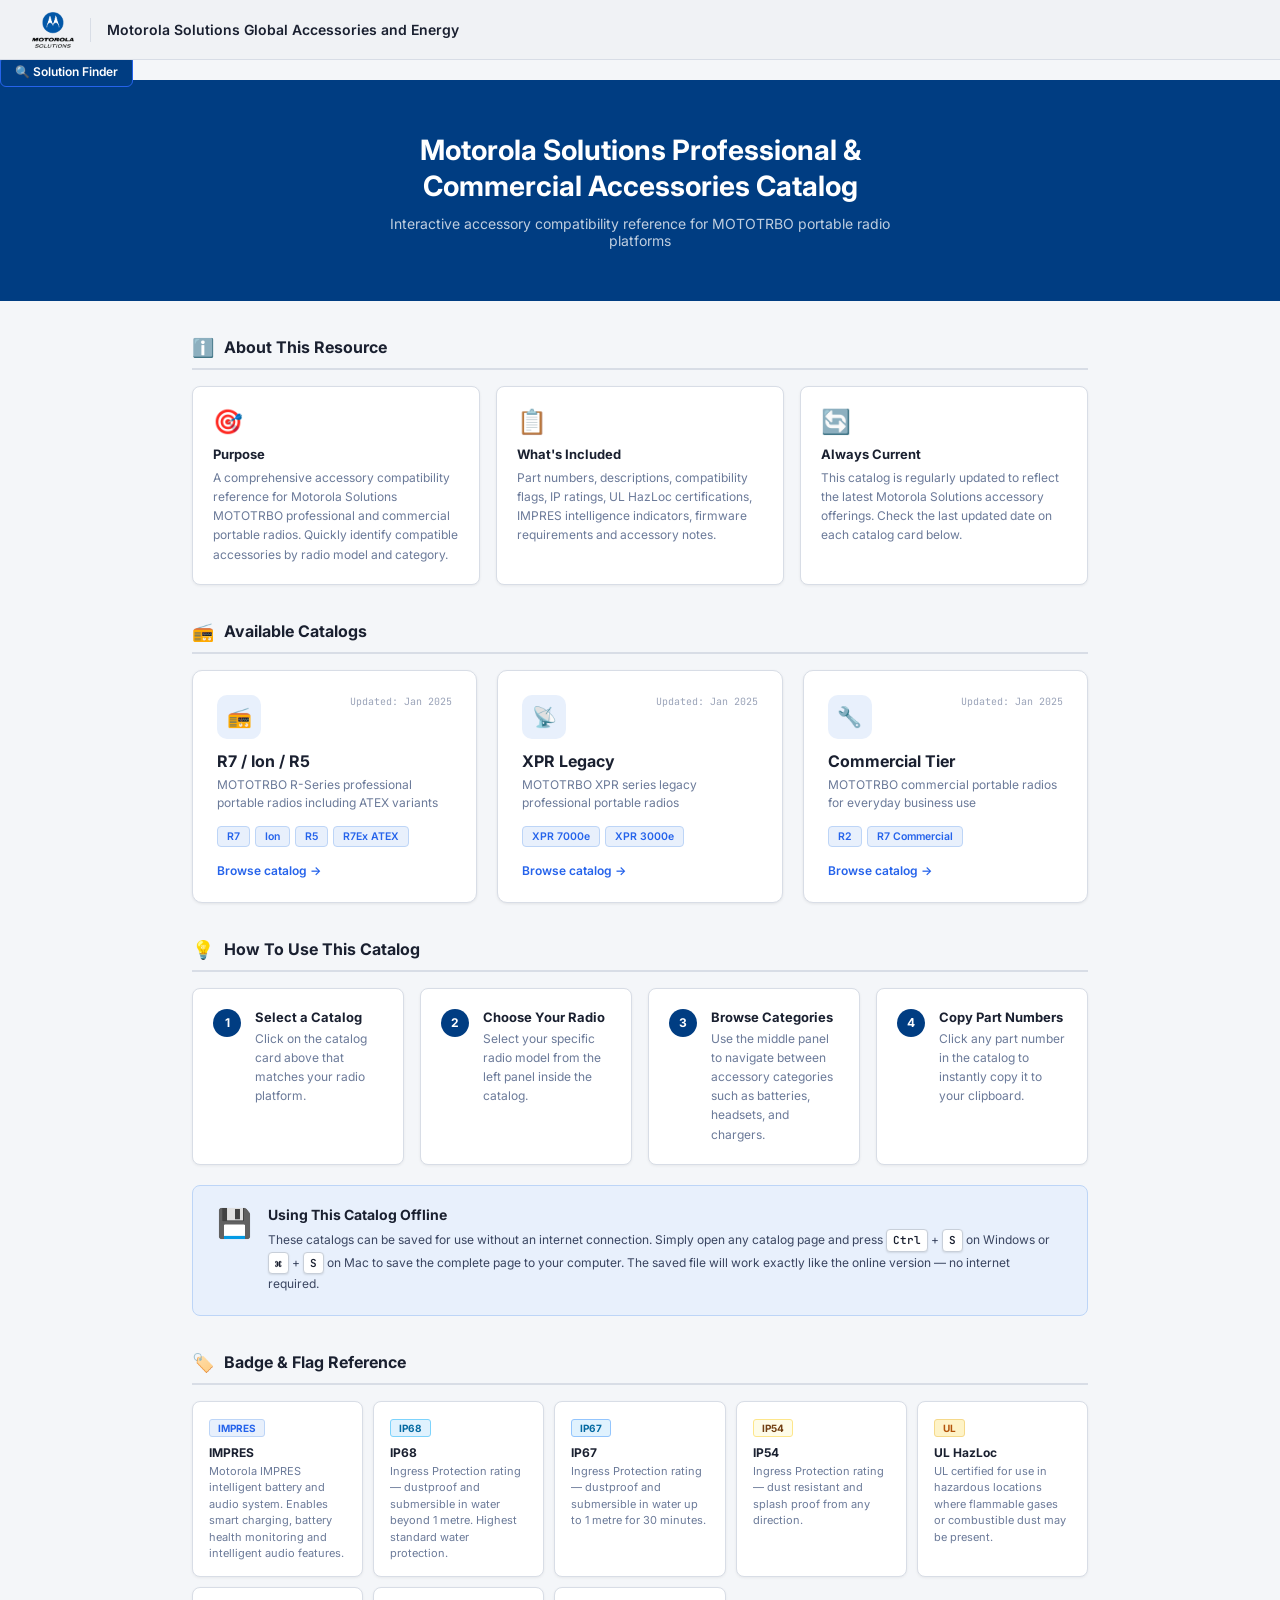
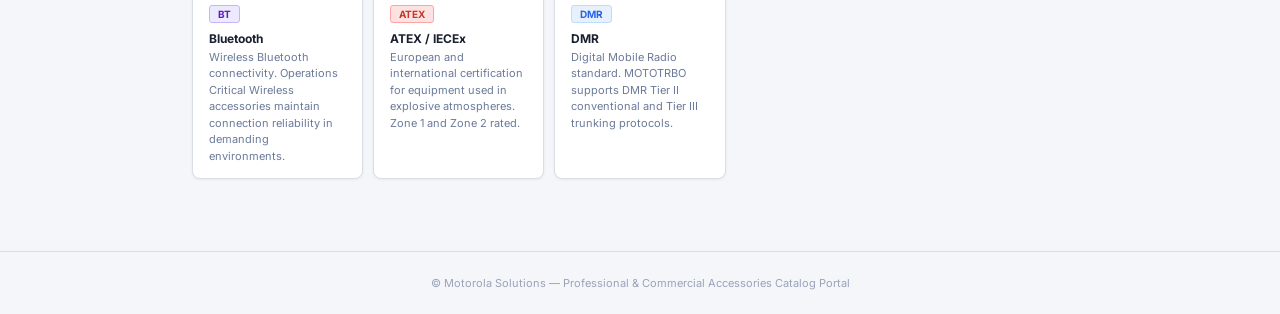
<file: index.html>
<!DOCTYPE html>
<html lang="en">
<head>
<meta charset="UTF-8">
<meta name="viewport" content="width=device-width, initial-scale=1.0">
<title>Motorola Solutions — Professional & Commercial Accessories Catalog</title>
<link rel="preconnect" href="https://fonts.googleapis.com">
<link href="https://fonts.googleapis.com/css2?family=Inter:wght@400;500;600;700&family=JetBrains+Mono:wght@400;600&display=swap" rel="stylesheet">
<style>
*, *::before, *::after { box-sizing: border-box; margin: 0; padding: 0; }

body {
  font-family: 'Inter', sans-serif;
  background: #f4f6f9;
  color: #1a2030;
  min-height: 100vh;
}

/* ── TOPBAR ── */
.topbar {
  background: #f0f2f5;
  border-bottom: 1px solid #d8dde6;
  padding: 0 32px;
  height: 60px;
  display: flex;
  align-items: center;
  gap: 16px;
  position: sticky; top: 0; z-index: 100;
}
.tb-logo { height: 36px; width: auto; }
.tb-sep { width: 1px; height: 24px; background: #d8dde6; }
.tb-title { font-size: 14px; font-weight: 600; color: #1a2030; }

/* ── HERO ── */
.hero {
  background: #003d82;
  color: #fff;
  padding: 52px 32px;
  text-align: center;
}
.hero h1 { font-size: 28px; font-weight: 700; margin-bottom: 10px; line-height: 1.3; }
.hero p { font-size: 14px; color: rgba(255,255,255,0.75); max-width: 560px; margin: 0 auto; }

/* ── PAGE WRAPPER ── */
.page-wrap { max-width: 960px; margin: 0 auto; padding: 0 32px 48px; }

/* ── SECTION HEADERS ── */
.section-header {
  display: flex; align-items: center; gap: 10px;
  margin: 36px 0 16px;
  padding-bottom: 10px;
  border-bottom: 2px solid #d8dde6;
}
.section-header h2 { font-size: 16px; font-weight: 700; color: #1a2030; }
.section-icon { font-size: 18px; }

/* ── INTRO SECTION ── */
.intro-grid {
  display: grid;
  grid-template-columns: repeat(auto-fit, minmax(200px, 1fr));
  gap: 16px;
}
.intro-card {
  background: #fff;
  border: 1px solid #d8dde6;
  border-radius: 8px;
  padding: 20px;
  box-shadow: 0 1px 3px rgba(0,0,0,0.06);
}
.intro-card-icon { font-size: 24px; margin-bottom: 10px; }
.intro-card-title { font-size: 13px; font-weight: 700; color: #1a2030; margin-bottom: 6px; }
.intro-card-text { font-size: 12px; color: #6b7a99; line-height: 1.6; }

/* ── CATALOG CARDS ── */
.catalogs {
  display: grid;
  grid-template-columns: repeat(auto-fit, minmax(260px, 1fr));
  gap: 20px;
}
.catalog-card {
  background: #fff;
  border: 1px solid #d8dde6;
  border-radius: 10px;
  padding: 24px;
  box-shadow: 0 1px 3px rgba(0,0,0,0.08);
  transition: box-shadow 0.2s, transform 0.2s;
  text-decoration: none;
  color: inherit;
  display: block;
}
.catalog-card:hover {
  box-shadow: 0 4px 16px rgba(0,0,0,0.12);
  transform: translateY(-2px);
}
.card-top { display: flex; align-items: flex-start; justify-content: space-between; margin-bottom: 12px; }
.card-icon {
  width: 44px; height: 44px;
  background: #e8f0fc;
  border-radius: 10px;
  display: flex; align-items: center; justify-content: center;
  font-size: 20px;
}
.card-updated {
  font-size: 10px; color: #9aa3b8;
  font-family: 'JetBrains Mono', monospace;
}
.card-title { font-size: 16px; font-weight: 700; color: #1a2030; margin-bottom: 5px; }
.card-sub { font-size: 12px; color: #6b7a99; margin-bottom: 14px; line-height: 1.5; }
.card-pages { display: flex; flex-wrap: wrap; gap: 5px; margin-bottom: 16px; }
.card-page {
  font-size: 10.5px; font-weight: 600;
  padding: 3px 9px; border-radius: 4px;
  background: #e8f0fc; color: #2563eb;
  border: 1px solid #bdd5f7;
}
.card-arrow { font-size: 12px; font-weight: 600; color: #2563eb; }

/* ── HOW TO USE ── */
.how-grid {
  display: grid;
  grid-template-columns: repeat(auto-fit, minmax(200px, 1fr));
  gap: 16px;
}
.how-card {
  background: #fff;
  border: 1px solid #d8dde6;
  border-radius: 8px;
  padding: 20px;
  box-shadow: 0 1px 3px rgba(0,0,0,0.06);
  display: flex; gap: 14px; align-items: flex-start;
}
.how-step {
  width: 28px; height: 28px; flex-shrink: 0;
  background: #003d82; color: #fff;
  border-radius: 50%;
  display: flex; align-items: center; justify-content: center;
  font-size: 12px; font-weight: 700;
}
.how-title { font-size: 13px; font-weight: 700; color: #1a2030; margin-bottom: 4px; }
.how-text { font-size: 12px; color: #6b7a99; line-height: 1.6; }

/* ── OFFLINE BOX ── */
.offline-box {
  background: #e8f0fc;
  border: 1px solid #bdd5f7;
  border-radius: 8px;
  padding: 20px 24px;
  display: flex; align-items: flex-start; gap: 16px;
}
.offline-icon { font-size: 28px; flex-shrink: 0; }
.offline-title { font-size: 14px; font-weight: 700; color: #1a2030; margin-bottom: 6px; }
.offline-text { font-size: 12px; color: #3a4560; line-height: 1.7; }
.kbd {
  display: inline-block;
  font-family: 'JetBrains Mono', monospace;
  font-size: 11px; font-weight: 600;
  background: #fff; color: #1a2030;
  border: 1px solid #c8cfd9;
  border-radius: 4px;
  padding: 1px 6px;
  box-shadow: 0 1px 2px rgba(0,0,0,0.1);
}

/* ── LEGEND ── */
.legend-grid {
  display: grid;
  grid-template-columns: repeat(auto-fit, minmax(160px, 1fr));
  gap: 10px;
}
.legend-item {
  background: #fff;
  border: 1px solid #d8dde6;
  border-radius: 8px;
  padding: 14px 16px;
  box-shadow: 0 1px 3px rgba(0,0,0,0.06);
}
.legend-badge {
  display: inline-block;
  font-size: 10px; font-weight: 700;
  padding: 2px 8px; border-radius: 3px;
  margin-bottom: 8px;
}
.lb-impres { background: #e8f0fc; color: #2563eb; border: 1px solid #bdd5f7; }
.lb-ip68   { background: #e0f2fe; color: #0369a1; border: 1px solid #7dd3fc; }
.lb-ip67   { background: #e0f2fe; color: #0369a1; border: 1px solid #93c5fd; }
.lb-ip54   { background: #fefce8; color: #713f12; border: 1px solid #fde68a; }
.lb-ul     { background: #fef3c7; color: #b45309; border: 1px solid #f5d98a; }
.lb-bt     { background: #ede9fe; color: #5b21b6; border: 1px solid #c4b5fd; }
.lb-atex   { background: #fee2e2; color: #c0392b; border: 1px solid #fca5a5; }
.lb-dmr    { background: #e8f0fc; color: #2563eb; border: 1px solid #bfdbfe; }
.legend-title { font-size: 12px; font-weight: 700; color: #1a2030; margin-bottom: 3px; }
.legend-desc { font-size: 11px; color: #6b7a99; line-height: 1.5; }

/* ── FOOTER ── */
.footer {
  text-align: center;
  padding: 24px 32px;
  font-size: 11px;
  color: #9aa3b8;
  border-top: 1px solid #d8dde6;
  margin-top: 24px;
}
</style>
</head>
<body>

<!-- TOPBAR -->
<div class="topbar">
  <img class="tb-logo" src="Shared/motorola-solutions-logo.png" alt="Motorola Solutions">
  <div class="tb-sep"></div>
  <span class="tb-title">Motorola Solutions Global Accessories and Energy</span>
</div>

<a href="https://www.motorolasolutions.com/en_us/solution-finder.html" target="_blank" style="
  margin-left: auto;
  background: #003d82;
  color: #fff;
  font-size: 12px;
  font-weight: 600;
  padding: 7px 14px;
  border-radius: 6px;
  text-decoration: none;
  white-space: nowrap;
  border: 1px solid #2563eb;
">🔍 Solution Finder</a>

<!-- HERO -->
<div class="hero">
  <h1>Motorola Solutions Professional &amp;<br>Commercial Accessories Catalog</h1>
  <p>Interactive accessory compatibility reference for MOTOTRBO portable radio platforms</p>
</div>

<div class="page-wrap">

  <!-- INTRO -->
  <div class="section-header">
    <span class="section-icon">ℹ️</span>
    <h2>About This Resource</h2>
  </div>
  <div class="intro-grid">
    <div class="intro-card">
      <div class="intro-card-icon">🎯</div>
      <div class="intro-card-title">Purpose</div>
      <div class="intro-card-text">A comprehensive accessory compatibility reference for Motorola Solutions MOTOTRBO professional and commercial portable radios. Quickly identify compatible accessories by radio model and category.</div>
    </div>
    <div class="intro-card">
      <div class="intro-card-icon">📋</div>
      <div class="intro-card-title">What's Included</div>
      <div class="intro-card-text">Part numbers, descriptions, compatibility flags, IP ratings, UL HazLoc certifications, IMPRES intelligence indicators, firmware requirements and accessory notes.</div>
    </div>
    <div class="intro-card">
      <div class="intro-card-icon">🔄</div>
      <div class="intro-card-title">Always Current</div>
      <div class="intro-card-text">This catalog is regularly updated to reflect the latest Motorola Solutions accessory offerings. Check the last updated date on each catalog card below.</div>
    </div>
  </div>

  <!-- CATALOGS -->
  <div class="section-header">
    <span class="section-icon">📻</span>
    <h2>Available Catalogs</h2>
  </div>
  <div class="catalogs">

    <a class="catalog-card" href="PCR/r7.html">
      <div class="card-top">
        <div class="card-icon">📻</div>
        <span class="card-updated">Updated: Jan 2025</span>
      </div>
      <div class="card-title">R7 / Ion / R5</div>
      <div class="card-sub">MOTOTRBO R-Series professional portable radios including ATEX variants</div>
      <div class="card-pages">
        <span class="card-page">R7</span>
        <span class="card-page">Ion</span>
        <span class="card-page">R5</span>
        <span class="card-page">R7Ex ATEX</span>
      </div>
      <div class="card-arrow">Browse catalog →</div>
    </a>

    <a class="catalog-card" href="PCR/xpr-legacy.html">
      <div class="card-top">
        <div class="card-icon">📡</div>
        <span class="card-updated">Updated: Jan 2025</span>
      </div>
      <div class="card-title">XPR Legacy</div>
      <div class="card-sub">MOTOTRBO XPR series legacy professional portable radios</div>
      <div class="card-pages">
        <span class="card-page">XPR 7000e</span>
        <span class="card-page">XPR 3000e</span>
      </div>
      <div class="card-arrow">Browse catalog →</div>
    </a>

    <a class="catalog-card" href="PCR/commercial-tier.html">
      <div class="card-top">
        <div class="card-icon">🔧</div>
        <span class="card-updated">Updated: Jan 2025</span>
      </div>
      <div class="card-title">Commercial Tier</div>
      <div class="card-sub">MOTOTRBO commercial portable radios for everyday business use</div>
      <div class="card-pages">
        <span class="card-page">R2</span>
        <span class="card-page">R7 Commercial</span>
      </div>
      <div class="card-arrow">Browse catalog →</div>
    </a>

  </div>

  <!-- HOW TO USE -->
  <div class="section-header">
    <span class="section-icon">💡</span>
    <h2>How To Use This Catalog</h2>
  </div>
  <div class="how-grid">
    <div class="how-card">
      <div class="how-step">1</div>
      <div>
        <div class="how-title">Select a Catalog</div>
        <div class="how-text">Click on the catalog card above that matches your radio platform.</div>
      </div>
    </div>
    <div class="how-card">
      <div class="how-step">2</div>
      <div>
        <div class="how-title">Choose Your Radio</div>
        <div class="how-text">Select your specific radio model from the left panel inside the catalog.</div>
      </div>
    </div>
    <div class="how-card">
      <div class="how-step">3</div>
      <div>
        <div class="how-title">Browse Categories</div>
        <div class="how-text">Use the middle panel to navigate between accessory categories such as batteries, headsets, and chargers.</div>
      </div>
    </div>
    <div class="how-card">
      <div class="how-step">4</div>
      <div>
        <div class="how-title">Copy Part Numbers</div>
        <div class="how-text">Click any part number in the catalog to instantly copy it to your clipboard.</div>
      </div>
    </div>
  </div>

  <!-- OFFLINE BOX -->
  <div class="offline-box" style="margin-top: 20px;">
    <div class="offline-icon">💾</div>
    <div>
      <div class="offline-title">Using This Catalog Offline</div>
      <div class="offline-text">
        These catalogs can be saved for use without an internet connection. Simply open any catalog page and press <span class="kbd">Ctrl</span> + <span class="kbd">S</span> on Windows or <span class="kbd">⌘</span> + <span class="kbd">S</span> on Mac to save the complete page to your computer. The saved file will work exactly like the online version — no internet required.
      </div>
    </div>
  </div>

  <!-- LEGEND -->
  <div class="section-header">
    <span class="section-icon">🏷️</span>
    <h2>Badge & Flag Reference</h2>
  </div>
  <div class="legend-grid">
    <div class="legend-item">
      <div class="legend-badge lb-impres">IMPRES</div>
      <div class="legend-title">IMPRES</div>
      <div class="legend-desc">Motorola IMPRES intelligent battery and audio system. Enables smart charging, battery health monitoring and intelligent audio features.</div>
    </div>
    <div class="legend-item">
      <div class="legend-badge lb-ip68">IP68</div>
      <div class="legend-title">IP68</div>
      <div class="legend-desc">Ingress Protection rating — dustproof and submersible in water beyond 1 metre. Highest standard water protection.</div>
    </div>
    <div class="legend-item">
      <div class="legend-badge lb-ip67">IP67</div>
      <div class="legend-title">IP67</div>
      <div class="legend-desc">Ingress Protection rating — dustproof and submersible in water up to 1 metre for 30 minutes.</div>
    </div>
    <div class="legend-item">
      <div class="legend-badge lb-ip54">IP54</div>
      <div class="legend-title">IP54</div>
      <div class="legend-desc">Ingress Protection rating — dust resistant and splash proof from any direction.</div>
    </div>
    <div class="legend-item">
      <div class="legend-badge lb-ul">UL</div>
      <div class="legend-title">UL HazLoc</div>
      <div class="legend-desc">UL certified for use in hazardous locations where flammable gases or combustible dust may be present.</div>
    </div>
    <div class="legend-item">
      <div class="legend-badge lb-bt">BT</div>
      <div class="legend-title">Bluetooth</div>
      <div class="legend-desc">Wireless Bluetooth connectivity. Operations Critical Wireless accessories maintain connection reliability in demanding environments.</div>
    </div>
    <div class="legend-item">
      <div class="legend-badge lb-atex">ATEX</div>
      <div class="legend-title">ATEX / IECEx</div>
      <div class="legend-desc">European and international certification for equipment used in explosive atmospheres. Zone 1 and Zone 2 rated.</div>
    </div>
    <div class="legend-item">
      <div class="legend-badge lb-dmr">DMR</div>
      <div class="legend-title">DMR</div>
      <div class="legend-desc">Digital Mobile Radio standard. MOTOTRBO supports DMR Tier II conventional and Tier III trunking protocols.</div>
    </div>
  </div>

</div>

<!-- FOOTER -->
<div class="footer">
  © Motorola Solutions — Professional &amp; Commercial Accessories Catalog Portal
</div>

</body>
</html>
</file>
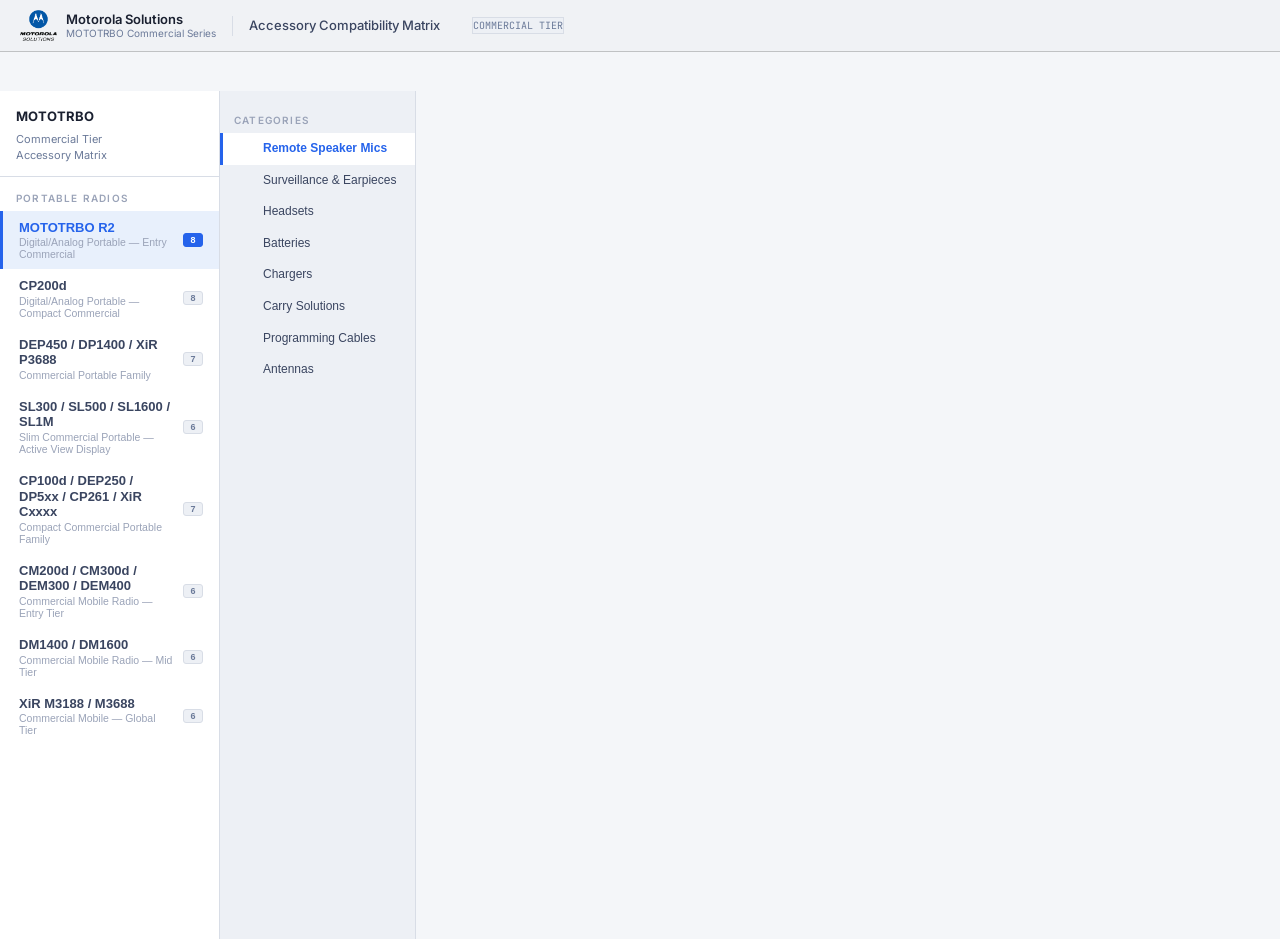
<file: PCR/commercial-tier.html>
<!DOCTYPE html>
<html lang="en">
<head>
<meta charset="UTF-8">
<meta name="viewport" content="width=device-width, initial-scale=1.0">
<title>MOTOTRBO Commercial Tier — Accessory Compatibility Matrix</title>
<link rel="stylesheet" href="../Shared/styles.css">
<style>
  :root {
    --acc:      #2563eb;
    --acc-lt:   #e8f0fc;
    --acc-dark: #003d82;
  }
</style>
<link rel="preconnect" href="https://fonts.googleapis.com">
<link href="https://fonts.googleapis.com/css2?family=Inter:wght@400;500;600;700&family=JetBrains+Mono:wght@400;600&display=swap" rel="stylesheet">
</head>
<body>

<div class="topbar">
  <div class="tb-brand">
    <img class="tb-logo" src="../Shared/motorola-solutions-logo.png" alt="Motorola Solutions">
    <div class="tb-name">Motorola Solutions<span>MOTOTRBO Commercial Series</span></div>
  </div>
  <div class="tb-sep"></div>
  <span class="tb-title">Accessory Compatibility Matrix</span>
  <div class="tb-spacer"></div>
  <span class="tb-tag">COMMERCIAL TIER</span>
</div>

<div class="page-body">
  <nav class="radio-sidebar" id="radioSidebar"></nav>
  <nav class="cat-sidebar" id="catSidebar"></nav>
  <main class="content-panel" id="contentPanel">
    <div class="content-inner" id="contentInner"></div>
  </main>
</div>

<div class="copy-toast" id="copyToast">Part number copied!</div>

<script>
const CATALOG_TITLE    = 'MOTOTRBO';
const CATALOG_SUBTITLE = 'Commercial Tier<br>Accessory Matrix';
</script>

<script src="commercial-tier-data.js"></script>
<script src="../Shared/catalog.js"></script>

</body>
</html>
</file>
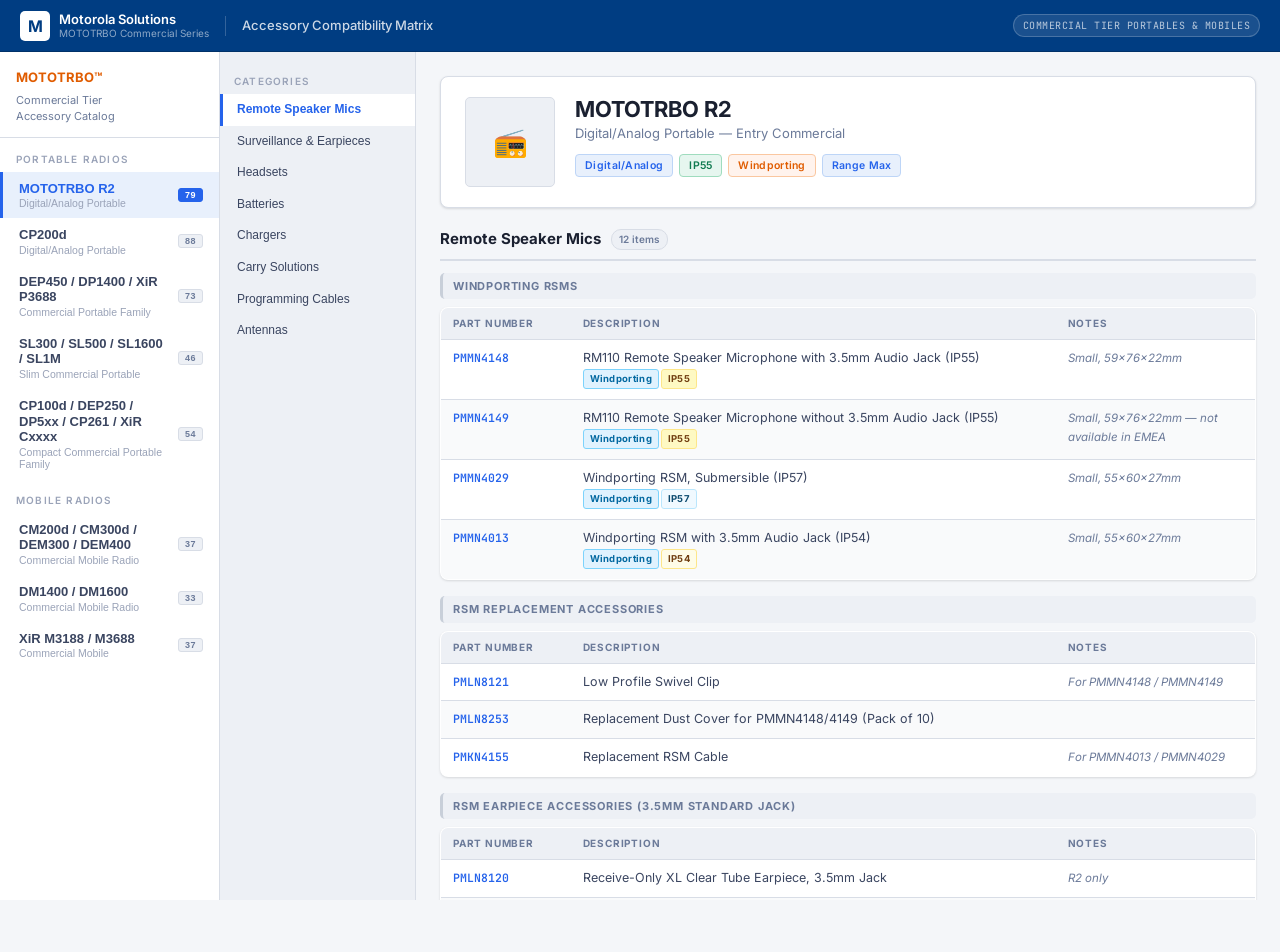
<file: PCR/PCR COMMERCIAL.HTML>
<!DOCTYPE html>
<html lang="en">
<head>
<meta charset="UTF-8">
<meta name="viewport" content="width=device-width, initial-scale=1.0">
<title>MOTOTRBO Commercial Tier — Accessory Compatibility Matrix</title>
<style>

*, *::before, *::after { box-sizing: border-box; margin: 0; padding: 0; }

:root {
  --bg:        #f4f6f9;
  --bg2:       #edf0f5;
  --surface:   #ffffff;
  --surface2:  #f9fafb;
  --border:    #d8dde6;
  --border2:   #c8cfd9;
  --text:      #1a2030;
  --text2:     #3a4560;
  --muted:     #6b7a99;
  --dim:       #9aa3b8;
  --blue:      #0057b8;
  --blue-dark: #003d82;
  --blue-mid:  #1a6ed4;
  --blue-lt:   #e8f0fc;
  --blue-acc:  #2563eb;
  --orange:    #d95f00;
  --green:     #0f7a50;
  --green-lt:  #e6f6ef;
  --red:       #c0392b;
  --red-lt:    #fef2f2;
  --amber:     #b45309;
  --amber-lt:  #fef3c7;
  --cyan:      #0369a1;
  --cyan-lt:   #e0f2fe;
  --purple:    #5b21b6;
  --purple-lt: #ede9fe;
  --trbo:      #e05c00;
  --trbo-lt:   #fff3ed;
  --radio-w:   220px;
  --cat-w:     196px;
  --radius:    8px;
  --radius-sm: 5px;
  --shadow:    0 1px 3px rgba(0,0,0,0.08), 0 1px 2px rgba(0,0,0,0.05);
  --shadow-md: 0 4px 12px rgba(0,0,0,0.1);
}

html { scroll-behavior: smooth; }
body {
  font-family: 'Inter', sans-serif;
  background: var(--bg);
  color: var(--text);
  min-height: 100vh;
  overflow: hidden;
  font-size: 13px;
  line-height: 1.5;
}

/* ── TOPBAR ── */
.topbar {
  position: fixed; top: 0; left: 0; right: 0; z-index: 200;
  height: 52px;
  background: var(--blue-dark);
  border-bottom: 1px solid rgba(0,0,0,0.2);
  display: flex; align-items: center;
  padding: 0 20px; gap: 16px;
}
.tb-brand { display: flex; align-items: center; gap: 9px; }
.tb-m {
  width: 30px; height: 30px; background: #fff; border-radius: 5px;
  display: flex; align-items: center; justify-content: center;
  font-family: 'Inter', sans-serif; font-weight: 700; font-size: 16px;
  color: var(--blue-dark); flex-shrink: 0; letter-spacing: -0.5px;
}
.tb-name { font-size: 13px; font-weight: 600; color: #fff; line-height: 1.2; }
.tb-name span { display: block; font-size: 10px; font-weight: 400; color: rgba(255,255,255,0.55); }
.tb-sep { width: 1px; height: 20px; background: rgba(255,255,255,0.2); }
.tb-title { font-size: 13px; font-weight: 500; color: rgba(255,255,255,0.8); }
.tb-spacer { flex: 1; }
.tb-tag {
  font-family: 'JetBrains Mono', monospace;
  font-size: 10px; color: rgba(255,255,255,0.7);
  background: rgba(255,255,255,0.1);
  border: 1px solid rgba(255,255,255,0.2);
  padding: 3px 9px; border-radius: 20px; letter-spacing: 0.5px;
}

/* ── THREE-PANEL LAYOUT ── */
.page-body {
  display: flex;
  margin-top: 52px;
  height: calc(100vh - 52px);
  overflow: hidden;
}

/* ── PANEL 1 — RADIO LIST ── */
.radio-sidebar {
  width: var(--radio-w); flex-shrink: 0;
  background: var(--surface);
  border-right: 1px solid var(--border);
  display: flex; flex-direction: column;
  overflow-y: auto; height: 100%;
}
.rs-logo-row {
  padding: 16px 16px 12px;
  border-bottom: 1px solid var(--border);
  flex-shrink: 0;
}
.rs-logo-row p { font-size: 11px; color: var(--muted); line-height: 1.5; margin-top: 4px; }
.rs-group-label {
  font-size: 10px; font-weight: 600; letter-spacing: 1.2px;
  text-transform: uppercase; color: var(--dim);
  padding: 14px 16px 5px;
}
.rs-divider { height: 1px; background: var(--border); margin: 6px 12px; }
.radio-btn {
  display: flex; align-items: center;
  width: 100%; padding: 9px 16px;
  border: none; background: none;
  cursor: pointer; text-align: left;
  border-left: 3px solid transparent;
  transition: background 0.12s, border-color 0.12s;
  gap: 10px;
}
.radio-btn:hover { background: var(--bg); }
.radio-btn.active { background: var(--blue-lt); border-left-color: var(--blue-acc); }
.rb-inner { flex: 1; min-width: 0; }
.rb-name { font-size: 13px; font-weight: 600; color: var(--text2); display: block; line-height: 1.2; transition: color 0.12s; }
.radio-btn.active .rb-name { color: var(--blue-acc); }
.rb-sub { font-size: 10.5px; color: var(--dim); display: block; margin-top: 1px; }
.rb-badge {
  font-size: 9px; font-weight: 700; letter-spacing: 0.5px;
  padding: 1px 6px; border-radius: 3px; flex-shrink: 0;
  background: var(--bg2); color: var(--muted);
  border: 1px solid var(--border);
}
.radio-btn.active .rb-badge { background: var(--blue-acc); color: #fff; border-color: var(--blue-acc); }

/* ── PANEL 2 — CATEGORIES ── */
.cat-sidebar {
  width: var(--cat-w); flex-shrink: 0;
  background: var(--bg2);
  border-right: 1px solid var(--border);
  overflow-y: auto; height: 100%;
  padding: 12px 0;
}
.cs-label {
  font-size: 10px; font-weight: 600; letter-spacing: 1.2px;
  text-transform: uppercase; color: var(--dim);
  padding: 10px 14px 5px;
}
.cs-divider { height: 1px; background: var(--border); margin: 5px 10px; }
.cat-btn {
  display: flex; align-items: center; gap: 8px;
  width: 100%; padding: 8px 14px;
  border: none; background: none;
  cursor: pointer; text-align: left;
  border-left: 3px solid transparent;
  transition: background 0.12s;
}
.cat-btn:hover { background: var(--bg); }
.cat-btn.active { background: var(--surface); border-left-color: var(--blue-acc); }
.cb-icon { font-size: 13px; width: 18px; text-align: center; flex-shrink: 0; }
.cb-label { font-size: 12px; font-weight: 500; color: var(--text2); flex: 1; line-height: 1.3; transition: color 0.12s; }
.cat-btn.active .cb-label { color: var(--blue-acc); font-weight: 600; }

/* ── PANEL 3 — CONTENT ── */
.content-panel {
  flex: 1; min-width: 0;
  overflow-y: auto; height: 100%;
  background: var(--bg);
}
.content-inner { padding: 24px; max-width: 1100px; }

/* ── RADIO HEADER ── */
.radio-header {
  background: var(--surface);
  border: 1px solid var(--border);
  border-radius: var(--radius);
  padding: 20px 24px;
  margin-bottom: 20px;
  display: flex; align-items: flex-start; gap: 20px;
  box-shadow: var(--shadow);
}
.rh-img-wrap {
  width: 90px; height: 90px; flex-shrink: 0;
  background: var(--bg2);
  border-radius: var(--radius-sm);
  border: 1px solid var(--border);
  display: flex; align-items: center; justify-content: center;
  overflow: hidden;
}
.rh-img-placeholder { font-size: 28px; color: var(--dim); }
.rh-info { flex: 1; min-width: 0; }
.rh-name { font-size: 22px; font-weight: 700; color: var(--text); line-height: 1.1; }
.rh-sub { font-size: 13px; color: var(--muted); margin-top: 3px; }
.rh-tags { display: flex; flex-wrap: wrap; gap: 6px; margin-top: 10px; }
.rh-tag {
  font-size: 10.5px; font-weight: 600; letter-spacing: 0.3px;
  padding: 3px 9px; border-radius: 4px;
  background: var(--blue-lt); color: var(--blue-acc);
  border: 1px solid #bdd5f7;
}
.rh-tag.orange { background: var(--trbo-lt); color: var(--trbo); border-color: #fac7a0; }
.rh-tag.green  { background: var(--green-lt); color: var(--green); border-color: #9fdcbe; }
.rh-tag.amber  { background: var(--amber-lt); color: var(--amber); border-color: #f5d98a; }
.rh-tag.red    { background: var(--red-lt); color: var(--red); border-color: #fca5a5; }

/* ── CATEGORY SECTION ── */
.cat-section { margin-bottom: 24px; }
.cat-section-header {
  display: flex; align-items: center; gap: 10px;
  margin-bottom: 12px; padding-bottom: 8px;
  border-bottom: 2px solid var(--border);
}
.cat-section-icon { font-size: 16px; }
.cat-section-title { font-size: 15px; font-weight: 700; color: var(--text); }
.cat-section-count {
  font-size: 10px; font-weight: 600;
  padding: 2px 7px; border-radius: 10px;
  background: var(--bg2); color: var(--muted);
  border: 1px solid var(--border);
}

/* ── ACCESSORY SUBSECTION ── */
.acc-subsection { margin-bottom: 16px; }
.acc-subsection-title {
  font-size: 11px; font-weight: 700; letter-spacing: 0.8px;
  text-transform: uppercase; color: var(--muted);
  margin-bottom: 8px; padding: 5px 10px;
  background: var(--bg2); border-radius: var(--radius-sm);
  border-left: 3px solid var(--border2);
}

/* ── ACCESSORY TABLE ── */
.acc-table {
  width: 100%;
  border-collapse: collapse;
  background: var(--surface);
  border: 1px solid var(--border);
  border-radius: var(--radius);
  overflow: hidden;
  box-shadow: var(--shadow);
  font-size: 12.5px;
}
.acc-table th {
  background: var(--bg2);
  color: var(--muted);
  font-size: 10px; font-weight: 700;
  letter-spacing: 0.8px; text-transform: uppercase;
  padding: 8px 12px; text-align: left;
  border-bottom: 1px solid var(--border);
}
.acc-table td {
  padding: 9px 12px;
  border-bottom: 1px solid var(--border);
  vertical-align: top;
}
.acc-table tr:last-child td { border-bottom: none; }
.acc-table tr:nth-child(even) td { background: var(--surface2); }
.acc-table tr:hover td { background: var(--blue-lt); }

.pn {
  font-family: 'JetBrains Mono', monospace;
  font-size: 11.5px; font-weight: 600;
  color: var(--blue-acc);
  white-space: nowrap;
  cursor: pointer;
}
.pn:hover { text-decoration: underline; }
.desc { color: var(--text2); line-height: 1.4; }
.note { color: var(--muted); font-size: 11.5px; font-style: italic; }
.badge-cell { white-space: nowrap; }
.badge {
  display: inline-block;
  font-size: 9.5px; font-weight: 700; letter-spacing: 0.3px;
  padding: 2px 6px; border-radius: 3px; margin: 1px 2px 1px 0;
}
.badge-windport { background: var(--cyan-lt); color: var(--cyan); border: 1px solid #7dd3fc; }
.badge-nc       { background: var(--purple-lt); color: var(--purple); border: 1px solid #c4b5fd; }
.badge-ip57   { background: #f0f9ff; color: #0c4a6e; border: 1px solid #bae6fd; }
.badge-ip55   { background: #fef9c3; color: #713f12; border: 1px solid #fde68a; }
.badge-ip54   { background: #fefce8; color: #713f12; border: 1px solid #fde68a; }
.badge-ip67   { background: #e0f2fe; color: #0369a1; border: 1px solid #93c5fd; }
.badge-green  { background: var(--green-lt); color: var(--green); border: 1px solid #9fdcbe; }
.badge-orange { background: var(--trbo-lt); color: var(--trbo); border: 1px solid #fac7a0; }
.badge-blue   { background: var(--blue-lt); color: var(--blue-acc); border: 1px solid #bdd5f7; }

.copy-toast {
  position: fixed; bottom: 24px; right: 24px; z-index: 9999;
  background: var(--text); color: #fff;
  padding: 8px 16px; border-radius: 6px;
  font-size: 12px; font-weight: 500;
  opacity: 0; pointer-events: none;
  transition: opacity 0.2s;
  box-shadow: var(--shadow-md);
}
.copy-toast.show { opacity: 1; }

.empty-state {
  text-align: center; padding: 60px 20px; color: var(--muted);
}
.empty-state .es-icon { font-size: 40px; margin-bottom: 12px; }
.empty-state p { font-size: 14px; }


.table-wrap { background:var(--surface); border:1px solid var(--border); border-radius:var(--radius);
  overflow:hidden; overflow-x:auto; box-shadow:var(--shadow); margin-bottom:8px; }
.table-wrap table { width:100%; border-collapse:collapse; font-size:12.5px; }
.table-wrap thead tr { background:var(--bg2); border-bottom:2px solid var(--border); }
.table-wrap thead th { padding:8px 12px; text-align:left; font-size:10px; font-weight:700;
  letter-spacing:0.8px; text-transform:uppercase; color:var(--muted); white-space:nowrap; }
.table-wrap thead th.tc { text-align:center; }
.table-wrap tbody tr { border-bottom:1px solid var(--border); transition:background 0.1s; cursor:pointer; }
.table-wrap tbody tr:last-child { border-bottom:none; }
.table-wrap tbody tr:hover { background:var(--bg); }
.table-wrap td { padding:10px 12px; vertical-align:middle; }
.table-wrap td.tc { text-align:center; }
.td-main { font-weight:500; color:var(--text); line-height:1.35; }
.td-note { font-size:11px; color:var(--muted); margin-top:3px; line-height:1.4; }
.ck   { color:var(--green); font-size:15px; font-weight:700; }
.dash { color:var(--dim); font-size:13px; }

</style>
<link rel="preconnect" href="https://fonts.googleapis.com">
<link href="https://fonts.googleapis.com/css2?family=Inter:wght@400;500;600;700&family=JetBrains+Mono:wght@400;600&display=swap" rel="stylesheet">
</head>
<body>

<div class="topbar">
  <div class="tb-brand">
    <div class="tb-m">M</div>
    <div class="tb-name">Motorola Solutions<span>MOTOTRBO Commercial Series</span></div>
  </div>
  <div class="tb-sep"></div>
  <span class="tb-title">Accessory Compatibility Matrix</span>
  <div class="tb-spacer"></div>
  <span class="tb-tag">COMMERCIAL TIER PORTABLES &amp; MOBILES</span>
</div>

<div class="page-body">
  <nav class="radio-sidebar" id="radioSidebar"></nav>
  <nav class="cat-sidebar" id="catSidebar"></nav>
  <main class="content-panel" id="contentPanel">
    <div class="content-inner" id="contentInner"></div>
  </main>
</div>

<div class="copy-toast" id="copyToast">Part number copied!</div>

<script>
const RADIOS = {

  // ── R2 PORTABLE ────────────────────────────────────────────────────────────
  'r2': {
    name: 'MOTOTRBO R2',
    sub: 'Digital/Analog Portable — Entry Commercial',
    tags: ['Digital/Analog', 'IP55', 'Windporting', 'Range Max'],
    tagStyles: ['', 'green', 'orange', ''],
    categories: {
      rsm: {
        label: 'Remote Speaker Mics',
        icon: '',
        sections: [
          {
            title: 'Windporting RSMs',
            items: [
              { pn: 'PMMN4148', desc: 'RM110 Remote Speaker Microphone with 3.5mm Audio Jack (IP55)', badges: ['WINDPORT','IP55'], note: 'Small, 59×76×22mm' },
              { pn: 'PMMN4149', desc: 'RM110 Remote Speaker Microphone without 3.5mm Audio Jack (IP55)', badges: ['WINDPORT','IP55'], note: 'Small, 59×76×22mm — not available in EMEA' },
              { pn: 'PMMN4029', desc: 'Windporting RSM, Submersible (IP57)', badges: ['WINDPORT','IP57'], note: 'Small, 55×60×27mm' },
              { pn: 'PMMN4013', desc: 'Windporting RSM with 3.5mm Audio Jack (IP54)', badges: ['WINDPORT','IP54'], note: 'Small, 55×60×27mm' },
            ]
          },
          {
            title: 'RSM Replacement Accessories',
            items: [
              { pn: 'PMLN8121', desc: 'Low Profile Swivel Clip', note: 'For PMMN4148 / PMMN4149' },
              { pn: 'PMLN8253', desc: 'Replacement Dust Cover for PMMN4148/4149 (Pack of 10)', note: '' },
              { pn: 'PMKN4155', desc: 'Replacement RSM Cable', note: 'For PMMN4013 / PMMN4029' },
            ]
          },
          {
            title: 'RSM Earpiece Accessories (3.5mm Standard Jack)',
            items: [
              { pn: 'PMLN8120', desc: 'Receive-Only XL Clear Tube Earpiece, 3.5mm Jack', note: 'R2 only' },
              { pn: 'AARLN4885', desc: 'Receive-Only Foam Covered Earbud with Coiled Cord (3.5mm)', note: '' },
              { pn: 'RLN4941',  desc: 'Receive-Only Earpiece with Translucent Tube and Rubber Eartip (3.5mm)', note: '' },
              { pn: 'PMLN4620', desc: 'Receive-Only D-Shell Earpiece (3.5mm)', note: '' },
              { pn: 'WADN4190', desc: 'Receive-Only Flexible Earpiece (3.5mm)', note: '' },
            ]
          },
        ]
      },
      surveillance: {
        cols: ["Part Number", "Description", "Wires", "PTT", "Tube", "VOX", "Noise Cancel"],
        label: 'Surveillance & Earpieces',
        icon: '',
        sections: [
          {
            title: 'Surveillance Kits',
            items: [
              { pn: 'PMLN6530', desc: '2-Wire Surveillance Kit with Translucent Tube, Black', note: '', checks: {wires: "2", ptt: 0, tube: 1, vox: 0, nc: 0} },
              { pn: 'PMLN6445', desc: '2-Wire Surveillance Kit with Translucent Tube, Beige', note: '', checks: {wires: "2", ptt: 0, tube: 1, vox: 0, nc: 0} },
            ]
          },
          {
            title: 'Surveillance Replacement Kits',
            items: [
              { pn: 'RLN6242',     desc: 'Quick Disconnect Low Noise Kit with Translucent Tube and 1 Clear Rubber Eartip', note: '' },
              { pn: '5080370E97',  desc: 'Replacement Standard Clear Rubber Eartip for RLN6242 (Pack of 25)', note: '' },
              { pn: '5080384F72',  desc: 'Replacement Foam Plugs for RLN6242, NRR 24dB (Pack of 50 pairs)', note: '' },
              { pn: 'RLN6282',     desc: 'Replacement Standard Clear Rubber Eartip, Pack of 50', note: '' },
              { pn: 'RLN4760',     desc: 'Small Custom Earpiece, Right Ear', note: '' },
              { pn: 'RLN4761',     desc: 'Medium Custom Earpiece, Right Ear', note: '' },
              { pn: 'RLN4762',     desc: 'Large Custom Earpiece, Right Ear', note: '' },
              { pn: 'RLN4763',     desc: 'Small Custom Earpiece, Left Ear', note: '' },
              { pn: 'RLN4764',     desc: 'Medium Custom Earpiece, Left Ear', note: '' },
              { pn: 'RLN4765',     desc: 'Large Custom Earpiece, Left Ear', note: '' },
            ]
          },
          {
            title: 'Earpieces & Mag One™ Accessories',
            items: [
              { pn: 'PMLN6533', desc: 'Earbud with Combined Microphone and PTT', note: '', checks: {wires: "\u2014", ptt: 1, tube: 0, vox: 0, nc: 0} },
              { pn: 'PMLN6535', desc: 'D-Style Earpiece with Microphone and PTT', note: '', checks: {wires: "\u2014", ptt: 1, tube: 0, vox: 0, nc: 0} },
              { pn: 'PMLN6532', desc: 'Mag One Swivel Earpiece with In-line Mic and PTT', note: '', checks: {wires: "\u2014", ptt: 1, tube: 0, vox: 0, nc: 0} },
              { pn: 'PMLN6534', desc: 'Mag One Earbud with In-line Mic, PTT and VOX Switch', note: '', checks: {wires: "\u2014", ptt: 1, tube: 0, vox: 1, nc: 0} },
              { pn: 'PMLN6531', desc: 'Mag One Ear Receiver with In-line Mic, PTT and VOX Switch', note: '', checks: {wires: "\u2014", ptt: 1, tube: 0, vox: 1, nc: 0} },
            ]
          },
        ]
      },
      headsets: {
        cols: ["Part Number", "Description", "Noise Cancel", "NRR", "PTT", "VOX", "Bone Cond.", "Hard Hat"],
        label: 'Headsets',
        icon: '',
        sections: [
          {
            title: 'Heavy-Duty Headsets',
            items: [
              { pn: 'PMLN7468', desc: 'Heavy-Duty Over-the-Head Dual Muff, Noise-Canceling Boom Mic, 24dB NRR', note: 'No PTT (use radio PTT) — use with retainer kit PMLN8502; not available in EMEA', checks: {nc: 1, nrr: "24dB", ptt: 1, vox: 0, bone: 0, hh: 0} },
              { pn: 'PMLN6854', desc: 'Heavy-Duty Behind-the-Head Dual Muff (Hard Hat Compatible), Noise-Canceling Boom Mic, In-line PTT, 24dB NRR', note: 'Use with retainer kit PMLN8502', checks: {nc: 1, nrr: "24dB", ptt: 1, vox: 0, bone: 0, hh: 1} },
            ]
          },
          {
            title: 'Lightweight Headsets',
            items: [
              { pn: 'PMLN6538', desc: 'Lightweight Over-the-Head Single Muff, Swivel Boom Mic, In-line PTT', note: '', checks: {nc: 0, nrr: "\u2014", ptt: 1, vox: 0, bone: 0, hh: 0} },
              { pn: 'PMLN6542', desc: 'Mag One Ultra-Lite Behind-the-Head, Adjustable, Boom Mic, In-line PTT and VOX', note: '', checks: {nc: 0, nrr: "\u2014", ptt: 1, vox: 1, bone: 0, hh: 0} },
            ]
          },
          {
            title: 'Headset Replacement Parts',
            items: [
              { pn: 'AY000308A01', desc: 'Replacement Cable for Heavy-Duty Headsets', note: 'For PMLN6854 / PMLN7468', checks: {nc: 0, nrr: "\u2014", ptt: 0, vox: 0, bone: 0, hh: 0} },
              { pn: 'AY000310A01', desc: 'Microphone Windscreen with Retaining O-Ring (Qty 5)', note: '', checks: {nc: 0, nrr: "\u2014", ptt: 0, vox: 0, bone: 0, hh: 0} },
              { pn: 'AY000311A01', desc: 'Gel Ear Seal with Mesh and O-Ring (Qty 2)', note: '', checks: {nc: 0, nrr: "\u2014", ptt: 0, vox: 0, bone: 0, hh: 0} },
              { pn: 'AY000312A01', desc: 'Headset Left Microphone Boom Assembly', note: '', checks: {nc: 0, nrr: "\u2014", ptt: 0, vox: 0, bone: 0, hh: 0} },
              { pn: 'AY000313A01', desc: 'Headset Ring Microphone Boom Assembly', note: '', checks: {nc: 0, nrr: "\u2014", ptt: 0, vox: 0, bone: 0, hh: 0} },
              { pn: 'REX4648',     desc: 'Kit with Foam Earpad and Microphone Cover', note: 'For PMLN6538' },
              { pn: 'PMLN8502',    desc: 'Retainer Kit — additional protection when securing accessories to R2', note: 'Required for PMLN7468 and PMLN6854; also compatible with most RSMs and surveillance kits' },
            ]
          },
          {
            title: 'Hearing Protector Earplugs (for Heavy-Duty Headsets)',
            items: [
              { pn: 'RLN6511', desc: 'Clear EP7-Small Sonic Defenders Ultra Earplugs, NRR 28dB', note: '', checks: {nc: 0, nrr: "\u2014", ptt: 0, vox: 0, bone: 0, hh: 0} },
              { pn: 'RLN6512', desc: 'Clear EP7-Medium Sonic Defenders Ultra Earplugs, NRR 28dB', note: '', checks: {nc: 0, nrr: "\u2014", ptt: 0, vox: 0, bone: 0, hh: 0} },
              { pn: 'RLN6513', desc: 'Clear EP7-Large Sonic Defenders Ultra Earplugs, NRR 28dB', note: '', checks: {nc: 0, nrr: "\u2014", ptt: 0, vox: 0, bone: 0, hh: 0} },
            ]
          },
        ]
      },
      batteries: {
        label: 'Batteries',
        icon: '',
        sections: [
          {
            title: 'R2 Batteries',
            items: [
              { pn: 'PMNN4600', desc: 'Slim Li-Ion 2100mAh Battery (CE)', badges: ['IP55'], note: '54×122×18mm, 120g, -20°C to +60°C' },
              { pn: 'PMNN4598', desc: 'Li-Ion 2300mAh Battery (CE)', badges: ['IP55'], note: '54×122×23mm, 140g, -20°C to +60°C' },
            ]
          },
        ]
      },
      chargers: {
        label: 'Chargers',
        icon: '',
        sections: [
          {
            title: 'Single-Unit Chargers',
            items: [
              { pn: 'WPLN4138',   desc: 'Rapid-Rate Desktop Charger, 120V US', note: 'Li-Ion, NiMH — 1-pocket' },
              { pn: 'PMLN5193',   desc: 'Rapid-Rate Charger with Switch Mode Power Supply, 120V US', note: 'Li-Ion, NiMH — international variants: PMLN5189-5192, PMLN5204, WPLN4139/4147/4280, PMKTN4096' },
              { pn: 'PMLN7089',   desc: 'Travel Charger with Vehicular Adapter, Mounting Bracket, and Coil Cord', note: 'Cigarette lighter adapter — US only, not certified internationally' },
            ]
          },
          {
            title: 'Multi-Unit Chargers',
            items: [
              { pn: 'PMLN6588',   desc: 'Universal 6-Pocket Multi-Unit Charger, 120V US', note: 'Li-Ion, NiMH, 100-240V — international variants: PMLN6589-6601' },
            ]
          },
          {
            title: 'Charger Replacement Parts',
            items: [
              { pn: '25009297001', desc: 'Replacement Power Supply Unit for Rapid-Rate Desktop Charger, US', note: 'International variants available' },
              { pn: '3004209T04',  desc: 'Power Cord for Multi-Unit Charger, US', note: 'International variants: 3004209T01, T02, T07-T16' },
            ]
          },
        ]
      },
      carry: {
        label: 'Carry Solutions',
        icon: '',
        sections: [
          {
            title: 'Cases & Clips',
            items: [
              { pn: 'PMLN8427', desc: 'Nylon Case with 3-inch Fixed Belt Loop and D-Ring', note: 'Non-display' },
              { pn: 'PMLN8433', desc: 'Hard Leather Case with 3-inch Fixed Belt Loop and D-Rings', note: 'Non-display' },
              { pn: 'PMLN8434', desc: 'Hard Leather Case with 2.5-inch Swivel Belt Loop and D-Rings', note: 'Non-display' },
              { pn: 'PMLN8435', desc: 'Hard Leather Case with 3-inch Swivel Belt Loop and D-Rings', note: 'Non-display' },
              { pn: 'PMLN5610', desc: 'Replacement 2.5-inch Swivel Belt Loop', note: '' },
              { pn: 'PMLN5611', desc: 'Replacement 3-inch Swivel Belt Loop', note: '' },
              { pn: 'HLN9844',  desc: 'Spring Action 2-inch Belt Clip', note: '' },
              { pn: 'HLN9714',  desc: 'Spring Action 2.5-inch Belt Clip', note: '' },
              { pn: 'PMLN4651', desc: '2-inch Belt Clip', note: '' },
              { pn: 'PMLN7008', desc: '2.5-inch Belt Clip', note: '' },
            ]
          },
          {
            title: 'Straps & Packs',
            items: [
              { pn: 'NTN5243',  desc: 'Adjustable Nylon Carrying Strap', note: '' },
              { pn: 'HLN6602',  desc: 'Universal Chest Pack with Radio Holder, Pen Holder, and Velcro Pouch', note: '' },
              { pn: 'HLN9985',  desc: 'Waterproof Bag with Large Strap', note: '' },
            ]
          },
        ]
      },
      cables: {
        label: 'Programming Cables',
        icon: '',
        sections: [
          {
            title: 'Programming & Test Cables',
            items: [
              { pn: 'PMKN4128', desc: 'Portable Programming USB Cable', note: 'For R2 and CP200d' },
            ]
          },
        ]
      },
      antennas: {
        label: 'Antennas',
        icon: '',
        sections: [
          {
            title: 'UHF Antennas',
            items: [
              { pn: 'PMAE4069', desc: 'UHF/GPS Combination Stubby Antenna, 400-450 MHz, 9cm', note: '' },
              { pn: 'PMAE4070', desc: 'UHF/GPS Combination Stubby Antenna, 440-490 MHz, 9cm', note: '' },
              { pn: 'PMAE4071', desc: 'UHF Stubby Antenna, 470-527 MHz, 9cm', note: '' },
              { pn: 'PMAE4079', desc: 'UHF/GPS Combination Wideband Slim Whip Antenna, 400-527 MHz, 15cm', note: '' },
            ]
          },
          {
            title: 'VHF Antennas',
            items: [
              { pn: 'PMAD4117', desc: 'VHF/GPS Combination Helical Antenna, 136-155 MHz, 15cm', note: '' },
              { pn: 'PMAD4116', desc: 'VHF/GPS Combination Helical Antenna, 144-165 MHz, 15cm', note: '' },
              { pn: 'PMAD4118', desc: 'VHF/GPS Combination Helical Antenna, 152-174 MHz, 15cm', note: '' },
              { pn: 'PMAD4147', desc: 'VHF/GPS Combination Wideband Slim Whip Antenna, 136-174 MHz, 20cm', note: '' },
              { pn: 'PMAD4119', desc: 'VHF/GPS Combination Stubby Antenna, 136-148 MHz, 9cm', note: '' },
              { pn: 'PMAD4120', desc: 'VHF/GPS Combination Stubby Antenna, 146-160 MHz, 9cm', note: '' },
              { pn: 'PMAD4121', desc: 'VHF Stubby Antenna, 160-174 MHz, 9cm', note: '' },
              { pn: 'PMAD4133', desc: 'Stubby Antenna, 360-400 MHz, 9cm', note: '350 MHz band' },
              { pn: 'PMAD4136', desc: 'Stubby Antenna, 350-380 MHz, 9cm', note: '350 MHz band' },
              { pn: 'PMAD4139', desc: 'VHF Whip Antenna, 350-400 MHz, 16cm', note: '350 MHz band' },
            ]
          },
        ]
      },
    }
  },

  // ── CP200d PORTABLE ────────────────────────────────────────────────────────
  'cp200d': {
    name: 'CP200d',
    sub: 'Digital/Analog Portable — Compact Commercial',
    tags: ['Digital/Analog', 'IP54', 'Windporting', 'IMPRES Compatible'],
    tagStyles: ['', 'green', 'orange', ''],
    categories: {
      rsm: {
        label: 'Remote Speaker Mics',
        icon: '',
        sections: [
          {
            title: 'Windporting RSMs',
            items: [
              { pn: 'PMMN4029', desc: 'Windporting RSM, Submersible (IP57)', badges: ['WINDPORT','IP57'], note: 'Small, 55×60×27mm' },
              { pn: 'PMMN4013', desc: 'Windporting RSM with 3.5mm Audio Jack (IP54)', badges: ['WINDPORT','IP54'], note: 'Small, 55×60×27mm' },
              { pn: 'PMMN4092', desc: 'Mag One Remote Speaker Microphone', note: 'Small, 49×72×23mm' },
            ]
          },
          {
            title: 'RSM Replacement Accessories',
            items: [
              { pn: 'PMKN4155', desc: 'Replacement RSM Cable', note: 'For PMMN4013 / PMMN4029' },
            ]
          },
          {
            title: 'RSM Earpiece Accessories (3.5mm Standard Jack)',
            items: [
              { pn: 'AARLN4885',  desc: 'Receive-Only Foam Covered Earbud with Coiled Cord (3.5mm)', note: '' },
              { pn: 'RLN4941',   desc: 'Receive-Only Earpiece with Translucent Tube and Rubber Eartip (3.5mm)', note: '' },
              { pn: 'PMLN4620',  desc: 'Receive-Only D-Shell Earpiece (3.5mm)', note: '' },
              { pn: 'WADN4190',  desc: 'Receive-Only Flexible Earpiece (3.5mm)', note: '' },
              { pn: 'PMLN7560',  desc: 'Receive-Only Earpiece with Translucent Tube and Rubber Eartip (3.5mm)', note: '' },
              { pn: 'PMLN7396',  desc: 'Receive-Only Adjustable D-Style with Standard 3.5mm Jack', note: '' },
            ]
          },
        ]
      },
      surveillance: {
        cols: ["Part Number", "Description", "Wires", "PTT", "Tube", "VOX", "Noise Cancel"],
        label: 'Surveillance & Earpieces',
        icon: '',
        sections: [
          {
            title: 'Surveillance Kits',
            items: [
              { pn: 'PMLN6536', desc: '2-Wire Surveillance Kit with Quick Disconnect Translucent Tube, Black', note: '', checks: {wires: "2", ptt: 0, tube: 1, vox: 0, nc: 0} },
              { pn: 'PMLN6530', desc: '2-Wire Surveillance Kit with Translucent Tube, Black', note: '', checks: {wires: "2", ptt: 0, tube: 1, vox: 0, nc: 0} },
              { pn: 'PMLN6445', desc: '2-Wire Surveillance Kit with Translucent Tube, Beige', note: '', checks: {wires: "2", ptt: 0, tube: 1, vox: 0, nc: 0} },
            ]
          },
          {
            title: 'Surveillance Replacement Kits',
            items: [
              { pn: 'RLN6242',     desc: 'Quick Disconnect Low Noise Kit with Translucent Tube and Clear Rubber Eartip', note: '' },
              { pn: '5080370E97',  desc: 'Replacement Standard Clear Rubber Eartip for RLN6242 (Pack of 25)', note: '' },
              { pn: '5080384F72',  desc: 'Replacement Foam Plugs for RLN6242, NRR 24dB (Pack of 50 pairs)', note: '' },
              { pn: 'RLN6282',     desc: 'Replacement Standard Clear Rubber Eartip, Pack of 50', note: '' },
              { pn: 'RLN6230',     desc: 'Extreme Noise Kit with 2 Foam Earplugs, Black Clip (for PMLN6536)', note: '' },
              { pn: '67009254001', desc: 'Replacement Standard Clear Rubber Eartip for PMLN6530/6445 (Pack of 10)', note: '', checks: {wires: "\u2014", ptt: 0, tube: 0, vox: 0, nc: 0} },
              { pn: 'RLN4760',     desc: 'Small Custom Earpiece, Right Ear', note: '' },
              { pn: 'RLN4761',     desc: 'Medium Custom Earpiece, Right Ear', note: '' },
              { pn: 'RLN4762',     desc: 'Large Custom Earpiece, Right Ear', note: '' },
              { pn: 'RLN4763',     desc: 'Small Custom Earpiece, Left Ear', note: '' },
              { pn: 'RLN4764',     desc: 'Medium Custom Earpiece, Left Ear', note: '' },
              { pn: 'RLN4765',     desc: 'Large Custom Earpiece, Left Ear', note: '' },
              { pn: 'RLN6511',     desc: 'Clear EP7-Small Sonic Defenders Ultra Earplugs, NRR 28dB', note: '' },
              { pn: 'RLN6512',     desc: 'Clear EP7-Medium Sonic Defenders Ultra Earplugs, NRR 28dB', note: '' },
              { pn: 'RLN6513',     desc: 'Clear EP7-Large Sonic Defenders Ultra Earplugs, NRR 28dB', note: '' },
            ]
          },
          {
            title: 'Earpieces & Mag One™ Accessories',
            items: [
              { pn: 'PMLN6533', desc: 'Earbud with Combined Microphone and PTT', note: '', checks: {wires: "\u2014", ptt: 1, tube: 0, vox: 0, nc: 0} },
              { pn: 'PMLN6535', desc: 'D-Style Earpiece with Microphone and PTT', note: '', checks: {wires: "\u2014", ptt: 1, tube: 0, vox: 0, nc: 0} },
              { pn: 'PMLN6532', desc: 'Mag One Swivel Earpiece with In-line Mic and PTT', note: '', checks: {wires: "\u2014", ptt: 1, tube: 0, vox: 0, nc: 0} },
              { pn: 'PMLN6534', desc: 'Mag One Earbud with In-line Mic, PTT and VOX Switch', note: '', checks: {wires: "\u2014", ptt: 1, tube: 0, vox: 1, nc: 0} },
              { pn: 'PMLN6531', desc: 'Mag One Ear Receiver with In-line Mic, PTT and VOX Switch', note: '', checks: {wires: "\u2014", ptt: 1, tube: 0, vox: 1, nc: 0} },
              { pn: 'PMLN6537', desc: 'Mag One Earset with Boom Microphone and In-line PTT and VOX', note: '', checks: {wires: "\u2014", ptt: 1, tube: 0, vox: 1, nc: 0} },
            ]
          },
        ]
      },
      headsets: {
        cols: ["Part Number", "Description", "Noise Cancel", "NRR", "PTT", "VOX", "Bone Cond.", "Hard Hat"],
        label: 'Headsets',
        icon: '',
        sections: [
          {
            title: 'Heavy-Duty Headsets',
            items: [
              { pn: 'PMLN7468', desc: 'Heavy-Duty Over-the-Head Dual Muff, Noise-Canceling Boom Mic, 24dB NRR', note: 'No PTT (use radio PTT) — not available in EMEA', checks: {nc: 1, nrr: "24dB", ptt: 1, vox: 0, bone: 0, hh: 0} },
              { pn: 'PMLN6854', desc: 'Heavy-Duty Behind-the-Head Dual Muff (Hard Hat Compatible), NC Boom Mic, In-line PTT, 24dB NRR', note: '', checks: {nc: 0, nrr: "24dB", ptt: 1, vox: 0, bone: 0, hh: 1} },
            ]
          },
          {
            title: 'Lightweight Headsets',
            items: [
              { pn: 'PMLN6538', desc: 'Lightweight Over-the-Head Single Muff, Swivel Boom Mic, In-line PTT', note: '', checks: {nc: 0, nrr: "\u2014", ptt: 1, vox: 0, bone: 0, hh: 0} },
              { pn: 'PMLN6542', desc: 'Mag One Ultra-Lite Behind-the-Head, Adjustable, Boom Mic, In-line PTT and VOX', note: '', checks: {nc: 0, nrr: "\u2014", ptt: 1, vox: 1, bone: 0, hh: 0} },
              { pn: 'PMLN6541', desc: 'Lightweight Temple Transducer Headset with In-line Mic and PTT', note: 'Bone conduction', checks: {nc: 0, nrr: "\u2014", ptt: 1, vox: 0, bone: 1, hh: 0} },
            ]
          },
          {
            title: 'Headset Replacement Parts',
            items: [
              { pn: '75012068001', desc: 'Foam Ear Seal', note: 'For PMLN6854', checks: {nc: 0, nrr: "\u2014", ptt: 0, vox: 0, bone: 0, hh: 0} },
              { pn: '15012094001', desc: 'Cloth Covers', note: 'For PMLN6854', checks: {nc: 0, nrr: "\u2014", ptt: 0, vox: 0, bone: 0, hh: 0} },
              { pn: '4204004K01',  desc: 'Over-the-Head Strap', note: 'For PMLN6854' },
              { pn: '3578010A01',  desc: 'Headset Windscreen', note: 'For PMLN6854' },
              { pn: 'REX4648',     desc: 'Kit with Foam Earpad and Microphone Cover', note: 'For PMLN6538' },
              { pn: 'AY000308A01', desc: 'Replacement Cable', note: 'For PMLN6854 / PMLN7468', checks: {nc: 0, nrr: "\u2014", ptt: 0, vox: 0, bone: 0, hh: 0} },
              { pn: 'AY000310A01', desc: 'Microphone Windscreen with Retaining O-Ring (Qty 5)', note: '', checks: {nc: 0, nrr: "\u2014", ptt: 0, vox: 0, bone: 0, hh: 0} },
              { pn: 'AY000311A01', desc: 'Gel Ear Seal with Mesh and O-Ring (Qty 2)', note: '', checks: {nc: 0, nrr: "\u2014", ptt: 0, vox: 0, bone: 0, hh: 0} },
              { pn: 'RLN6511',     desc: 'Clear EP7-Small Sonic Defenders Ultra Earplugs, NRR 28dB', note: '' },
              { pn: 'RLN6512',     desc: 'Clear EP7-Medium Sonic Defenders Ultra Earplugs, NRR 28dB', note: '' },
              { pn: 'RLN6513',     desc: 'Clear EP7-Large Sonic Defenders Ultra Earplugs, NRR 28dB', note: '' },
            ]
          },
        ]
      },
      batteries: {
        label: 'Batteries',
        icon: '',
        sections: [
          {
            title: 'CP200d Batteries',
            items: [
              { pn: 'NNTN4851',  desc: 'NiMH 1400mAh Battery', badges: ['IP54'], note: '60×120×21mm, 210g, -20°C to +60°C' },
              { pn: 'NNTN4970',  desc: 'Slim Li-Ion 1700mAh Battery', badges: ['IP54'], note: '60×120×18mm, 147g, -10°C to +60°C' },
              { pn: 'NNTN4497',  desc: 'Li-Ion 2250mAh Battery', badges: ['IP54'], note: '60×120×24mm, 140g, -10°C to +60°C' },
              { pn: 'PMNN4458',  desc: 'Mag One Li-Ion 2150mAh Battery', badges: ['IP54'], note: '60×120×24mm, 140g, -10°C to +60°C' },
              { pn: 'PMNN4251',  desc: 'NiMH 1400mAh Battery (CE)', badges: ['IP54'], note: '60×120×21mm, 210g, -20°C to +60°C' },
            ]
          },
        ]
      },
      chargers: {
        label: 'Chargers',
        icon: '',
        sections: [
          {
            title: 'Single-Unit Chargers',
            items: [
              { pn: 'WPLN4138',  desc: 'Rapid-Rate Desktop Charger, 120V US', note: '1-pocket, Li-Ion, NiMH' },
              { pn: 'PMLN5193',  desc: 'Rapid-Rate Charger with Switch Mode Power Supply, 100-240V', note: '1-pocket — international variants: PMLN5189-5204, WPLN4139/4147/4280, PMKTN4096' },
              { pn: 'PMLN7089',  desc: 'Travel Charger with Vehicular Adapter and Mounting Bracket', note: 'Cigarette lighter — US only' },
            ]
          },
          {
            title: 'Multi-Unit Chargers',
            items: [
              { pn: 'PMLN6588', desc: 'Universal 6-Pocket Multi-Unit Charger, 100-240V, US', note: 'International variants: PMLN6589-6601' },
            ]
          },
        ]
      },
      carry: {
        label: 'Carry Solutions',
        icon: '',
        sections: [
          {
            title: 'Cases',
            items: [
              { pn: 'HLN9701',  desc: 'Nylon Case with 3-inch Fixed Belt Loop and D-Rings (Non-Display)', note: '' },
              { pn: 'RLN5383',  desc: 'Hard Leather Case with 3-inch Fixed Belt Loop (Non-Display)', note: '' },
              { pn: 'RLN5384',  desc: 'Hard Leather Case with 2.5-inch Swivel Belt Loop (Non-Display)', note: '' },
              { pn: 'RLN5385',  desc: 'Hard Leather Case with 3-inch Swivel Belt Loop (Non-Display)', note: '' },
            ]
          },
          {
            title: 'Clips & Straps',
            items: [
              { pn: 'RLN5644',     desc: 'Spring Action 2-inch Belt Clip', note: '' },
              { pn: 'HLN8255',     desc: 'Spring Action 3-inch Belt Clip', note: '' },
              { pn: 'HLN9844',     desc: 'Spring Action 2-inch Belt Clip (also R2, DEP450, DP1400)', note: '' },
              { pn: 'NTN5243',     desc: 'Adjustable Nylon Carrying Strap', note: '' },
              { pn: 'RLN5716',     desc: 'Replacement T-Strap for Leather Cases', note: 'Soft leather, 2.5-inch, Non-Display' },
              { pn: '4280483B04',  desc: 'Replacement 3-inch Swivel Belt Loop', note: '' },
              { pn: '4280483B03',  desc: 'Replacement 2.5-inch Swivel Belt Loop', note: '' },
              { pn: 'RLN5500',     desc: 'Retainer Kit', note: 'Hard leather, 2.5-inch Fixed' },
              { pn: 'HLN6602',     desc: 'Universal Chest Pack with Radio Holder, Pen Holder, Velcro Pouch', note: '' },
              { pn: 'RLN4570',     desc: 'Break-Away Chest Pack', note: '' },
              { pn: 'RLN4815',     desc: 'Radio Pack Utility Case', note: '' },
              { pn: '4280384F89',  desc: 'Radio Pack Extension Belt for waists over 40 inches (for RLN4815)', note: '' },
              { pn: 'HLN9985',     desc: 'Waterproof Bag with Large Strap', note: '' },
            ]
          },
        ]
      },
      cables: {
        label: 'Programming Cables',
        icon: '',
        sections: [
          {
            title: 'Programming Cables',
            items: [
              { pn: 'PMKN4128', desc: 'Portable Programming USB Cable', note: 'For R2 and CP200d' },
            ]
          },
        ]
      },
      antennas: {
        label: 'Antennas',
        icon: '',
        sections: [
          {
            title: 'UHF Antennas',
            items: [
              { pn: '8505816K24', desc: 'UHF Heliflex Stubby Antenna, 403-440 MHz, 9cm', note: '' },
              { pn: 'PMAE4016',   desc: 'UHF Wideband Whip Antenna, 403-520 MHz, 17cm', note: '' },
              { pn: 'PMAE4002',   desc: 'UHF Stubby Antenna, 403-433 MHz, 9cm', note: '' },
              { pn: 'PMAE4003',   desc: 'UHF Stubby Antenna, 430-470 MHz, 9cm', note: '' },
            ]
          },
          {
            title: 'VHF Antennas',
            items: [
              { pn: 'PMAD4014',  desc: 'VHF Whip Antenna, 136-155 MHz, 14cm', note: '' },
              { pn: 'PMAD4042',  desc: 'VHF Heliflex Antenna, 136-150.8 MHz, 14cm', note: '' },
              { pn: 'NAD6502AR', desc: 'VHF Heliflex Antenna, 146-174 MHz, 15cm', note: '' },
              { pn: 'PMAD4012',  desc: 'VHF Stubby Antenna, 136-155 MHz, 9cm', note: '' },
              { pn: 'PMAD4013',  desc: 'VHF Stubby Antenna, 155-174 MHz, 9cm', note: '' },
              { pn: 'HAD9742',   desc: 'VHF Stubby Antenna, 146-162 MHz, 9cm', note: '' },
              { pn: 'HAD9743',   desc: 'VHF Stubby Antenna, 162-174 MHz, 9cm', note: '' },
            ]
          },
        ]
      },
    }
  },

  // ── DEP450 / DP1400 / XiR P3688 ───────────────────────────────────────────
  'dep450': {
    name: 'DEP450 / DP1400 / XiR P3688',
    sub: 'Commercial Portable Family',
    tags: ['Digital/Analog', 'IP54', 'Windporting'],
    tagStyles: ['', 'green', 'orange'],
    categories: {
      rsm: {
        label: 'Remote Speaker Mics',
        icon: '',
        sections: [
          {
            title: 'Windporting & Mag One RSMs',
            items: [
              { pn: 'PMMN4029', desc: 'Windporting RSM, Submersible (IP57)', badges: ['WINDPORT','IP57'], note: 'Small, 55×60×27mm' },
              { pn: 'PMMN4013', desc: 'Windporting RSM with 3.5mm Audio Jack (IP54)', badges: ['WINDPORT','IP54'], note: 'Small, 55×60×27mm' },
              { pn: 'PMMN4092', desc: 'Mag One Remote Speaker Microphone', note: 'Small, 49×72×23mm' },
            ]
          },
          {
            title: 'RSM Earpiece Accessories (3.5mm)',
            items: [
              { pn: 'AARLN4885',  desc: 'Receive-Only Foam Covered Earbud with Coiled Cord (3.5mm)', note: '' },
              { pn: 'RLN4941',   desc: 'Receive-Only Earpiece with Translucent Tube and Rubber Eartip (3.5mm)', note: '' },
              { pn: 'PMLN4620',  desc: 'Receive-Only D-Shell Earpiece (3.5mm)', note: '' },
              { pn: 'WADN4190',  desc: 'Receive-Only Flexible Earpiece (3.5mm)', note: '' },
              { pn: 'PMLN7560',  desc: 'Receive-Only Earpiece with Translucent Tube and Rubber Eartip (3.5mm)', note: 'DEP450 / DP1400 / XiR P3688 only' },
              { pn: 'PMLN7396',  desc: 'Receive-Only Adjustable D-Style with Standard 3.5mm Jack', note: 'DEP450 / DP1400 / XiR P3688 only' },
            ]
          },
        ]
      },
      surveillance: {
        cols: ["Part Number", "Description", "Wires", "PTT", "Tube", "VOX", "Noise Cancel"],
        label: 'Surveillance & Earpieces',
        icon: '',
        sections: [
          {
            title: 'Surveillance Kits',
            items: [
              { pn: 'PMLN6536', desc: '2-Wire Surveillance Kit with Quick Disconnect Translucent Tube, Black', note: 'CP200d/DEP450/XiR P3688/CP100d/DEP250/CP261/XiR Cxxxx', checks: {wires: "2", ptt: 0, tube: 1, vox: 0, nc: 0} },
              { pn: 'PMLN6530', desc: '2-Wire Surveillance Kit with Translucent Tube, Black', note: '', checks: {wires: "2", ptt: 0, tube: 1, vox: 0, nc: 0} },
              { pn: 'PMLN6445', desc: '2-Wire Surveillance Kit with Translucent Tube, Beige', note: '', checks: {wires: "2", ptt: 0, tube: 1, vox: 0, nc: 0} },
            ]
          },
          {
            title: 'Surveillance Replacement Kits',
            items: [
              { pn: 'RLN6242',     desc: 'Quick Disconnect Low Noise Kit with Translucent Tube and Clear Rubber Eartip', note: '' },
              { pn: '5080370E97',  desc: 'Replacement Standard Clear Rubber Eartip for RLN6242 (Pack of 25)', note: '' },
              { pn: '5080384F72',  desc: 'Replacement Foam Plugs for RLN6242, NRR 24dB (Pack of 50 pairs)', note: '' },
              { pn: 'RLN6282',     desc: 'Replacement Standard Clear Rubber Eartip, Pack of 50', note: '' },
              { pn: 'RLN6230',     desc: 'Extreme Noise Kit with 2 Foam Earplugs, Black Clip (for PMLN6536)', note: '' },
              { pn: '67009254001', desc: 'Replacement Standard Clear Rubber Eartip for PMLN6530/6445, Pack of 10', note: '', checks: {wires: "\u2014", ptt: 0, tube: 0, vox: 0, nc: 0} },
              { pn: 'RLN4760',     desc: 'Small Custom Earpiece, Right Ear', note: '' },
              { pn: 'RLN4761',     desc: 'Medium Custom Earpiece, Right Ear', note: '' },
              { pn: 'RLN4762',     desc: 'Large Custom Earpiece, Right Ear', note: '' },
              { pn: 'RLN4763',     desc: 'Small Custom Earpiece, Left Ear', note: '' },
              { pn: 'RLN4764',     desc: 'Medium Custom Earpiece, Left Ear', note: '' },
              { pn: 'RLN4765',     desc: 'Large Custom Earpiece, Left Ear', note: '' },
              { pn: 'RLN6511',     desc: 'Clear EP7-Small Sonic Defenders Ultra Earplugs, NRR 28dB', note: '' },
              { pn: 'RLN6512',     desc: 'Clear EP7-Medium Sonic Defenders Ultra Earplugs, NRR 28dB', note: '' },
              { pn: 'RLN6513',     desc: 'Clear EP7-Large Sonic Defenders Ultra Earplugs, NRR 28dB', note: '' },
            ]
          },
          {
            title: 'Earpieces & Mag One™ Accessories',
            items: [
              { pn: 'PMLN6533', desc: 'Earbud with Combined Microphone and PTT', note: '', checks: {wires: "\u2014", ptt: 1, tube: 0, vox: 0, nc: 0} },
              { pn: 'PMLN6535', desc: 'D-Style Earpiece with Microphone and PTT', note: '', checks: {wires: "\u2014", ptt: 1, tube: 0, vox: 0, nc: 0} },
              { pn: 'PMLN6532', desc: 'Mag One Swivel Earpiece with In-line Mic and PTT', note: '', checks: {wires: "\u2014", ptt: 1, tube: 0, vox: 0, nc: 0} },
              { pn: 'PMLN6534', desc: 'Mag One Earbud with In-line Mic, PTT and VOX Switch', note: '', checks: {wires: "\u2014", ptt: 1, tube: 0, vox: 1, nc: 0} },
              { pn: 'PMLN6531', desc: 'Mag One Ear Receiver with In-line Mic, PTT and VOX Switch', note: '', checks: {wires: "\u2014", ptt: 1, tube: 0, vox: 1, nc: 0} },
              { pn: 'PMLN6537', desc: 'Mag One Earset with Boom Microphone and In-line PTT and VOX', note: '', checks: {wires: "\u2014", ptt: 1, tube: 0, vox: 1, nc: 0} },
              { pn: '7580372E11', desc: 'Replacement Foam Ear Cushion for BDN6720A', note: 'CP200d/DEP450/DP1400 only', checks: {wires: "\u2014", ptt: 0, tube: 0, vox: 0, nc: 0} },
            ]
          },
        ]
      },
      headsets: {
        cols: ["Part Number", "Description", "Noise Cancel", "NRR", "PTT", "VOX", "Bone Cond.", "Hard Hat"],
        label: 'Headsets',
        icon: '',
        sections: [
          {
            title: 'Heavy-Duty Headsets',
            items: [
              { pn: 'PMLN7468', desc: 'Heavy-Duty Over-the-Head Dual Muff, Noise-Canceling Boom Mic, 24dB NRR', note: 'No PTT (use radio PTT) — not available in EMEA', checks: {nc: 1, nrr: "24dB", ptt: 1, vox: 0, bone: 0, hh: 0} },
              { pn: 'PMLN6854', desc: 'Heavy-Duty Behind-the-Head Dual Muff (Hard Hat Compatible), NC Boom Mic, In-line PTT, 24dB NRR', note: '', checks: {nc: 0, nrr: "24dB", ptt: 1, vox: 0, bone: 0, hh: 1} },
            ]
          },
          {
            title: 'Lightweight Headsets',
            items: [
              { pn: 'PMLN6538', desc: 'Lightweight Over-the-Head Single Muff, Swivel Boom Mic, In-line PTT', note: '', checks: {nc: 0, nrr: "\u2014", ptt: 1, vox: 0, bone: 0, hh: 0} },
              { pn: 'PMLN6542', desc: 'Mag One Ultra-Lite Behind-the-Head, Adjustable, Boom Mic, In-line PTT and VOX', note: '', checks: {nc: 0, nrr: "\u2014", ptt: 1, vox: 1, bone: 0, hh: 0} },
              { pn: 'PMLN6541', desc: 'Lightweight Temple Transducer Headset with In-line Mic and PTT', note: 'Bone conduction — CP200d/DEP450/DP1400/CP100d/DEP250/DP5xx/CP261/XiR Cxxxx', checks: {nc: 0, nrr: "\u2014", ptt: 1, vox: 0, bone: 1, hh: 0} },
            ]
          },
        ]
      },
      batteries: {
        label: 'Batteries',
        icon: '',
        sections: [
          {
            title: 'DEP450 / XiR P3688 Batteries',
            items: [
              { pn: 'NNTN4851',  desc: 'NiMH 1400mAh Battery', badges: ['IP54'], note: '60×120×21mm, 210g, -20°C to +60°C' },
              { pn: 'NNTN4970',  desc: 'Slim Li-Ion 1700mAh Battery', badges: ['IP54'], note: '60×120×18mm, 147g, -10°C to +60°C' },
              { pn: 'NNTN4497',  desc: 'Li-Ion 2250mAh Battery', badges: ['IP54'], note: '60×120×24mm, 140g, -10°C to +60°C' },
              { pn: 'PMNN4458',  desc: 'Mag One Li-Ion 2150mAh Battery', badges: ['IP54'], note: 'CP200d/DEP450 only; 60×120×24mm, 140g' },
            ]
          },
          {
            title: 'DP1400 Batteries',
            items: [
              { pn: 'PMNN4251',  desc: 'NiMH 1400mAh Battery (CE)', badges: ['IP54'], note: '60×120×21mm, 210g, -20°C to +60°C' },
              { pn: 'PMNN4253',  desc: 'Slim Li-Ion 1600mAh Battery (CE)', badges: ['IP54'], note: '60×120×18mm, 147g, -10°C to +60°C' },
              { pn: 'PMNN4254',  desc: 'Li-Ion 2300mAh Battery (CE)', badges: ['IP54'], note: '60×120×24mm, 140g, -10°C to +60°C' },
              { pn: 'PMNN4258',  desc: 'Li-Ion 2900mAh Battery (CE)', badges: ['IP54'], note: '60×120×24mm, 145g, -10°C to +60°C' },
            ]
          },
        ]
      },
      chargers: {
        label: 'Chargers',
        icon: '',
        sections: [
          {
            title: 'Single-Unit Chargers',
            items: [
              { pn: 'WPLN4138',  desc: 'Rapid-Rate Desktop Charger, 120V US', note: '1-pocket' },
              { pn: 'PMLN5193',  desc: 'Rapid-Rate Charger with Switch Mode Power Supply, 100-240V US', note: '1-pocket — international variants available' },
              { pn: 'PMLN7089',  desc: 'Travel Charger with Vehicular Adapter and Mounting Bracket', note: 'Cigarette lighter — US only' },
            ]
          },
          {
            title: 'Multi-Unit Chargers',
            items: [
              { pn: 'PMLN6588', desc: 'Universal 6-Pocket Multi-Unit Charger, 100-240V US', note: 'International variants available' },
            ]
          },
        ]
      },
      carry: {
        label: 'Carry Solutions',
        icon: '',
        sections: [
          {
            title: 'Cases',
            items: [
              { pn: 'HLN9701', desc: 'Nylon Case with 3-inch Fixed Belt Loop and D-Rings (Non-Display)', note: 'CP200d/DEP450/DP1400/XiR P3688' },
              { pn: 'RLN5383', desc: 'Hard Leather Case with 3-inch Fixed Belt Loop (Non-Display)', note: '' },
              { pn: 'RLN5384', desc: 'Hard Leather Case with 2.5-inch Swivel Belt Loop (Non-Display)', note: '' },
              { pn: 'RLN5385', desc: 'Hard Leather Case with 3-inch Swivel Belt Loop (Non-Display)', note: '' },
            ]
          },
          {
            title: 'Clips & Straps',
            items: [
              { pn: 'HLN9844',    desc: 'Spring Action 2-inch Belt Clip', note: '' },
              { pn: 'HLN8255',    desc: 'Spring Action 3-inch Belt Clip', note: '' },
              { pn: 'NTN5243',    desc: 'Adjustable Nylon Carrying Strap', note: '' },
              { pn: 'HLN6602',    desc: 'Universal Chest Pack with Radio Holder, Pen Holder, Velcro Pouch', note: '' },
              { pn: 'RLN4570',    desc: 'Break-Away Chest Pack', note: '' },
              { pn: 'RLN4815',    desc: 'Radio Pack Utility Case', note: 'CP200d/DEP450/DP1400/XiR P3688 only' },
              { pn: '4280384F89', desc: 'Radio Pack Extension Belt for waists over 40 inches (for RLN4815)', note: '' },
              { pn: 'HLN9985',    desc: 'Waterproof Bag with Large Strap', note: '' },
            ]
          },
        ]
      },
      antennas: {
        label: 'Antennas',
        icon: '',
        sections: [
          {
            title: 'UHF Antennas',
            items: [
              { pn: 'PMAE4016', desc: 'UHF Wideband Whip Antenna, 403-520 MHz, 17cm', note: '' },
              { pn: 'PMAE4002', desc: 'UHF Stubby Antenna, 403-433 MHz, 9cm', note: '' },
              { pn: 'PMAE4003', desc: 'UHF Stubby Antenna, 430-470 MHz, 9cm', note: '' },
            ]
          },
          {
            title: 'VHF Antennas',
            items: [
              { pn: 'PMAD4014',  desc: 'VHF Whip Antenna, 136-155 MHz, 14cm', note: '' },
              { pn: 'PMAD4042',  desc: 'VHF Heliflex Antenna, 136-150.8 MHz, 14cm', note: '' },
              { pn: 'NAD6502AR', desc: 'VHF Heliflex Antenna, 146-174 MHz, 15cm', note: '' },
              { pn: 'PMAD4012',  desc: 'VHF Stubby Antenna, 136-155 MHz, 9cm', note: '' },
              { pn: 'PMAD4013',  desc: 'VHF Stubby Antenna, 155-174 MHz, 9cm', note: '' },
              { pn: 'HAD9742',   desc: 'VHF Stubby Antenna, 146-162 MHz, 9cm', note: '' },
              { pn: 'HAD9743',   desc: 'VHF Stubby Antenna, 162-174 MHz, 9cm', note: '' },
            ]
          },
        ]
      },
    }
  },

  // ── SL SERIES PORTABLE ─────────────────────────────────────────────────────
  'sl300': {
    name: 'SL300 / SL500 / SL1600 / SL1M',
    sub: 'Slim Commercial Portable — Active View Display',
    tags: ['Digital/Analog', 'IP67', 'Slim Form Factor', 'Bluetooth'],
    tagStyles: ['', 'green', 'orange', ''],
    categories: {
      rsm: {
        label: 'Remote Speaker Mics',
        icon: '',
        sections: [
          {
            title: 'SL Series RSMs',
            items: [
              { pn: 'PMMN4125', desc: 'RM250 Wired Remote Speaker Microphone with Windporting, 2.5mm Jack (IP67)', badges: ['WINDPORT','IP67'], note: 'Large, 58×84×24mm' },
            ]
          },
          {
            title: 'RSM Earpiece Accessories (3.5mm)',
            items: [
              { pn: 'AARLN4885',  desc: 'Receive-Only Foam Covered Earbud with Coiled Cord (3.5mm)', note: '' },
              { pn: 'RLN4941',   desc: 'Receive-Only Earpiece with Translucent Tube and Rubber Eartip (3.5mm)', note: '' },
              { pn: 'PMLN4620',  desc: 'Receive-Only D-Shell Earpiece (3.5mm)', note: '' },
              { pn: 'WADN4190',  desc: 'Receive-Only Flexible Earpiece (3.5mm)', note: '' },
            ]
          },
        ]
      },
      surveillance: {
        cols: ["Part Number", "Description", "Wires", "PTT", "Tube", "VOX", "Noise Cancel"],
        label: 'Surveillance & Earpieces',
        icon: '',
        sections: [
          {
            title: 'Surveillance Kits',
            items: [
              { pn: 'PMLN7157', desc: '2-Wire Surveillance Kit with Translucent Tube, Black', note: '', checks: {wires: "2", ptt: 0, tube: 1, vox: 0, nc: 0} },
              { pn: 'PMLN7158', desc: '1-Wire Surveillance Kit with In-line Mic and PTT, Black', note: '', checks: {wires: "1", ptt: 1, tube: 0, vox: 0, nc: 0} },
            ]
          },
          {
            title: 'Surveillance Replacement Kits',
            items: [
              { pn: 'RLN6242',     desc: 'Quick Disconnect Low Noise Kit with Translucent Tube and Clear Rubber Eartip', note: '' },
              { pn: '5080370E97',  desc: 'Replacement Standard Clear Rubber Eartip for RLN6242 (Pack of 25)', note: '' },
              { pn: '5080384F72',  desc: 'Replacement Foam Plugs for RLN6242, NRR 24dB (Pack of 50 pairs)', note: '' },
              { pn: 'RLN6282',     desc: 'Replacement Standard Clear Rubber Eartip, Pack of 50', note: '' },
              { pn: 'RLN4760',     desc: 'Small Custom Earpiece, Right Ear', note: '' },
              { pn: 'RLN4761',     desc: 'Medium Custom Earpiece, Right Ear', note: '' },
              { pn: 'RLN4762',     desc: 'Large Custom Earpiece, Right Ear', note: '' },
              { pn: 'RLN4763',     desc: 'Small Custom Earpiece, Left Ear', note: '' },
              { pn: 'RLN4764',     desc: 'Medium Custom Earpiece, Left Ear', note: '' },
              { pn: 'RLN4765',     desc: 'Large Custom Earpiece, Left Ear', note: '' },
              { pn: 'RLN6511',     desc: 'Clear EP7-Small Sonic Defenders Ultra Earplugs, NRR 28dB', note: '' },
              { pn: 'RLN6512',     desc: 'Clear EP7-Medium Sonic Defenders Ultra Earplugs, NRR 28dB', note: '' },
              { pn: 'RLN6513',     desc: 'Clear EP7-Large Sonic Defenders Ultra Earplugs, NRR 28dB', note: '' },
            ]
          },
          {
            title: 'Earpieces & Mag One™',
            items: [
              { pn: 'PMLN7189', desc: 'Swivel Earpiece with In-line Mic and PTT', note: '', checks: {wires: "\u2014", ptt: 1, tube: 0, vox: 0, nc: 0} },
              { pn: 'PMLN7156', desc: 'Mag One Earbud with In-line Mic and PTT', note: '', checks: {wires: "\u2014", ptt: 1, tube: 0, vox: 0, nc: 0} },
              { pn: 'PMLN7159', desc: 'Adjustable D-Style Earpiece with In-line Mic and PTT, Black', note: '', checks: {wires: "\u2014", ptt: 1, tube: 0, vox: 0, nc: 0} },
            ]
          },
        ]
      },
      batteries: {
        label: 'Batteries',
        icon: '',
        sections: [
          {
            title: 'SL Series Batteries',
            items: [
              { pn: 'PMNN4468',  desc: 'BT100x Li-Ion 2200mAh Battery (CE)', note: '12×36×54mm, 50g, -10°C to +60°C' },
              { pn: 'PMLN7074',  desc: 'Replacement Battery Cover', note: '' },
            ]
          },
        ]
      },
      chargers: {
        label: 'Chargers',
        icon: '',
        sections: [
          {
            title: 'Single-Unit Chargers',
            items: [
              { pn: '25009298001', desc: 'Micro-USB Single-Unit Rapid Rate 5V/1A Power Supply, 100-240V US', note: 'International variants: PS000042A12-18' },
              { pn: 'PMLN7109',    desc: 'Single-Unit Rapid Rate Charger, 100-240V US', note: '70×70×52mm — international variants: PMLN7110-7163, PMLN7987' },
            ]
          },
          {
            title: 'Multi-Unit Chargers',
            items: [
              { pn: 'PMLN8569', desc: 'Six-Pocket Multi-Unit Rapid Rate Charger, US', note: '65×424×110mm — international variants: PMLN7102-7162' },
            ]
          },
          {
            title: 'Cables',
            items: [
              { pn: 'CB000262A01', desc: 'Micro USB Programming Cable', note: '' },
            ]
          },
        ]
      },
      carry: {
        label: 'Carry Solutions',
        icon: '',
        sections: [
          {
            title: 'Cases & Clips',
            items: [
              { pn: 'PMLN7190', desc: 'Carry Holster with Swivel Belt Clip', note: 'Plastic, 1.5-inch Swivel' },
              { pn: 'PMLN7128', desc: 'Heavy-Duty Swivel Belt Clip', note: 'Plastic, 1.5-inch Swivel' },
            ]
          },
          {
            title: 'Straps',
            items: [
              { pn: 'PMLN6074', desc: 'Nylon Wrist Strap', note: '' },
              { pn: 'PMLN7076', desc: 'Flexible Quick Release Hand Strap', note: '' },
              { pn: 'NTN5243',  desc: 'Adjustable Nylon Carrying Strap', note: '' },
              { pn: 'HLN9985',  desc: 'Waterproof Bag with Large Strap', note: '' },
            ]
          },
        ]
      },
      antennas: {
        label: 'Antennas',
        icon: '',
        sections: [
          {
            title: 'UHF Antennas',
            items: [
              { pn: 'PMAE4093', desc: 'UHF Stubby Antenna, 403-425 MHz, 4.5cm', note: 'SL series compact form factor' },
              { pn: 'PMAE4094', desc: 'UHF Stubby Antenna, 420-445 MHz, 4.5cm', note: '' },
              { pn: 'PMAE4095', desc: 'UHF Stubby Antenna, 435-470 MHz, 4.5cm', note: '' },
            ]
          },
          {
            title: 'VHF Antennas',
            items: [
              { pn: 'PMAD4144', desc: 'VHF Stubby Antenna, 136-144 MHz, 5cm', note: '' },
              { pn: 'PMAD4145', desc: 'VHF Stubby Antenna, 144-156 MHz, 5cm', note: '' },
              { pn: 'PMAD4146', desc: 'VHF Stubby Antenna, 156-174 MHz, 5cm', note: '' },
            ]
          },
          {
            title: 'Antenna ID Bands',
            items: [
              { pn: '32012144001', desc: 'Antenna ID Band, Gray (Pack of 10)', note: '' },
              { pn: '32012144002', desc: 'Antenna ID Band, Yellow (Pack of 10)', note: '' },
              { pn: '32012144003', desc: 'Antenna ID Band, Green (Pack of 10)', note: '' },
              { pn: '32012144004', desc: 'Antenna ID Band, Blue (Pack of 10)', note: '' },
              { pn: '32012144005', desc: 'Antenna ID Band, Purple (Pack of 10)', note: '' },
            ]
          },
        ]
      },
    }
  },

  // ── CP100d / DEP250 / XiR Cxxxx PORTABLES ─────────────────────────────────
  'cp100d': {
    name: 'CP100d / DEP250 / DP5xx / CP261 / XiR Cxxxx',
    sub: 'Compact Commercial Portable Family',
    tags: ['Digital/Analog', 'IP54', 'Compact Body'],
    tagStyles: ['', 'green', ''],
    categories: {
      rsm: {
        label: 'Remote Speaker Mics',
        icon: '',
        sections: [
          {
            title: 'Windporting RSMs',
            items: [
              { pn: 'PMMN4029', desc: 'Windporting RSM, Submersible (IP57)', badges: ['WINDPORT','IP57'], note: '' },
              { pn: 'PMMN4013', desc: 'Windporting RSM with 3.5mm Audio Jack (IP54)', badges: ['WINDPORT','IP54'], note: '' },
            ]
          },
          {
            title: 'RSM Earpiece Accessories (3.5mm)',
            items: [
              { pn: 'AARLN4885',  desc: 'Receive-Only Foam Covered Earbud with Coiled Cord (3.5mm)', note: '' },
              { pn: 'RLN4941',   desc: 'Receive-Only Earpiece with Translucent Tube and Rubber Eartip (3.5mm)', note: '' },
              { pn: 'PMLN4620',  desc: 'Receive-Only D-Shell Earpiece (3.5mm)', note: '' },
              { pn: 'WADN4190',  desc: 'Receive-Only Flexible Earpiece (3.5mm)', note: '' },
            ]
          },
        ]
      },
      surveillance: {
        cols: ["Part Number", "Description", "Wires", "PTT", "Tube", "VOX", "Noise Cancel"],
        label: 'Surveillance & Earpieces',
        icon: '',
        sections: [
          {
            title: 'Surveillance Kits',
            items: [
              { pn: 'PMLN6536', desc: '2-Wire Surveillance Kit with Quick Disconnect Translucent Tube, Black', note: '', checks: {wires: "2", ptt: 0, tube: 1, vox: 0, nc: 0} },
              { pn: 'PMLN6530', desc: '2-Wire Surveillance Kit with Translucent Tube, Black', note: '', checks: {wires: "2", ptt: 0, tube: 1, vox: 0, nc: 0} },
              { pn: 'PMLN6445', desc: '2-Wire Surveillance Kit with Translucent Tube, Beige', note: '', checks: {wires: "2", ptt: 0, tube: 1, vox: 0, nc: 0} },
            ]
          },
          {
            title: 'Surveillance Replacement Kits',
            items: [
              { pn: 'RLN6242',     desc: 'Quick Disconnect Low Noise Kit with Translucent Tube and Clear Rubber Eartip', note: '' },
              { pn: 'RLN6282',     desc: 'Replacement Standard Clear Rubber Eartip, Pack of 50', note: '' },
              { pn: 'RLN6230',     desc: 'Extreme Noise Kit with 2 Foam Earplugs, Black Clip (for PMLN6536)', note: '' },
              { pn: '67009254001', desc: 'Replacement Standard Clear Rubber Eartip for PMLN6530/6445, Pack of 10', note: '', checks: {wires: "\u2014", ptt: 0, tube: 0, vox: 0, nc: 0} },
              { pn: 'RLN4760',     desc: 'Small Custom Earpiece, Right Ear', note: '' },
              { pn: 'RLN4761',     desc: 'Medium Custom Earpiece, Right Ear', note: '' },
              { pn: 'RLN4762',     desc: 'Large Custom Earpiece, Right Ear', note: '' },
              { pn: 'RLN4763',     desc: 'Small Custom Earpiece, Left Ear', note: '' },
              { pn: 'RLN4764',     desc: 'Medium Custom Earpiece, Left Ear', note: '' },
              { pn: 'RLN4765',     desc: 'Large Custom Earpiece, Left Ear', note: '' },
              { pn: 'RLN6511',     desc: 'Clear EP7-Small Sonic Defenders Ultra Earplugs, NRR 28dB', note: '' },
              { pn: 'RLN6512',     desc: 'Clear EP7-Medium Sonic Defenders Ultra Earplugs, NRR 28dB', note: '' },
              { pn: 'RLN6513',     desc: 'Clear EP7-Large Sonic Defenders Ultra Earplugs, NRR 28dB', note: '' },
            ]
          },
          {
            title: 'Earpieces & Mag One™ Accessories',
            items: [
              { pn: 'PMLN6533', desc: 'Earbud with Combined Microphone and PTT', note: '', checks: {wires: "\u2014", ptt: 1, tube: 0, vox: 0, nc: 0} },
              { pn: 'PMLN6535', desc: 'D-Style Earpiece with Microphone and PTT', note: '', checks: {wires: "\u2014", ptt: 1, tube: 0, vox: 0, nc: 0} },
              { pn: 'PMLN6532', desc: 'Mag One Swivel Earpiece with In-line Mic and PTT', note: '', checks: {wires: "\u2014", ptt: 1, tube: 0, vox: 0, nc: 0} },
              { pn: 'PMLN6534', desc: 'Mag One Earbud with In-line Mic, PTT and VOX Switch', note: '', checks: {wires: "\u2014", ptt: 1, tube: 0, vox: 1, nc: 0} },
              { pn: 'PMLN6531', desc: 'Mag One Ear Receiver with In-line Mic, PTT and VOX Switch', note: '', checks: {wires: "\u2014", ptt: 1, tube: 0, vox: 1, nc: 0} },
              { pn: 'PMLN6537', desc: 'Mag One Earset with Boom Microphone and In-line PTT and VOX', note: '', checks: {wires: "\u2014", ptt: 1, tube: 0, vox: 1, nc: 0} },
            ]
          },
        ]
      },
      headsets: {
        cols: ["Part Number", "Description", "Noise Cancel", "NRR", "PTT", "VOX", "Bone Cond.", "Hard Hat"],
        label: 'Headsets',
        icon: '',
        sections: [
          {
            title: 'Lightweight Headsets',
            items: [
              { pn: 'PMLN6538', desc: 'Lightweight Over-the-Head Single Muff, Swivel Boom Mic, In-line PTT', note: '', checks: {nc: 0, nrr: "\u2014", ptt: 1, vox: 0, bone: 0, hh: 0} },
              { pn: 'PMLN6542', desc: 'Mag One Ultra-Lite Behind-the-Head, Adjustable, Boom Mic, In-line PTT and VOX', note: '', checks: {nc: 0, nrr: "\u2014", ptt: 1, vox: 1, bone: 0, hh: 0} },
              { pn: 'PMLN6541', desc: 'Lightweight Temple Transducer Headset with In-line Mic and PTT', note: 'Bone conduction', checks: {nc: 0, nrr: "\u2014", ptt: 1, vox: 0, bone: 1, hh: 0} },
            ]
          },
        ]
      },
      batteries: {
        label: 'Batteries',
        icon: '',
        sections: [
          {
            title: 'CP100d / DEP250 / DP5xx / CP261 / XiR Cxxxx Batteries',
            items: [
              { pn: 'PMNN4476', desc: 'Slim Li-Ion 1750mAh Battery', badges: ['IP54'], note: '54×119×18mm, 125g, -10°C to +60°C' },
              { pn: 'PMNN4080', desc: 'Li-Ion 2250mAh Battery', badges: ['IP54'], note: '54×119×23mm, 150g, -10°C to +60°C' },
            ]
          },
        ]
      },
      chargers: {
        label: 'Chargers',
        icon: '',
        sections: [
          {
            title: 'Single-Unit Chargers',
            items: [
              { pn: 'PMPN4172',  desc: 'Rapid-Rate Desktop Charger, 100-240V US', note: '1-pocket — international variants: PMLN5393-5400, PMLN7006, PMLN8359' },
            ]
          },
          {
            title: 'Multi-Unit Chargers',
            items: [
              { pn: 'PMLN6597', desc: 'Universal 6-Pocket Multi-Unit Charger, 100-240V US', note: 'International variants: PMLN6594-6602' },
            ]
          },
        ]
      },
      carry: {
        label: 'Carry Solutions',
        icon: '',
        sections: [
          {
            title: 'Cases & Clips',
            items: [
              { pn: 'PMLN7075', desc: 'Nylon Case with 3-inch Fixed Belt Loop', note: '' },
              { pn: 'HLN9844',  desc: 'Spring Action 2-inch Belt Clip', note: '' },
              { pn: 'NTN5243',  desc: 'Adjustable Nylon Carrying Strap', note: '' },
              { pn: 'HLN6602',  desc: 'Universal Chest Pack with Radio Holder, Pen Holder, Velcro Pouch', note: '' },
              { pn: 'RLN4570',  desc: 'Break-Away Chest Pack', note: '' },
              { pn: 'RLN4815',  desc: 'Radio Pack Utility Case', note: '' },
              { pn: 'HLN9985',  desc: 'Waterproof Bag with Large Strap', note: '' },
            ]
          },
        ]
      },
      antennas: {
        label: 'Antennas',
        icon: '',
        sections: [
          {
            title: 'UHF Antennas',
            items: [
              { pn: 'PMAE4002', desc: 'UHF Stubby Antenna, 403-433 MHz, 9cm', note: '' },
              { pn: 'PMAE4003', desc: 'UHF Stubby Antenna, 430-470 MHz, 9cm', note: '' },
              { pn: 'PMAE4006', desc: 'UHF Stubby Antenna, 465-495 MHz, 9cm', note: '' },
              { pn: 'PMAE4016', desc: 'UHF Whip Antenna, 403-520 MHz, 17cm', note: '' },
            ]
          },
          {
            title: 'VHF Antennas',
            items: [
              { pn: 'PMAD4014',  desc: 'VHF Whip Antenna, 136-155 MHz, 14cm', note: '' },
              { pn: 'PMAD4042',  desc: 'VHF Heliflex Antenna, 136-150.8 MHz, 14cm', note: '' },
              { pn: 'NAD6502AR', desc: 'VHF Heliflex Antenna, 146-174 MHz, 15cm', note: '' },
              { pn: 'HAD9338BR', desc: 'VHF Helifex Antenna, 136-162 MHz, 14cm', note: '' },
              { pn: 'PMAD4012',  desc: 'VHF Stubby Antenna, 136-155 MHz, 9cm', note: '' },
              { pn: 'PMAD4013',  desc: 'VHF Stubby Antenna, 155-174 MHz, 9cm', note: '' },
              { pn: 'HAD9742',   desc: 'VHF Stubby Antenna, 146-162 MHz, 9cm', note: '' },
              { pn: 'HAD9743',   desc: 'VHF Stubby Antenna, 162-174 MHz, 9cm', note: '' },
            ]
          },
        ]
      },
    }
  },

  // ─────────────────────────────────────────────────────────────────────────
  // MOBILE RADIOS
  // ─────────────────────────────────────────────────────────────────────────

  // ── CM200d / CM300d / DEM300 / DEM400 / DM1400 / DM1600 / XiR M3188 / XiR M3688 ──
  'cm200d': {
    name: 'CM200d / CM300d / DEM300 / DEM400',
    sub: 'Commercial Mobile Radio — Entry Tier',
    tags: ['Digital/Analog', 'Mobile', 'Simple Install'],
    tagStyles: ['', 'orange', ''],
    categories: {
      microphones: {
        label: 'Microphones',
        icon: '',
        sections: [
          {
            title: 'Mobile Microphones',
            items: [
              { pn: 'PMMN4090', desc: 'Standard Compact Microphone', note: '' },
              { pn: 'PMMN4091', desc: 'Heavy-Duty Microphone', note: '' },
              { pn: 'PMMN4089', desc: 'Keypad Microphone', note: '' },
              { pn: 'GMMN4065', desc: 'Visor Microphone', note: 'Mounts to sun visor for safe hands-free driving communication' },
              { pn: 'PMMN4098', desc: 'Desktop Microphone', note: '' },
            ]
          },
          {
            title: 'Microphone Accessories',
            items: [
              { pn: 'HLN9073', desc: 'Microphone Hang-Up Clip (requires installation)', note: '' },
              { pn: 'HLN9414', desc: 'Universal Microphone Hang-Up Clip (no installation required)', note: '' },
            ]
          },
        ]
      },
      ptt: {
        label: 'Vehicle PTT',
        icon: '',
        sections: [
          {
            title: 'Vehicle Remote PTT Solutions',
            items: [
              { pn: 'RLN4836', desc: 'Emergency Footswitch (use with Visor Mic GMMN4065)', note: '' },
              { pn: 'RLN4856', desc: 'Remote Mount Footswitch PTT (interface with Visor Mic GMMN4065)', note: '' },
              { pn: 'RLN4857', desc: 'Remote Mount Pushbutton PTT (interface with Visor Mic GMMN4065)', note: '' },
            ]
          },
        ]
      },
      mounting: {
        label: 'Installation & Mounting',
        icon: '',
        sections: [
          {
            title: 'Mounting Kits',
            items: [
              { pn: 'RLN6466',    desc: 'Low Profile Trunnion Kit', note: '' },
              { pn: 'RLN6467',    desc: 'High Profile Trunnion Kit', note: '' },
              { pn: 'RLN6468',    desc: 'Key Lock Trunnion Kit', note: '' },
              { pn: 'FTN6083',    desc: 'In-Dash Mounting Kit — DIN', note: '' },
            ]
          },
          {
            title: 'Power Cables',
            items: [
              { pn: 'HKN4137',    desc: 'Power Cable to Battery — 10 ft, 15 amp, 14 AWG', note: '' },
              { pn: 'HKN4191',    desc: 'Power Cable to Battery — 10 ft, 20 amp, 12 AWG', note: '' },
              { pn: 'HKN4192',    desc: 'Power Cable to Battery — 20 ft, 20 amp, 10 AWG', note: '' },
              { pn: 'HKN9327',    desc: 'Ignition Sense Cable', note: '' },
              { pn: '3012045001', desc: 'Trunnion Mounting Screws', note: '' },
            ]
          },
        ]
      },
      speakers: {
        label: 'External Speakers',
        icon: '',
        sections: [
          {
            title: 'External Speakers',
            items: [
              { pn: 'HSN8145',  desc: '7.5W External Speaker', note: 'For vehicle or desk' },
              { pn: 'RSN4001',  desc: '13W External Speaker', note: 'For vehicle or desk' },
              { pn: 'GMKN4084', desc: 'Speaker Extension Cable', note: '' },
            ]
          },
        ]
      },
      cables: {
        label: 'Cables & Connectors',
        icon: '',
        sections: [
          {
            title: 'Cables and Connectors',
            items: [
              { pn: 'PMKN4147',    desc: 'Mobile Front Programming Cable', note: '' },
              { pn: 'PMKN4151',    desc: 'Mobile Rear Accessory Connector Universal Cable', note: '' },
              { pn: 'HLN9457',     desc: '16-Pin Accessory Connector Kit', note: '' },
              { pn: 'PMLN5620',    desc: 'Connector Extender, 20 pieces', note: '' },
              { pn: '3202607Y01',  desc: 'Gasket, Cover, Accessory Connector', note: '' },
              { pn: '6680388A26',  desc: 'Mobile Crimping Tool', note: '' },
            ]
          },
        ]
      },
      antennas: {
        label: 'Antennas',
        icon: '',
        sections: [
          {
            title: 'VHF Antennas',
            items: [
              { pn: 'HAD4006', desc: 'VHF 136-144 MHz, 1/4 Wave Roof Mount, Mini-U', note: '' },
              { pn: 'HAD4007', desc: 'VHF 144-150.8 MHz, 1/4 Wave Roof Mount, Mini-U', note: '' },
              { pn: 'HAD4008', desc: 'VHF 150.8-162 MHz, 1/4 Wave Roof Mount, Mini-U', note: '' },
              { pn: 'HAD4009', desc: 'VHF 162-174 MHz, 1/4 Wave Roof Mount, Mini-U', note: '' },
              { pn: 'HAD4022', desc: 'VHF 132-174 MHz, 3.0 dB Gain, Through-Hole Mount, Mini-U', note: 'CM200d/CM300d/DEM300/DEM400/XiR M3188/M3688 only' },
            ]
          },
          {
            title: 'UHF Antennas',
            items: [
              { pn: 'HAE4002',    desc: 'UHF 403-430 MHz, 1/4 Wave Roof Mount, Mini-U', note: '' },
              { pn: 'HAE4003',    desc: 'UHF 450-470 MHz, 1/4 Wave Roof Mount, Mini-U', note: '' },
              { pn: 'HAE6022',    desc: 'UHF 403-527 MHz, 2 dB Gain, Through-Hole Mount, Mini-U', note: 'CM200d/CM300d/DEM300/DEM400/XiR M3188/M3688 only' },
              { pn: 'RAE4004ARB', desc: 'UHF 445-470 MHz, 5 dB Gain, Roof Mount, Mini-U (with base)', note: 'CM200d/CM300d/DEM300/DEM400/XiR M3188/M3688 only' },
            ]
          },
        ]
      },
    }
  },

  // ── DM1400 / DM1600 MOBILE ─────────────────────────────────────────────────
  'dm1400': {
    name: 'DM1400 / DM1600',
    sub: 'Commercial Mobile Radio — Mid Tier',
    tags: ['Digital/Analog', 'Mobile', 'DMR'],
    tagStyles: ['', 'orange', ''],
    categories: {
      microphones: {
        label: 'Microphones',
        icon: '',
        sections: [
          {
            title: 'Mobile Microphones',
            items: [
              { pn: 'PMMN4090', desc: 'Standard Compact Microphone', note: '' },
              { pn: 'PMMN4091', desc: 'Heavy-Duty Microphone', note: '' },
              { pn: 'PMMN4089', desc: 'Keypad Microphone', note: '' },
              { pn: 'GMMN4065', desc: 'Visor Microphone', note: 'Mounts to sun visor' },
              { pn: 'PMMN4098', desc: 'Desktop Microphone', note: '' },
            ]
          },
          {
            title: 'Microphone Accessories',
            items: [
              { pn: 'HLN9073', desc: 'Microphone Hang-Up Clip (requires installation)', note: '' },
              { pn: 'HLN9414', desc: 'Universal Microphone Hang-Up Clip (no installation required)', note: '' },
            ]
          },
        ]
      },
      ptt: {
        label: 'Vehicle PTT',
        icon: '',
        sections: [
          {
            title: 'Vehicle Remote PTT Solutions',
            items: [
              { pn: 'RLN4836', desc: 'Emergency Footswitch (use with Visor Mic GMMN4065)', note: '' },
              { pn: 'RLN4856', desc: 'Remote Mount Footswitch PTT', note: '' },
              { pn: 'RLN4857', desc: 'Remote Mount Pushbutton PTT', note: '' },
            ]
          },
        ]
      },
      mounting: {
        label: 'Installation & Mounting',
        icon: '',
        sections: [
          {
            title: 'Mounting Kits',
            items: [
              { pn: 'RLN6466', desc: 'Low Profile Trunnion Kit', note: '' },
              { pn: 'RLN6467', desc: 'High Profile Trunnion Kit', note: '' },
              { pn: 'RLN6468', desc: 'Key Lock Trunnion Kit', note: '' },
              { pn: 'FTN6083', desc: 'In-Dash Mounting Kit — DIN', note: '' },
            ]
          },
          {
            title: 'Power Cables',
            items: [
              { pn: 'HKN4137', desc: 'Power Cable to Battery — 10 ft, 15 amp, 14 AWG', note: '' },
              { pn: 'HKN4191', desc: 'Power Cable to Battery — 10 ft, 20 amp, 12 AWG', note: '' },
              { pn: 'HKN4192', desc: 'Power Cable to Battery — 20 ft, 20 amp, 10 AWG', note: '' },
              { pn: 'HKN9327', desc: 'Ignition Sense Cable', note: '' },
            ]
          },
        ]
      },
      speakers: {
        label: 'External Speakers',
        icon: '',
        sections: [
          {
            title: 'External Speakers',
            items: [
              { pn: 'HSN8145',  desc: '7.5W External Speaker', note: '' },
              { pn: 'RSN4001',  desc: '13W External Speaker', note: '' },
              { pn: 'GMKN4084', desc: 'Speaker Extension Cable', note: '' },
            ]
          },
        ]
      },
      cables: {
        label: 'Cables & Connectors',
        icon: '',
        sections: [
          {
            title: 'Cables and Connectors',
            items: [
              { pn: 'PMKN4147',   desc: 'Mobile Front Programming Cable', note: '' },
              { pn: 'PMKN4151',   desc: 'Mobile Rear Accessory Connector Universal Cable', note: '' },
              { pn: 'HLN9457',    desc: '16-Pin Accessory Connector Kit', note: '' },
              { pn: 'PMLN5620',   desc: 'Connector Extender, 20 pieces', note: '' },
              { pn: '3202607Y01', desc: 'Gasket, Cover, Accessory Connector', note: '' },
              { pn: '6680388A26', desc: 'Mobile Crimping Tool', note: '' },
            ]
          },
        ]
      },
      antennas: {
        label: 'Antennas',
        icon: '',
        sections: [
          {
            title: 'VHF Antennas',
            items: [
              { pn: 'HAD4006', desc: 'VHF 136-144 MHz, 1/4 Wave Roof Mount, Mini-U', note: '' },
              { pn: 'HAD4007', desc: 'VHF 144-150.8 MHz, 1/4 Wave Roof Mount, Mini-U', note: '' },
              { pn: 'HAD4008', desc: 'VHF 150.8-162 MHz, 1/4 Wave Roof Mount, Mini-U', note: '' },
              { pn: 'HAD4009', desc: 'VHF 162-174 MHz, 1/4 Wave Roof Mount, Mini-U', note: '' },
            ]
          },
          {
            title: 'UHF Antennas',
            items: [
              { pn: 'HAE4002', desc: 'UHF 403-430 MHz, 1/4 Wave Roof Mount, Mini-U', note: '' },
              { pn: 'HAE4003', desc: 'UHF 450-470 MHz, 1/4 Wave Roof Mount, Mini-U', note: '' },
            ]
          },
        ]
      },
    }
  },

  // ── XiR M3188 / M3688 MOBILE ───────────────────────────────────────────────
  'xirm3688': {
    name: 'XiR M3188 / M3688',
    sub: 'Commercial Mobile — Global Tier',
    tags: ['Digital/Analog', 'Mobile', 'Global Markets'],
    tagStyles: ['', 'orange', ''],
    categories: {
      microphones: {
        label: 'Microphones',
        icon: '',
        sections: [
          {
            title: 'Mobile Microphones',
            items: [
              { pn: 'PMMN4090', desc: 'Standard Compact Microphone', note: '' },
              { pn: 'PMMN4091', desc: 'Heavy-Duty Microphone', note: '' },
              { pn: 'PMMN4089', desc: 'Keypad Microphone', note: '' },
              { pn: 'GMMN4065', desc: 'Visor Microphone', note: '' },
              { pn: 'PMMN4098', desc: 'Desktop Microphone', note: '' },
            ]
          },
          {
            title: 'Microphone Accessories',
            items: [
              { pn: 'HLN9073', desc: 'Microphone Hang-Up Clip (requires installation)', note: '' },
              { pn: 'HLN9414', desc: 'Universal Microphone Hang-Up Clip (no installation required)', note: '' },
            ]
          },
        ]
      },
      ptt: {
        label: 'Vehicle PTT',
        icon: '',
        sections: [
          {
            title: 'Vehicle Remote PTT Solutions',
            items: [
              { pn: 'RLN4836', desc: 'Emergency Footswitch (use with Visor Mic GMMN4065)', note: '' },
              { pn: 'RLN4856', desc: 'Remote Mount Footswitch PTT', note: '' },
              { pn: 'RLN4857', desc: 'Remote Mount Pushbutton PTT', note: '' },
            ]
          },
        ]
      },
      mounting: {
        label: 'Installation & Mounting',
        icon: '',
        sections: [
          {
            title: 'Mounting Kits & Cables',
            items: [
              { pn: 'RLN6466',    desc: 'Low Profile Trunnion Kit', note: '' },
              { pn: 'RLN6467',    desc: 'High Profile Trunnion Kit', note: '' },
              { pn: 'RLN6468',    desc: 'Key Lock Trunnion Kit', note: '' },
              { pn: 'FTN6083',    desc: 'In-Dash Mounting Kit — DIN', note: '' },
              { pn: 'HKN4137',    desc: 'Power Cable to Battery — 10 ft, 15 amp, 14 AWG', note: '' },
              { pn: 'HKN4191',    desc: 'Power Cable to Battery — 10 ft, 20 amp, 12 AWG', note: '' },
              { pn: 'HKN4192',    desc: 'Power Cable to Battery — 20 ft, 20 amp, 10 AWG', note: '' },
              { pn: 'HKN9327',    desc: 'Ignition Sense Cable', note: '' },
              { pn: '3012045001', desc: 'Trunnion Mounting Screws', note: '' },
            ]
          },
        ]
      },
      speakers: {
        label: 'External Speakers',
        icon: '',
        sections: [
          {
            title: 'External Speakers',
            items: [
              { pn: 'HSN8145',  desc: '7.5W External Speaker', note: '' },
              { pn: 'RSN4001',  desc: '13W External Speaker', note: '' },
              { pn: 'GMKN4084', desc: 'Speaker Extension Cable', note: '' },
            ]
          },
        ]
      },
      cables: {
        label: 'Cables & Connectors',
        icon: '',
        sections: [
          {
            title: 'Cables and Connectors',
            items: [
              { pn: 'PMKN4147',   desc: 'Mobile Front Programming Cable', note: '' },
              { pn: 'PMKN4151',   desc: 'Mobile Rear Accessory Connector Universal Cable', note: '' },
              { pn: 'HLN9457',    desc: '16-Pin Accessory Connector Kit', note: '' },
              { pn: 'PMLN5620',   desc: 'Connector Extender, 20 pieces', note: '' },
              { pn: '3202607Y01', desc: 'Gasket, Cover, Accessory Connector', note: '' },
              { pn: '6680388A26', desc: 'Mobile Crimping Tool', note: '' },
            ]
          },
        ]
      },
      antennas: {
        label: 'Antennas',
        icon: '',
        sections: [
          {
            title: 'VHF Antennas',
            items: [
              { pn: 'HAD4006', desc: 'VHF 136-144 MHz, 1/4 Wave Roof Mount, Mini-U', note: '' },
              { pn: 'HAD4007', desc: 'VHF 144-150.8 MHz, 1/4 Wave Roof Mount, Mini-U', note: '' },
              { pn: 'HAD4008', desc: 'VHF 150.8-162 MHz, 1/4 Wave Roof Mount, Mini-U', note: '' },
              { pn: 'HAD4009', desc: 'VHF 162-174 MHz, 1/4 Wave Roof Mount, Mini-U', note: '' },
              { pn: 'HAD4022', desc: 'VHF 132-174 MHz, 3.0 dB Gain, Through-Hole Mount, Mini-U', note: '' },
            ]
          },
          {
            title: 'UHF Antennas',
            items: [
              { pn: 'HAE4002',    desc: 'UHF 403-430 MHz, 1/4 Wave Roof Mount, Mini-U', note: '' },
              { pn: 'HAE4003',    desc: 'UHF 450-470 MHz, 1/4 Wave Roof Mount, Mini-U', note: '' },
              { pn: 'HAE6022',    desc: 'UHF 403-527 MHz, 2 dB Gain, Through-Hole Mount, Mini-U', note: '' },
              { pn: 'RAE4004ARB', desc: 'UHF 445-470 MHz, 5 dB Gain, Roof Mount, Mini-U (with base)', note: '' },
            ]
          },
        ]
      },
    }
  },

};

// ── RADIO GROUP LABELS ─────────────────────────────────────────────────────
const RADIO_GROUPS = [
  { label: 'Portable Radios', ids: ['r2', 'cp200d', 'dep450', 'sl300', 'cp100d'] },
  { label: 'Mobile Radios',   ids: ['cm200d', 'dm1400', 'xirm3688'] },
];

// ── BADGE RENDERING ────────────────────────────────────────────────────────
function renderBadge(badge) {
  const map = {
    'WINDPORT': ['badge-windport', 'Windporting'],
    'NC':       ['badge-nc',       'Noise-Cancel'],
    'IP57':     ['badge-ip57',     'IP57'],
    'IP55':     ['badge-ip55',     'IP55'],
    'IP54':     ['badge-ip54',     'IP54'],
    'IP67':     ['badge-ip67',     'IP67'],
  };
  if (!map[badge]) return '';
  const [cls, label] = map[badge];
  return `<span class="badge ${cls}">${label}</span>`;
}

// ── STATE ──────────────────────────────────────────────────────────────────
let activeRadio = 'r2';
let activeCat = null;

function getAllItems(radioId) {
  const r = RADIOS[radioId];
  let total = 0;
  Object.values(r.categories).forEach(cat => {
    cat.sections.forEach(s => { total += s.items.length; });
  });
  return total;
}

function setFirstCat(radioId) {
  const cats = Object.keys(RADIOS[radioId].categories);
  activeCat = cats[0] || null;
}

// ── RENDER RADIO SIDEBAR ───────────────────────────────────────────────────
function renderRadioSidebar() {
  const sb = document.getElementById('radioSidebar');
  let html = `<div class="rs-logo-row">
    <strong style="font-size:13px;font-weight:700;color:var(--trbo)">MOTOTRBO™</strong>
    <p>Commercial Tier<br>Accessory Catalog</p>
  </div>`;

  RADIO_GROUPS.forEach(g => {
    html += `<div class="rs-group-label">${g.label}</div>`;
    g.ids.forEach(id => {
      const r = RADIOS[id];
      const count = getAllItems(id);
      const isActive = id === activeRadio;
      html += `<button class="radio-btn ${isActive?'active':''}" onclick="selectRadio('${id}')">
        <div class="rb-inner">
          <span class="rb-name">${r.name}</span>
          <span class="rb-sub">${r.sub.split('—')[0].trim()}</span>
        </div>
        <span class="rb-badge">${count}</span>
      </button>`;
    });
  });

  sb.innerHTML = html;
}

// ── RENDER CAT SIDEBAR ─────────────────────────────────────────────────────
function renderCatSidebar() {
  const r = RADIOS[activeRadio];
  const sb = document.getElementById('catSidebar');
  let html = `<div class="cs-label">Categories</div>`;

  Object.entries(r.categories).forEach(([id, cat]) => {
    const count = cat.sections.reduce((a,s) => a + s.items.length, 0);
    const isActive = id === activeCat;
    html += `<button class="cat-btn ${isActive?'active':''}" onclick="selectCat('${id}')">
      <span class="cb-label">${cat.label}</span>
    </button>`;
  });

  sb.innerHTML = html;
}

// ── RENDER CONTENT ─────────────────────────────────────────────────────────
function ck(v) {
  if (v === 1 || v === true)  return '<span class="ck">&#10003;</span>';
  if (v === 0 || v === false) return '<span class="dash">&mdash;</span>';
  if (!v || v === '—')   return '<span class="dash">&mdash;</span>';
  return '<span style="font-family:JetBrains Mono,monospace;font-size:11px;color:var(--muted)">' + v + '</span>';
}
var COL_KEY_COM = {
  'Noise Cancel':'nc','NRR':'nrr','PTT':'ptt','VOX':'vox',
  'Bone Cond.':'bone','Hard Hat':'hh','Wires':'wires','Tube':'tube'
};
var TEXT_COLS_COM = ['NRR','Wires'];

function renderContent() {
  var r = RADIOS[activeRadio];
  var inner = document.getElementById('contentInner');

  var tagHtml = r.tags.map(function(t, i) {
    return '<span class="rh-tag ' + (r.tagStyles[i] || '') + '">' + t + '</span>';
  }).join('');

  var html = '<div class="radio-header">'
    + '<div class="rh-img-wrap"><span class="rh-img-placeholder">&#128251;</span></div>'
    + '<div class="rh-info">'
    + '<div class="rh-name">' + r.name + '</div>'
    + '<div class="rh-sub">' + r.sub + '</div>'
    + '<div class="rh-tags">' + tagHtml + '</div>'
    + '</div></div>';

  var catsToShow = activeCat
    ? { [activeCat]: r.categories[activeCat] }
    : r.categories;

  Object.entries(catsToShow).forEach(function(entry) {
    var catId = entry[0]; var cat = entry[1];
    if (!cat) return;
    var specCols = cat.cols ? cat.cols.slice(2) : [];
    var totalItems = cat.sections.reduce(function(a,s) { return a + s.items.length; }, 0);

    html += '<div class="cat-section">'
      + '<div class="cat-section-header">'
      + '<span class="cat-section-title">' + cat.label + '</span>'
      + '<span class="cat-section-count">' + totalItems + ' items</span>'
      + '</div>';

    cat.sections.forEach(function(section) {
      html += '<div class="acc-subsection"><div class="acc-subsection-title">' + section.title + '</div>';

      if (specCols.length > 0) {
        var thCols = specCols.map(function(c) {
          return '<th class="' + (TEXT_COLS_COM.indexOf(c) >= 0 ? '' : 'tc') + '">' + c + '</th>';
        }).join('');
        html += '<div class="table-wrap"><table>'
          + '<thead><tr><th>Part Number</th><th>Description</th>' + thCols + '</tr></thead><tbody>';
        section.items.forEach(function(item) {
          var cells = specCols.map(function(col) {
            var k = COL_KEY_COM[col];
            var val = (item.checks && k !== undefined) ? item.checks[k] : undefined;
            var isText = TEXT_COLS_COM.indexOf(col) >= 0;
            return '<td' + (isText ? ' style="font-size:12px;color:var(--text2)"' : ' class="tc"') + '>'
              + ck(val !== undefined ? val : 0) + '</td>';
          }).join('');
          var note = item.note ? '<div class="td-note">' + item.note + '</div>' : '';
          html += '<tr class="cr" data-pn="' + item.pn + '">'
            + '<td><span class="pn">' + item.pn + '</span></td>'
            + '<td><div class="td-main">' + item.desc + '</div>' + note + '</td>'
            + cells + '</tr>';
        });
        html += '</tbody></table></div>';
      } else {
        html += '<table class="acc-table"><thead><tr>'
          + '<th style="width:130px">Part Number</th>'
          + '<th>Description</th>'
          + '<th style="width:200px">Notes</th>'
          + '</tr></thead><tbody>';
        section.items.forEach(function(item) {
          var badgesHtml = item.badges ? item.badges.map(renderBadge).join('') : '';
          html += '<tr class="cr" data-pn="' + item.pn + '">'
            + '<td><span class="pn">' + item.pn + '</span></td>'
            + '<td><span class="desc">' + item.desc + '</span>'
            + (badgesHtml ? '<br><span class="badge-cell">' + badgesHtml + '</span>' : '') + '</td>'
            + '<td><span class="note">' + (item.note || '') + '</span></td>'
            + '</tr>';
        });
        html += '</tbody></table>';
      }
      html += '</div>';
    });
    html += '</div>';
  });

  inner.innerHTML = html;
  inner.querySelectorAll('tr.cr').forEach(function(row) {
    row.addEventListener('click', function() { copyPN(this.dataset.pn); });
  });
  inner.scrollTop = 0;
}
function selectRadio(id) {
  activeRadio = id;
  setFirstCat(id);
  renderRadioSidebar();
  renderCatSidebar();
  renderContent();
}

function selectCat(id) {
  activeCat = id;
  renderCatSidebar();
  renderContent();
}

// ── COPY PN ────────────────────────────────────────────────────────────────
function copyPN(pn) {
  navigator.clipboard.writeText(pn).then(() => {
    const t = document.getElementById('copyToast');
    t.textContent = `Copied: ${pn}`;
    t.classList.add('show');
    setTimeout(() => t.classList.remove('show'), 2000);
  });
}

// ── INIT ───────────────────────────────────────────────────────────────────
setFirstCat(activeRadio);
renderRadioSidebar();
renderCatSidebar();
renderContent();
</script>
</body>
</html>
</file>
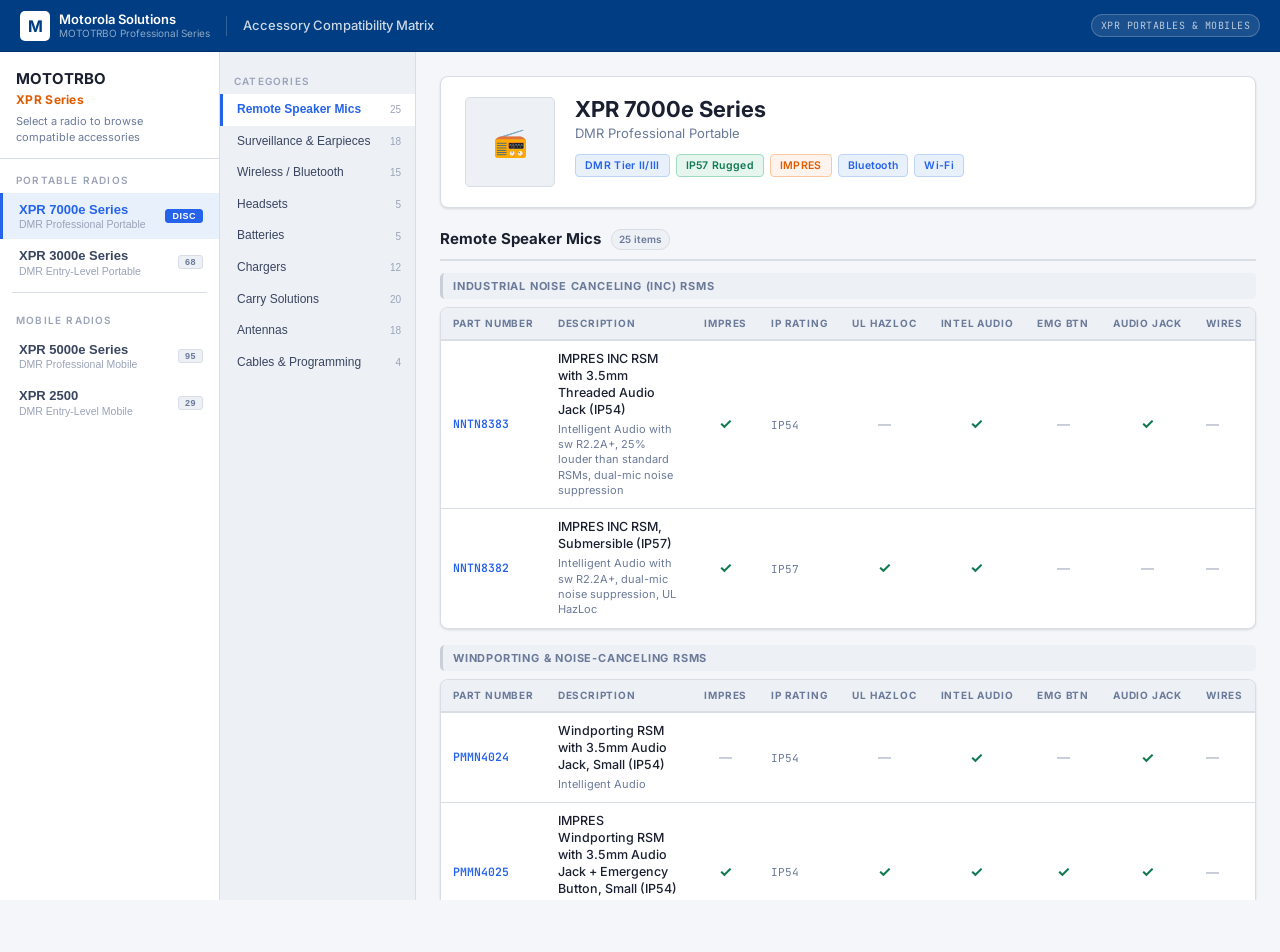
<file: PCR/XPR LEGACY RADIOS.HTML>
<!DOCTYPE html>
<html lang="en">
<head>
<meta charset="UTF-8">
<meta name="viewport" content="width=device-width, initial-scale=1.0">
<title>MOTOTRBO XPR Series — Accessory Compatibility Matrix</title>
<style>

*, *::before, *::after { box-sizing: border-box; margin: 0; padding: 0; }

:root {
  --bg:        #f4f6f9;
  --bg2:       #edf0f5;
  --surface:   #ffffff;
  --surface2:  #f9fafb;
  --border:    #d8dde6;
  --border2:   #c8cfd9;
  --text:      #1a2030;
  --text2:     #3a4560;
  --muted:     #6b7a99;
  --dim:       #9aa3b8;
  --blue:      #0057b8;
  --blue-dark: #003d82;
  --blue-mid:  #1a6ed4;
  --blue-lt:   #e8f0fc;
  --blue-acc:  #2563eb;
  --orange:    #d95f00;
  --green:     #0f7a50;
  --green-lt:  #e6f6ef;
  --red:       #c0392b;
  --red-lt:    #fef2f2;
  --amber:     #b45309;
  --amber-lt:  #fef3c7;
  --cyan:      #0369a1;
  --cyan-lt:   #e0f2fe;
  --purple:    #5b21b6;
  --purple-lt: #ede9fe;
  --trbo:      #e05c00;
  --trbo-lt:   #fff3ed;
  --radio-w:   220px;
  --cat-w:     196px;
  --radius:    8px;
  --radius-sm: 5px;
  --shadow:    0 1px 3px rgba(0,0,0,0.08), 0 1px 2px rgba(0,0,0,0.05);
  --shadow-md: 0 4px 12px rgba(0,0,0,0.1);
}

html { scroll-behavior: smooth; }
body {
  font-family: 'Inter', sans-serif;
  background: var(--bg);
  color: var(--text);
  min-height: 100vh;
  overflow: hidden;
  font-size: 13px;
  line-height: 1.5;
}

/* ── TOPBAR ── */
.topbar {
  position: fixed; top: 0; left: 0; right: 0; z-index: 200;
  height: 52px;
  background: var(--blue-dark);
  border-bottom: 1px solid rgba(0,0,0,0.2);
  display: flex; align-items: center;
  padding: 0 20px; gap: 16px;
}
.tb-brand { display: flex; align-items: center; gap: 9px; }
.tb-m {
  width: 30px; height: 30px; background: #fff; border-radius: 5px;
  display: flex; align-items: center; justify-content: center;
  font-family: 'Inter', sans-serif; font-weight: 700; font-size: 16px;
  color: var(--blue-dark); flex-shrink: 0; letter-spacing: -0.5px;
}
.tb-name { font-size: 13px; font-weight: 600; color: #fff; line-height: 1.2; }
.tb-name span { display: block; font-size: 10px; font-weight: 400; color: rgba(255,255,255,0.55); }
.tb-sep { width: 1px; height: 20px; background: rgba(255,255,255,0.2); }
.tb-title { font-size: 13px; font-weight: 500; color: rgba(255,255,255,0.8); }
.tb-spacer { flex: 1; }
.tb-tag {
  font-family: 'JetBrains Mono', monospace;
  font-size: 10px; color: rgba(255,255,255,0.7);
  background: rgba(255,255,255,0.1);
  border: 1px solid rgba(255,255,255,0.2);
  padding: 3px 9px; border-radius: 20px; letter-spacing: 0.5px;
}

/* ── THREE-PANEL LAYOUT ── */
.page-body {
  display: flex;
  margin-top: 52px;
  height: calc(100vh - 52px);
  overflow: hidden;
}

/* ── PANEL 1 — RADIO LIST ── */
.radio-sidebar {
  width: var(--radio-w); flex-shrink: 0;
  background: var(--surface);
  border-right: 1px solid var(--border);
  display: flex; flex-direction: column;
  overflow-y: auto; height: 100%;
}
.rs-logo-row {
  padding: 16px 16px 12px;
  border-bottom: 1px solid var(--border);
  flex-shrink: 0;
}
.rs-logo-row p { font-size: 11px; color: var(--muted); line-height: 1.5; margin-top: 4px; }
.rs-group-label {
  font-size: 10px; font-weight: 600; letter-spacing: 1.2px;
  text-transform: uppercase; color: var(--dim);
  padding: 14px 16px 5px;
}
.rs-divider { height: 1px; background: var(--border); margin: 6px 12px; }
.radio-btn {
  display: flex; align-items: center;
  width: 100%; padding: 9px 16px;
  border: none; background: none;
  cursor: pointer; text-align: left;
  border-left: 3px solid transparent;
  transition: background 0.12s, border-color 0.12s;
  gap: 10px;
}
.radio-btn:hover { background: var(--bg); }
.radio-btn.active { background: var(--blue-lt); border-left-color: var(--blue-acc); }
.rb-inner { flex: 1; min-width: 0; }
.rb-name { font-size: 13px; font-weight: 600; color: var(--text2); display: block; line-height: 1.2; transition: color 0.12s; }
.radio-btn.active .rb-name { color: var(--blue-acc); }
.rb-sub { font-size: 10.5px; color: var(--dim); display: block; margin-top: 1px; }
.rb-badge {
  font-size: 9px; font-weight: 700; letter-spacing: 0.5px;
  padding: 1px 6px; border-radius: 3px; flex-shrink: 0;
  background: var(--bg2); color: var(--muted);
  border: 1px solid var(--border);
}
.radio-btn.active .rb-badge { background: var(--blue-acc); color: #fff; border-color: var(--blue-acc); }
.rb-badge.disc { background: var(--red-lt); color: var(--red); border-color: #fca5a5; }

/* ── PANEL 2 — CATEGORIES ── */
.cat-sidebar {
  width: var(--cat-w); flex-shrink: 0;
  background: var(--bg2);
  border-right: 1px solid var(--border);
  overflow-y: auto; height: 100%;
  padding: 12px 0;
}
.cs-label {
  font-size: 10px; font-weight: 600; letter-spacing: 1.2px;
  text-transform: uppercase; color: var(--dim);
  padding: 10px 14px 5px;
}
.cs-divider { height: 1px; background: var(--border); margin: 5px 10px; }
.cat-btn {
  display: flex; align-items: center; gap: 8px;
  width: 100%; padding: 8px 14px;
  border: none; background: none;
  cursor: pointer; text-align: left;
  border-left: 3px solid transparent;
  transition: background 0.12s;
}
.cat-btn:hover { background: var(--bg); }
.cat-btn.active { background: var(--surface); border-left-color: var(--blue-acc); }
.cb-icon { font-size: 13px; width: 18px; text-align: center; flex-shrink: 0; }
.cb-label { font-size: 12px; font-weight: 500; color: var(--text2); flex: 1; line-height: 1.3; transition: color 0.12s; }
.cat-btn.active .cb-label { color: var(--blue-acc); font-weight: 600; }

/* ── PANEL 3 — CONTENT ── */
.content-panel {
  flex: 1; min-width: 0;
  overflow-y: auto; height: 100%;
  background: var(--bg);
}
.content-inner { padding: 24px; max-width: 1100px; }

/* ── RADIO HEADER ── */
.radio-header {
  background: var(--surface);
  border: 1px solid var(--border);
  border-radius: var(--radius);
  padding: 20px 24px;
  margin-bottom: 20px;
  display: flex; align-items: flex-start; gap: 20px;
  box-shadow: var(--shadow);
}
.rh-img-wrap {
  width: 90px; height: 90px; flex-shrink: 0;
  background: var(--bg2);
  border-radius: var(--radius-sm);
  border: 1px solid var(--border);
  display: flex; align-items: center; justify-content: center;
  overflow: hidden;
}
.rh-img-placeholder { font-size: 28px; color: var(--dim); }
.rh-info { flex: 1; min-width: 0; }
.rh-name { font-size: 22px; font-weight: 700; color: var(--text); line-height: 1.1; }
.rh-sub { font-size: 13px; color: var(--muted); margin-top: 3px; }
.rh-tags { display: flex; flex-wrap: wrap; gap: 6px; margin-top: 10px; }
.rh-tag {
  font-size: 10.5px; font-weight: 600; letter-spacing: 0.3px;
  padding: 3px 9px; border-radius: 4px;
  background: var(--blue-lt); color: var(--blue-acc);
  border: 1px solid #bdd5f7;
}
.rh-tag.orange { background: var(--trbo-lt); color: var(--trbo); border-color: #fac7a0; }
.rh-tag.green  { background: var(--green-lt); color: var(--green); border-color: #9fdcbe; }
.rh-tag.amber  { background: var(--amber-lt); color: var(--amber); border-color: #f5d98a; }
.rh-tag.red    { background: var(--red-lt); color: var(--red); border-color: #fca5a5; }
.rh-disc-banner {
  background: var(--red-lt); border: 1px solid #fca5a5;
  border-radius: var(--radius-sm); padding: 8px 12px;
  font-size: 11.5px; color: var(--red); margin-top: 10px;
  display: flex; align-items: center; gap: 6px;
}

/* ── CATEGORY SECTION ── */
.cat-section { margin-bottom: 24px; }
.cat-section-header {
  display: flex; align-items: center; gap: 10px;
  margin-bottom: 12px; padding-bottom: 8px;
  border-bottom: 2px solid var(--border);
}
.cat-section-icon { font-size: 16px; }
.cat-section-title { font-size: 15px; font-weight: 700; color: var(--text); }
.cat-section-count {
  font-size: 10px; font-weight: 600;
  padding: 2px 7px; border-radius: 10px;
  background: var(--bg2); color: var(--muted);
  border: 1px solid var(--border);
}

/* ── ACCESSORY SUBSECTION ── */
.acc-subsection { margin-bottom: 16px; }
.acc-subsection-title {
  font-size: 11px; font-weight: 700; letter-spacing: 0.8px;
  text-transform: uppercase; color: var(--muted);
  margin-bottom: 8px; padding: 5px 10px;
  background: var(--bg2); border-radius: var(--radius-sm);
  border-left: 3px solid var(--border2);
}

/* ── ACCESSORY TABLE ── */
.acc-table {
  width: 100%;
  border-collapse: collapse;
  background: var(--surface);
  border: 1px solid var(--border);
  border-radius: var(--radius);
  overflow: hidden;
  box-shadow: var(--shadow);
  font-size: 12.5px;
}
.acc-table th {
  background: var(--bg2);
  color: var(--muted);
  font-size: 10px; font-weight: 700;
  letter-spacing: 0.8px; text-transform: uppercase;
  padding: 8px 12px; text-align: left;
  border-bottom: 1px solid var(--border);
}
.acc-table td {
  padding: 9px 12px;
  border-bottom: 1px solid var(--border);
  vertical-align: top;
}
.acc-table tr:last-child td { border-bottom: none; }
.acc-table tr:nth-child(even) td { background: var(--surface2); }
.acc-table tr:hover td { background: var(--blue-lt); }

.pn {
  font-family: 'JetBrains Mono', monospace;
  font-size: 11.5px; font-weight: 600;
  color: var(--blue-acc);
  white-space: nowrap;
  cursor: pointer;
}
.pn:hover { text-decoration: underline; }
.desc { color: var(--text2); line-height: 1.4; }
.note { color: var(--muted); font-size: 11.5px; font-style: italic; }
.badge-cell { white-space: nowrap; }
.badge {
  display: inline-block;
  font-size: 9.5px; font-weight: 700; letter-spacing: 0.3px;
  padding: 2px 6px; border-radius: 3px; margin: 1px 2px 1px 0;
}
.badge-impres { background: var(--blue-lt); color: var(--blue-acc); border: 1px solid #bdd5f7; }
.badge-ul     { background: var(--amber-lt); color: var(--amber); border: 1px solid #f5d98a; }
.badge-ip68   { background: var(--cyan-lt); color: var(--cyan); border: 1px solid #7dd3fc; }
.badge-ip67   { background: #e0f2fe; color: #0369a1; border: 1px solid #93c5fd; }
.badge-ip57   { background: #f0f9ff; color: #0c4a6e; border: 1px solid #bae6fd; }
.badge-ip54   { background: #fefce8; color: #713f12; border: 1px solid #fde68a; }
.badge-green  { background: var(--green-lt); color: var(--green); border: 1px solid #9fdcbe; }
.badge-orange { background: var(--trbo-lt); color: var(--trbo); border: 1px solid #fac7a0; }
.badge-purple { background: var(--purple-lt); color: var(--purple); border: 1px solid #c4b5fd; }

.copy-toast {
  position: fixed; bottom: 24px; right: 24px; z-index: 9999;
  background: var(--text); color: #fff;
  padding: 8px 16px; border-radius: 6px;
  font-size: 12px; font-weight: 500;
  opacity: 0; pointer-events: none;
  transition: opacity 0.2s;
  box-shadow: var(--shadow-md);
}
.copy-toast.show { opacity: 1; }

.empty-state {
  text-align: center; padding: 60px 20px; color: var(--muted);
}
.empty-state .es-icon { font-size: 40px; margin-bottom: 12px; }
.empty-state p { font-size: 14px; }


.table-wrap { background:var(--surface); border:1px solid var(--border); border-radius:var(--radius);
  overflow:hidden; overflow-x:auto; box-shadow:var(--shadow); margin-bottom:8px; }
.table-wrap table { width:100%; border-collapse:collapse; font-size:12.5px; }
.table-wrap thead tr { background:var(--bg2); border-bottom:2px solid var(--border); }
.table-wrap thead th { padding:8px 12px; text-align:left; font-size:10px; font-weight:700;
  letter-spacing:0.8px; text-transform:uppercase; color:var(--muted); white-space:nowrap; }
.table-wrap thead th.tc { text-align:center; }
.table-wrap tbody tr { border-bottom:1px solid var(--border); transition:background 0.1s; cursor:pointer; }
.table-wrap tbody tr:last-child { border-bottom:none; }
.table-wrap tbody tr:hover { background:var(--bg); }
.table-wrap td { padding:10px 12px; vertical-align:middle; }
.table-wrap td.tc { text-align:center; }
.td-main { font-weight:500; color:var(--text); line-height:1.35; }
.td-note { font-size:11px; color:var(--muted); margin-top:3px; line-height:1.4; }
.ck   { color:var(--green); font-size:15px; font-weight:700; }
.dash { color:var(--dim); font-size:13px; }

</style>
<link rel="preconnect" href="https://fonts.googleapis.com">
<link href="https://fonts.googleapis.com/css2?family=Inter:wght@400;500;600;700&family=JetBrains+Mono:wght@400;600&display=swap" rel="stylesheet">
</head>
<body>

<div class="topbar">
  <div class="tb-brand">
    <div class="tb-m">M</div>
    <div class="tb-name">Motorola Solutions<span>MOTOTRBO Professional Series</span></div>
  </div>
  <div class="tb-sep"></div>
  <span class="tb-title">Accessory Compatibility Matrix</span>
  <div class="tb-spacer"></div>
  <span class="tb-tag">XPR PORTABLES &amp; MOBILES</span>
</div>

<div class="page-body">
  <nav class="radio-sidebar" id="radioSidebar"></nav>
  <nav class="cat-sidebar" id="catSidebar"></nav>
  <main class="content-panel" id="contentPanel">
    <div class="content-inner" id="contentInner"></div>
  </main>
</div>

<div class="copy-toast" id="copyToast">Part number copied!</div>

<script>
const RADIOS = {

  // ── XPR 7000e PORTABLES ────────────────────────────────────────────────────
  'xpr7000e': {
    name: 'XPR 7000e Series',
    sub: 'DMR Professional Portable',
    discontinued: true,
    tags: ['DMR Tier II/III', 'IP57 Rugged', 'IMPRES', 'Bluetooth', 'Wi-Fi'],
    tagStyles: ['', 'green', 'orange', '', ''],
    categories: {
      rsm: {
        cols: ["Part Number", "Description", "IMPRES", "IP Rating", "UL HazLoc", "Intel Audio", "Emg Btn", "Audio Jack", "Wires"],
        label: 'Remote Speaker Mics',
        icon: '',
        sections: [
          {
            title: 'Industrial Noise Canceling (INC) RSMs',
            items: [
              { pn: 'NNTN8383', desc: 'IMPRES INC RSM with 3.5mm Threaded Audio Jack (IP54)', note: 'Intelligent Audio with sw R2.2A+, 25% louder than standard RSMs, dual-mic noise suppression', checks: {impres: 1, ip: "IP54", ul: 0, intel: 1, emg: 0, jack: 1, wires: "\u2014"} },
              { pn: 'NNTN8382', desc: 'IMPRES INC RSM, Submersible (IP57)', note: 'Intelligent Audio with sw R2.2A+, dual-mic noise suppression, UL HazLoc', checks: {impres: 1, ip: "IP57", ul: 1, intel: 1, emg: 0, jack: 0, wires: "\u2014"} },
            ]
          },
          {
            title: 'Windporting & Noise-Canceling RSMs',
            items: [
              { pn: 'PMMN4024', desc: 'Windporting RSM with 3.5mm Audio Jack, Small (IP54)', note: 'Intelligent Audio', checks: {impres: 0, ip: "IP54", ul: 0, intel: 1, emg: 0, jack: 1, wires: "\u2014"} },
              { pn: 'PMMN4025', desc: 'IMPRES Windporting RSM with 3.5mm Audio Jack + Emergency Button, Small (IP54)', note: 'Intelligent Audio, UL HazLoc', checks: {impres: 1, ip: "IP54", ul: 1, intel: 1, emg: 1, jack: 1, wires: "\u2014"} },
              { pn: 'PMMN4040', desc: 'Windporting RSM, Small, Submersible (IP57)', note: 'Intelligent Audio, UL HazLoc', checks: {impres: 0, ip: "IP57", ul: 1, intel: 1, emg: 0, jack: 0, wires: "\u2014"} },
              { pn: 'PMMN4046', desc: 'IMPRES Windporting RSM with Volume Control, Emergency + Prog Button, Large, Submersible (IP57)', note: 'Intelligent Audio, UL HazLoc', checks: {impres: 1, ip: "IP57", ul: 1, intel: 1, emg: 1, jack: 0, wires: "\u2014"} },
              { pn: 'PMMN4050', desc: 'IMPRES Noise-Canceling RSM with 3.5mm Audio Jack, Large (IP54)', note: 'Intelligent Audio, UL HazLoc', checks: {impres: 1, ip: "IP54", ul: 1, intel: 1, emg: 0, jack: 1, wires: "\u2014"} },
            ]
          },
          {
            title: 'RSM Replacement Cord Kits',
            items: [
              { pn: 'RLN6074', desc: 'Replacement Coil Cord Kit', note: 'For PMMN4024 and PMMN4040', checks: {impres: 0, ip: "\u2014", ul: 0, intel: 0, emg: 0, jack: 0, wires: "\u2014"} },
              { pn: 'RLN6075', desc: 'Replacement Coil Cord Kit', note: 'For PMMN4025, PMMN4050, PMMN4046', checks: {impres: 0, ip: "\u2014", ul: 0, intel: 0, emg: 0, jack: 0, wires: "\u2014"} },
            ]
          },
          {
            title: 'RSM Accessories — Standard 3.5mm Jack',
            items: [
              { pn: 'AARLN4885', desc: 'Receive-Only Covered Earbud with Coiled Cord', note: 'UL HazLoc', checks: {impres: 0, ip: "\u2014", ul: 1, intel: 0, emg: 0, jack: 0, wires: "\u2014"} },
              { pn: 'RLN4941', desc: 'Receive-Only Earpiece with Translucent Tube and Rubber Eartip', note: 'UL HazLoc', checks: {impres: 0, ip: "\u2014", ul: 1, intel: 0, emg: 0, jack: 0, wires: "\u2014"} },
              { pn: 'WADN4190', desc: 'Receive-Only Flexible Earpiece', note: 'UL HazLoc', checks: {impres: 0, ip: "\u2014", ul: 1, intel: 0, emg: 0, jack: 0, wires: "\u2014"} },
              { pn: 'PMLN4620', desc: 'Receive-Only D-Shell Earpiece', note: 'UL HazLoc', checks: {impres: 0, ip: "\u2014", ul: 1, intel: 0, emg: 0, jack: 0, wires: "\u2014"} },
            ]
          },
          {
            title: 'RSM Accessories — Threaded 3.5mm (INC RSM NNTN8383)',
            items: [
              { pn: 'RLN5313', desc: 'One-Wire Earpiece with Clear Acoustic Tube, Black', note: '', checks: {impres: 0, ip: "\u2014", ul: 0, intel: 0, emg: 0, jack: 0, wires: "\u2014"} },
              { pn: 'RLN5314', desc: 'One-Wire Earpiece with Clear Acoustic Tube, Beige', note: '', checks: {impres: 0, ip: "\u2014", ul: 0, intel: 0, emg: 0, jack: 0, wires: "\u2014"} },
              { pn: 'BDN6664', desc: 'Receive-Only Earpiece, Beige', note: '', checks: {impres: 0, ip: "\u2014", ul: 0, intel: 0, emg: 0, jack: 0, wires: "\u2014"} },
              { pn: 'BDN6665', desc: 'Extra Loud Receive-Only Earpiece, Beige', note: '', checks: {impres: 0, ip: "\u2014", ul: 0, intel: 0, emg: 0, jack: 0, wires: "\u2014"} },
              { pn: 'BDN6726', desc: 'Receive-Only Earpiece, Black', note: '', checks: {impres: 0, ip: "\u2014", ul: 0, intel: 0, emg: 0, jack: 0, wires: "\u2014"} },
              { pn: 'BDN6727', desc: 'Extra Loud Receive-Only Earpiece, Black', note: '', checks: {impres: 0, ip: "\u2014", ul: 0, intel: 0, emg: 0, jack: 0, wires: "\u2014"} },
              { pn: 'BDN6666', desc: 'Receive-Only Earpiece with Volume Control, Beige', note: '', checks: {impres: 0, ip: "\u2014", ul: 0, intel: 0, emg: 0, jack: 0, wires: "\u2014"} },
              { pn: 'BDN6728', desc: 'Receive-Only Earpiece with Volume Control, Black', note: '', checks: {impres: 0, ip: "\u2014", ul: 0, intel: 0, emg: 0, jack: 0, wires: "\u2014"} },
              { pn: 'BDN6719', desc: 'Receive-Only Flexible Ear Receiver', note: '', checks: {impres: 0, ip: "\u2014", ul: 0, intel: 0, emg: 0, jack: 0, wires: "\u2014"} },
              { pn: 'BDN6781', desc: 'Receive-Only One-Wire Earbud, Black', note: '', checks: {impres: 0, ip: "\u2014", ul: 0, intel: 0, emg: 0, jack: 0, wires: "\u2014"} },
              { pn: 'RMN4056', desc: 'Receive-Only Dual-Muff Headband Headset', note: '', checks: {impres: 0, ip: "\u2014", ul: 0, intel: 0, emg: 0, jack: 0, wires: "\u2014"} },
              { pn: 'RMN4057', desc: 'Receive-Only Dual-Muff Hard Hat Headset', note: 'Mounts to hard hat slots', checks: {impres: 0, ip: "\u2014", ul: 0, intel: 0, emg: 0, jack: 0, wires: "\u2014"} },
            ]
          },
        ]
      },
      surveillance: {
        cols: ["Part Number", "Description", "IMPRES", "UL HazLoc", "Intel Audio", "Wires", "PTT", "Tube"],
        label: 'Surveillance & Earpieces',
        icon: '',
        sections: [
          {
            title: 'IMPRES Surveillance Kits',
            items: [
              { pn: 'PMLN6127', desc: 'IMPRES 2-Wire Surveillance Kit, Programmable Button, Black', note: 'Intelligent Audio', checks: {impres: 1, ul: 0, intel: 1, wires: "2", ptt: 0, tube: 0} },
              { pn: 'PMLN6128', desc: 'IMPRES 2-Wire Surveillance Kit, Programmable Button, Beige', note: 'Intelligent Audio', checks: {impres: 1, ul: 0, intel: 1, wires: "2", ptt: 0, tube: 0} },
              { pn: 'PMLN6129', desc: 'IMPRES 2-Wire Surveillance Kit with Translucent Tube, Programmable Button, Black', note: 'Intelligent Audio', checks: {impres: 1, ul: 0, intel: 1, wires: "2", ptt: 0, tube: 1} },
              { pn: 'PMLN6130', desc: 'IMPRES 2-Wire Surveillance Kit with Translucent Tube, Programmable Button, Beige', note: 'Intelligent Audio', checks: {impres: 1, ul: 0, intel: 1, wires: "2", ptt: 0, tube: 1} },
              { pn: 'PMLN6123', desc: 'IMPRES 3-Wire Surveillance Kit with Translucent Tube, Programmable Button, Black', note: 'Intelligent Audio', checks: {impres: 1, ul: 0, intel: 1, wires: "3", ptt: 0, tube: 1} },
              { pn: 'PMLN6124', desc: 'IMPRES 3-Wire Surveillance Kit with Translucent Tube, Programmable Button, Beige', note: 'Intelligent Audio', checks: {impres: 1, ul: 0, intel: 1, wires: "3", ptt: 0, tube: 1} },
              { pn: 'PMLN6125', desc: '1-Wire Receive-Only Earpiece, Black', note: '', checks: {impres: 0, ul: 0, intel: 0, wires: "1", ptt: 0, tube: 0} },
              { pn: 'PMLN6126', desc: '1-Wire Receive-Only Earpiece, Beige', note: '', checks: {impres: 0, ul: 0, intel: 0, wires: "1", ptt: 0, tube: 0} },
              { pn: 'NNTN8459', desc: '1-Wire Surveillance Kit with Translucent Tube, In-line Mic and PTT, Black', note: '', checks: {impres: 0, ul: 0, intel: 0, wires: "1", ptt: 1, tube: 1} },
            ]
          },
          {
            title: 'Surveillance Replacement Parts',
            items: [
              { pn: 'RLN6242', desc: 'Quick-Disconnect Translucent Tube (Low Noise Kit)', note: 'Combine with 5080384F72 foam plugs for high-noise kit', checks: {impres: 0, ul: 0, intel: 0, wires: "\u2014", ptt: 0, tube: 1} },
              { pn: '5080384F72', desc: 'Replacement Foam Plugs for RLN6242, 24dB NRR (pack of 25)', note: '', checks: {impres: 0, ul: 0, intel: 0, wires: "\u2014", ptt: 0, tube: 0} },
              { pn: 'RLN6282', desc: 'Replacement Standard Clear Rubber Eartip (pack of 50)', note: '', checks: {impres: 0, ul: 0, intel: 0, wires: "\u2014", ptt: 0, tube: 0} },
              { pn: 'RLN4760', desc: 'Small Clear Custom Earpiece, Right Ear', note: '', checks: {impres: 0, ul: 0, intel: 0, wires: "\u2014", ptt: 0, tube: 0} },
              { pn: 'RLN4761', desc: 'Medium Clear Custom Earpiece, Right Ear', note: '', checks: {impres: 0, ul: 0, intel: 0, wires: "\u2014", ptt: 0, tube: 0} },
              { pn: 'RLN4762', desc: 'Large Clear Custom Earpiece, Right Ear', note: '', checks: {impres: 0, ul: 0, intel: 0, wires: "\u2014", ptt: 0, tube: 0} },
              { pn: 'RLN4763', desc: 'Small Clear Custom Earpiece, Left Ear', note: '', checks: {impres: 0, ul: 0, intel: 0, wires: "\u2014", ptt: 0, tube: 0} },
              { pn: 'RLN4764', desc: 'Medium Clear Custom Earpiece, Left Ear', note: '', checks: {impres: 0, ul: 0, intel: 0, wires: "\u2014", ptt: 0, tube: 0} },
              { pn: 'RLN4765', desc: 'Large Clear Custom Earpiece, Left Ear', note: '', checks: {impres: 0, ul: 0, intel: 0, wires: "\u2014", ptt: 0, tube: 0} },
            ]
          },
        ]
      },
      wireless: {
        cols: ["Part Number", "Description", "UL HazLoc", "Intel Audio", "Op. Critical", "NRR", "PTT Pod"],
        label: 'Wireless / Bluetooth',
        icon: '',
        sections: [
          {
            title: 'XBT Heavy-Duty Wireless Headsets',
            items: [
              { pn: 'RLN6491', desc: 'XBT Heavy-Duty Wireless Over-the-Head Headset', note: '25dB NRR, Operations Critical Wireless', checks: {ul: 0, intel: 0, ocw: 1, nrr: "25dB", ptt: 0} },
              { pn: 'RLN6490', desc: 'XBT Heavy-Duty Wireless Behind-the-Head Headset', note: '23dB NRR, Operations Critical Wireless', checks: {ul: 0, intel: 0, ocw: 1, nrr: "23dB", ptt: 0} },
            ]
          },
          {
            title: 'Operations Critical Wireless Accessories',
            items: [
              { pn: 'NNTN8127', desc: 'Operations Critical Wireless Push-to-Talk Pod', note: 'UL HazLoc', checks: {ul: 1, intel: 0, ocw: 1, nrr: "\u2014", ptt: 0} },
              { pn: 'NNTN8125', desc: 'Operations Critical Wireless Earpiece, 12-inch Cable', note: 'Intelligent Audio, UL HazLoc', checks: {ul: 1, intel: 1, ocw: 1, nrr: "\u2014", ptt: 0} },
              { pn: 'NNTN8126', desc: 'Operations Critical Wireless Earpiece, 9.5-inch Cable', note: 'Intelligent Audio, UL HazLoc', checks: {ul: 1, intel: 1, ocw: 1, nrr: "\u2014", ptt: 0} },
              { pn: 'NNTN8294', desc: 'Operations Critical Wireless Earbud, 11.4-inch Cable', note: 'Intelligent Audio', checks: {ul: 0, intel: 1, ocw: 1, nrr: "\u2014", ptt: 0} },
              { pn: 'NNTN8295', desc: 'Operations Critical Wireless Earbud, 45.7-inch Cable', note: 'Intelligent Audio', checks: {ul: 0, intel: 1, ocw: 1, nrr: "\u2014", ptt: 0} },
              { pn: 'RLN6500', desc: 'Bluetooth Accessory Kit', note: 'Includes pod, earpiece, charging cradle', checks: {ul: 0, intel: 0, ocw: 0, nrr: "\u2014", ptt: 0} },
            ]
          },
          {
            title: 'Completely Discreet Kit',
            items: [
              { pn: 'RLN4922', desc: 'Completely Discreet Earpiece', note: 'Used with wireless PTT pod', checks: {ul: 0, intel: 0, ocw: 0, nrr: "\u2014", ptt: 1} },
              { pn: 'NNTN8385', desc: 'Y-Adapter for Wireless PTT Pod (NNTN8127)', note: '', checks: {ul: 0, intel: 0, ocw: 0, nrr: "\u2014", ptt: 1} },
              { pn: 'NNTN8457', desc: 'Neckloop Retention Hook Bulk Pack (10/pack)', note: '', checks: {ul: 0, intel: 0, ocw: 0, nrr: "\u2014", ptt: 0} },
            ]
          },
          {
            title: 'Wireless Replacement Parts',
            items: [
              { pn: 'NTN2572', desc: 'Replacement Wireless Earpiece, 12-inch Cable', note: '', checks: {ul: 0, intel: 0, ocw: 0, nrr: "\u2014", ptt: 0} },
              { pn: 'NTN2575', desc: 'Replacement Wireless Earpiece, 9.5-inch Cable', note: '', checks: {ul: 0, intel: 0, ocw: 0, nrr: "\u2014", ptt: 0} },
              { pn: 'NNTN8361A', desc: 'Replacement Eartips Kit for Operations Critical Wireless Earbuds', note: 'Includes small, medium, large eartips', checks: {ul: 0, intel: 0, ocw: 1, nrr: "\u2014", ptt: 0} },
              { pn: 'PMLN6246', desc: 'Replacement Swivel Clip for Wireless PTT Pod', note: '', checks: {ul: 0, intel: 0, ocw: 0, nrr: "\u2014", ptt: 1} },
            ]
          },
        ]
      },
      headsets: {
        cols: ["Part Number", "Description", "IMPRES", "IP Rating", "UL HazLoc", "Intel Audio", "Noise Cancel", "NRR", "PTT", "Bone Cond."],
        label: 'Headsets',
        icon: '',
        sections: [
          {
            title: 'Lightweight Headsets',
            items: [
              { pn: 'PMLN5102', desc: 'Ultra-Lite Behind-the-Head Headset, Single Muff, In-line PTT + Boom Mic', note: 'Intelligent Audio, UL HazLoc', checks: {impres: 0, ip: "\u2014", ul: 1, intel: 1, nc: 0, nrr: "\u2014", ptt: 1, bone: 0} },
              { pn: 'RMN5058', desc: 'Lightweight Over-the-Head Headset, Single Muff, In-line PTT + Boom Mic', note: 'Intelligent Audio, UL HazLoc', checks: {impres: 0, ip: "\u2014", ul: 1, intel: 1, nc: 0, nrr: "\u2014", ptt: 1, bone: 0} },
            ]
          },
          {
            title: 'Heavy Duty & Specialty Headsets',
            items: [
              { pn: 'PMLN5275', desc: 'Heavy-Duty Behind-the-Head Headset, Noise-Canceling Boom Mic, 24dB NRR', note: 'Intelligent Audio, UL HazLoc', checks: {impres: 0, ip: "\u2014", ul: 1, intel: 1, nc: 1, nrr: "24dB", ptt: 0, bone: 0} },
              { pn: 'PMLN5101', desc: 'IMPRES Temple Transducer with Boom Mic and In-line PTT', note: 'Bone-conduction, Intelligent Audio, UL HazLoc', checks: {impres: 1, ip: "\u2014", ul: 1, intel: 1, nc: 0, nrr: "\u2014", ptt: 1, bone: 1} },
              { pn: 'PMLN5096', desc: 'D-Style Earset with In-line PTT', note: 'Intelligent Audio, UL HazLoc', checks: {impres: 0, ip: "\u2014", ul: 1, intel: 1, nc: 0, nrr: "\u2014", ptt: 1, bone: 0} },
            ]
          },
        ]
      },
      batteries: {
        cols: ["Part Number", "Description", "IMPRES", "Capacity", "IP Rating", "UL HazLoc"],
        label: 'Batteries',
        icon: '',
        sections: [
          {
            title: 'IMPRES Li-Ion Batteries',
            items: [
              { pn: 'PMNN4407', desc: 'IMPRES Slim Li-Ion 1500mAh Battery, Submersible (IP57)', note: '', checks: {impres: 1, mah: "1500", ip: "IP57", ul: 0} },
              { pn: 'PMNN4409', desc: 'IMPRES High-Capacity Li-Ion 2150mAh Battery, Submersible (IP57)', note: '', checks: {impres: 1, mah: "2150", ip: "IP57", ul: 0} },
              { pn: 'PMNN4448', desc: 'IMPRES High-Capacity Li-Ion 2700mAh Battery, Submersible (IP57)', note: '', checks: {impres: 1, mah: "2700", ip: "IP57", ul: 0} },
              { pn: 'NNTN8129', desc: 'IMPRES High-Cap Li-Ion 2300mAh Battery, Submersible (IP57)', note: 'UL HazLoc (FM Intrinsically Safe)', checks: {impres: 1, mah: "2300", ip: "IP57", ul: 1} },
              { pn: 'PMNN4435', desc: 'Lithium Manganese 1300mAh Battery, Submersible (IP57)', note: '-30°C rated, for extreme cold', checks: {impres: 0, mah: "1300", ip: "IP57", ul: 0} },
            ]
          },
        ]
      },
      chargers: {
        cols: ["Part Number", "Description", "IMPRES", "Pockets", "Display"],
        label: 'Chargers',
        icon: '',
        sections: [
          {
            title: 'Single-Unit Chargers',
            items: [
              { pn: 'WPLN4232', desc: 'IMPRES Single-Unit Rapid Rate Charger, 120V (US Plug)', note: 'IMPRES', checks: {impres: 1, pockets: "1", display: 0} },
              { pn: 'NNTN8525A', desc: 'Travel Charger, Rapid Rate with Mounting Bracket', note: '', checks: {impres: 0, pockets: "1", display: 0} },
            ]
          },
          {
            title: 'Multi-Unit Chargers',
            items: [
              { pn: 'WPLN4212', desc: 'IMPRES Multi-Unit Rapid Rate Charger, 120V (US Plug)', note: 'IMPRES, 6-pocket', checks: {impres: 1, pockets: "6", display: 0} },
              { pn: 'WPLN4219', desc: 'IMPRES Multi-Unit Rapid Rate Charger with Displays, 120V (US Plug)', note: 'IMPRES, 6-pocket, battery status per pocket', checks: {impres: 1, pockets: "6", display: 1} },
            ]
          },
          {
            title: 'Vehicular Charger',
            items: [
              { pn: 'NNTN7616C', desc: 'IMPRES Single-Unit Rapid Rate Vehicular Charger', note: 'IMPRES, 12VDC hardwire — must be C revision or later', checks: {impres: 1, pockets: "1", display: 0} },
            ]
          },
          {
            title: 'Battery Management Tools',
            items: [
              { pn: 'NNTN7392', desc: 'IMPRES Battery Reader', note: 'Handheld battery status reader', checks: {impres: 1, pockets: "1", display: 0} },
              { pn: 'NNTN7676', desc: 'IMPRES Battery Fleet Management Software', note: '', checks: {impres: 1, pockets: "1", display: 0} },
              { pn: 'HKVN4036', desc: 'IMPRES Battery Fleet Management License Key', note: '', checks: {impres: 1, pockets: "1", display: 0} },
              { pn: 'NNTN7677', desc: 'IMPRES Battery Fleet Management Multi-Unit Charger Interface Unit', note: '', checks: {impres: 1, pockets: "1", display: 0} },
              { pn: 'NNTN8045', desc: 'IMPRES Battery Fleet Management Single-Unit Charger Interface Unit', note: '', checks: {impres: 1, pockets: "1", display: 0} },
              { pn: 'NLN7967', desc: 'Wall Mount Bracket for IMPRES Multi-Unit Charger', note: '', checks: {impres: 1, pockets: "1", display: 0} },
              { pn: 'RLN5382', desc: 'Display Module for IMPRES Multi-Unit Charger', note: '', checks: {impres: 1, pockets: "1", display: 1} },
            ]
          },
        ]
      },
      carry: {
        label: 'Carry Solutions',
        icon: '',
        sections: [
          {
            title: 'Leather & Nylon Cases',
            items: [
              { pn: 'PMLN5838', desc: 'Hard Leather Case with 3-inch Fixed Belt Loop, Full Keypad', note: '' },
              { pn: 'PMLN5839', desc: 'Hard Leather Case with 3-inch Fixed Belt Loop, No Display', note: '' },
              { pn: 'PMLN5840', desc: 'Hard Leather Case with 3-inch Swivel Belt Loop, Full Keypad', note: '' },
              { pn: 'PMLN5846', desc: 'Hard Leather Case with 3-inch Swivel Belt Loop, No Display', note: '' },
              { pn: 'PMLN5842', desc: 'Hard Leather Case with 2.5-inch Swivel Belt Loop, Full Keypad', note: '' },
              { pn: 'PMLN5843', desc: 'Hard Leather Case with 2.5-inch Swivel Belt Loop, No Display', note: '' },
              { pn: 'PMLN5844', desc: 'Nylon Case with 3-inch Fixed Belt Loop, Full Keypad', note: '' },
              { pn: 'PMLN5845', desc: 'Nylon Case with 3-inch Fixed Belt Loop, No Display', note: '' },
              { pn: 'PMLN5610', desc: 'Replacement 2.5-inch Leather Swivel Belt Loop', note: '' },
              { pn: 'PMLN5611', desc: 'Replacement 3-inch Leather Swivel Belt Loop', note: '' },
              { pn: 'PMLN7008', desc: '2.5-inch Belt Clip', note: '' },
              { pn: 'PMLN4651', desc: '2-inch Belt Clip', note: '' },
            ]
          },
          {
            title: 'Straps, Packs & Accessories',
            items: [
              { pn: 'NTN5243', desc: 'Adjustable Nylon Carrying Strap', note: '' },
              { pn: 'HLN6602', desc: 'Universal Chest Pack with Radio Holder, Pen Holder, Velcro Pouch', note: '' },
              { pn: 'RLN4570', desc: 'Break-Away Chest Pack', note: '' },
              { pn: 'RLN4815', desc: 'Radio Pack Utility Case', note: '' },
              { pn: 'HLN9985', desc: 'Waterproof Bag', note: '' },
              { pn: 'RLN4295', desc: 'Black Leather Epaulet Strap with Clip', note: 'Secures RSM to shoulder' },
              { pn: '4200865599', desc: '1.75-inch Wide Leather Belt', note: '' },
              { pn: 'PMLN6066', desc: 'Accessory Connector Dust Cover', note: '' },
            ]
          },
        ]
      },
      antennas: {
        label: 'Antennas',
        icon: '',
        sections: [
          {
            title: 'UHF Antennas',
            items: [
              { pn: 'PMAE4079', desc: 'UHF Wideband Slim Whip Antenna (403-527 MHz), 15cm', note: 'UL HazLoc' },
              { pn: 'PMAE4069', desc: 'UHF Stubby Antenna (403-450 MHz), 11cm', note: 'UL HazLoc' },
              { pn: 'PMAE4070', desc: 'UHF Stubby Antenna (440-490 MHz), 11cm', note: 'UL HazLoc' },
              { pn: 'PMAE4071', desc: 'UHF Stubby Antenna (470-527 MHz), 11cm', note: 'UL HazLoc' },
            ]
          },
          {
            title: 'VHF Antennas',
            items: [
              { pn: 'PMAD4117', desc: 'VHF Helical Antenna (136-155 MHz), 15cm', note: 'UL HazLoc' },
              { pn: 'PMAD4116', desc: 'VHF Helical Antenna (144-165 MHz), 15cm', note: 'UL HazLoc' },
              { pn: 'PMAD4118', desc: 'VHF Helical Antenna (152-174 MHz), 15cm', note: 'UL HazLoc' },
              { pn: 'PMAD4119', desc: 'VHF Stubby Antenna (136-148 MHz), 9cm', note: 'UL HazLoc' },
              { pn: 'PMAD4120', desc: 'VHF Stubby Antenna (146-160 MHz), 9cm', note: 'UL HazLoc' },
            ]
          },
          {
            title: '800/900 MHz Antennas',
            items: [
              { pn: 'PMAF4011', desc: '800/900 Whip Antenna (806-870 MHz), 16cm', note: '' },
              { pn: 'PMAF4012', desc: '800/900 Whip Antenna (896-941 MHz), 14cm', note: '' },
              { pn: 'PMAF4009', desc: '800/900 Short Whip Antenna (806-870 MHz), 12cm', note: '' },
              { pn: 'PMAF4010', desc: '800/900 Short Whip Antenna (896-941 MHz), 11cm', note: '' },
            ]
          },
          {
            title: 'Antenna ID Bands',
            items: [
              { pn: '32012144001', desc: 'Gray Antenna ID Bands (pack of 10)', note: '' },
              { pn: '32012144002', desc: 'Yellow Antenna ID Bands (pack of 10)', note: '' },
              { pn: '32012144003', desc: 'Green Antenna ID Bands (pack of 10)', note: '' },
              { pn: '32012144004', desc: 'Blue Antenna ID Bands (pack of 10)', note: '' },
              { pn: '32012144005', desc: 'Purple Antenna ID Bands (pack of 10)', note: '' },
            ]
          },
        ]
      },
      cables: {
        label: 'Cables & Programming',
        icon: '',
        sections: [
          {
            title: 'Programming Cables',
            items: [
              { pn: 'PMKN4012B', desc: 'Portable Programming Cable', note: 'Must be B revision for XPR 7000 series' },
              { pn: 'PMKN4013', desc: 'Programming, Test and Alignment Cable', note: '' },
              { pn: 'PMKN4040', desc: 'Portable Telemetry Cable', note: '' },
              { pn: 'PMKN4071', desc: 'Portable to RS232 DB25M Connector Cable', note: '' },
            ]
          },
        ]
      },
    }
  },

  // ── XPR 3000e PORTABLES ────────────────────────────────────────────────────
  'xpr3000e': {
    name: 'XPR 3000e Series',
    sub: 'DMR Entry-Level Portable',
    tags: ['DMR Tier II', 'IP54/IP57', 'IMPRES', 'Digital + Analog'],
    tagStyles: ['', 'green', 'orange', ''],
    categories: {
      rsm: {
        cols: ["Part Number", "Description", "IMPRES", "IP Rating", "UL HazLoc", "Intel Audio", "Emg Btn", "Audio Jack", "Wires"],
        label: 'Remote Speaker Mics',
        icon: '',
        sections: [
          {
            title: 'IMPRES & Standard RSMs',
            items: [
              { pn: 'PMMN4071', desc: 'IMPRES Noise-Canceling RSM with 3.5mm Audio Jack, Large (IP54)', note: 'Intelligent Audio', checks: {impres: 1, ip: "IP54", ul: 0, intel: 1, emg: 0, jack: 1, wires: "\u2014"} },
              { pn: 'PMMN4073', desc: 'IMPRES Windporting RSM with 3.5mm Audio Jack, Small (IP55)', note: 'Intelligent Audio', checks: {impres: 1, ip: "IP55", ul: 0, intel: 1, emg: 0, jack: 1, wires: "\u2014"} },
              { pn: 'PMMN4075', desc: 'Windporting RSM, Small, Submersible (IP57)', note: 'Intelligent Audio', checks: {impres: 0, ip: "IP57", ul: 0, intel: 1, emg: 0, jack: 0, wires: "\u2014"} },
              { pn: 'PMMN4076', desc: 'Windporting RSM with 3.5mm Audio Jack, Small (IP54)', note: '', checks: {impres: 0, ip: "IP54", ul: 0, intel: 0, emg: 0, jack: 1, wires: "\u2014"} },
            ]
          },
          {
            title: 'RSM Accessories — 3.5mm Jack',
            items: [
              { pn: 'AARLN4885', desc: 'Receive-Only Covered Earbud with Coiled Cord', note: '', checks: {impres: 0, ip: "\u2014", ul: 0, intel: 0, emg: 0, jack: 0, wires: "\u2014"} },
              { pn: 'RLN4941', desc: 'Receive-Only Earpiece with Translucent Tube and Rubber Eartip', note: '', checks: {impres: 0, ip: "\u2014", ul: 0, intel: 0, emg: 0, jack: 0, wires: "\u2014"} },
              { pn: 'WADN4190', desc: 'Receive-Only Flexible Earpiece', note: '', checks: {impres: 0, ip: "\u2014", ul: 0, intel: 0, emg: 0, jack: 0, wires: "\u2014"} },
              { pn: 'PMLN4620', desc: 'Receive-Only D-Shell Earpiece', note: '', checks: {impres: 0, ip: "\u2014", ul: 0, intel: 0, emg: 0, jack: 0, wires: "\u2014"} },
            ]
          },
        ]
      },
      surveillance: {
        cols: ["Part Number", "Description", "IMPRES", "UL HazLoc", "Intel Audio", "Wires", "PTT", "Tube"],
        label: 'Surveillance & Earpieces',
        icon: '',
        sections: [
          {
            title: 'Surveillance Kits',
            items: [
              { pn: 'PMLN5724', desc: '2-Wire Surveillance Kit with Translucent Tube, Black', note: 'Intelligent Audio', checks: {impres: 0, ul: 0, intel: 1, wires: "2", ptt: 0, tube: 1} },
              { pn: 'PMLN5726', desc: '2-Wire Surveillance Kit with Translucent Tube, Beige', note: 'Intelligent Audio', checks: {impres: 0, ul: 0, intel: 1, wires: "2", ptt: 0, tube: 1} },
            ]
          },
          {
            title: 'Mag One Earpieces',
            items: [
              { pn: 'PMLN5727', desc: 'Mag One Swivel Earpiece with In-line Mic and PTT', note: 'Over-the-ear', checks: {impres: 0, ul: 0, intel: 0, wires: "\u2014", ptt: 1, tube: 0} },
              { pn: 'PMLN5733', desc: 'Mag One Earbud with In-line Mic and PTT', note: 'Earbud style', checks: {impres: 0, ul: 0, intel: 0, wires: "\u2014", ptt: 1, tube: 0} },
            ]
          },
          {
            title: 'Surveillance Replacement Parts',
            items: [
              { pn: 'HKLN4478', desc: 'Replacement Quick-Disconnect Translucent Tube with Clear Rubber Eartip', note: '', checks: {impres: 0, ul: 0, intel: 0, wires: "\u2014", ptt: 0, tube: 1} },
              { pn: '67009254001', desc: 'Replacement Standard Clear Rubber Eartip (pack of 10)', note: '', checks: {impres: 0, ul: 0, intel: 0, wires: "\u2014", ptt: 0, tube: 0} },
            ]
          },
        ]
      },
      headsets: {
        cols: ["Part Number", "Description", "IMPRES", "IP Rating", "UL HazLoc", "Intel Audio", "Noise Cancel", "NRR", "PTT", "Bone Cond."],
        label: 'Headsets',
        icon: '',
        sections: [
          {
            title: 'Headsets',
            items: [
              { pn: 'PMLN5731', desc: 'Over-the-Head Heavy-Duty Headset with Boom Mic, In-line PTT, 24dB NRR', note: '', checks: {impres: 0, ip: "\u2014", ul: 0, intel: 0, nc: 0, nrr: "24dB", ptt: 1, bone: 0} },
              { pn: 'PMLN6635', desc: 'Lightweight Over-the-Head Headset, Single Muff, In-line PTT + Boom Mic', note: '', checks: {impres: 0, ip: "\u2014", ul: 0, intel: 0, nc: 0, nrr: "\u2014", ptt: 1, bone: 0} },
              { pn: 'PMLN5732', desc: 'Mag One Earset with Boom Mic and In-line PTT', note: 'Earset style', checks: {impres: 0, ip: "\u2014", ul: 0, intel: 0, nc: 0, nrr: "\u2014", ptt: 1, bone: 0} },
            ]
          },
        ]
      },
      batteries: {
        cols: ["Part Number", "Description", "IMPRES", "Capacity", "IP Rating", "UL HazLoc"],
        label: 'Batteries',
        icon: '',
        sections: [
          {
            title: 'IMPRES & Standard Batteries',
            items: [
              { pn: 'PMNN4407', desc: 'IMPRES Slim Li-Ion 1500mAh Battery', note: '', checks: {impres: 1, mah: "1500", ip: "\u2014", ul: 0} },
              { pn: 'PMNN4409', desc: 'IMPRES High-Capacity Li-Ion 2150mAh Battery', note: '', checks: {impres: 1, mah: "2150", ip: "\u2014", ul: 0} },
              { pn: 'PMNN4406', desc: 'Slim Li-Ion 1500mAh Battery (Non-IMPRES)', note: '', checks: {impres: 1, mah: "1500", ip: "\u2014", ul: 0} },
            ]
          },
        ]
      },
      chargers: {
        cols: ["Part Number", "Description", "IMPRES", "Pockets", "Display"],
        label: 'Chargers',
        icon: '',
        sections: [
          {
            title: 'Single-Unit Chargers',
            items: [
              { pn: 'NNTN8275', desc: 'Single-Unit Charger, 120V', note: '', checks: {impres: 0, pockets: "1", display: 0} },
              { pn: 'WPLN4232', desc: 'IMPRES Single-Unit Charger, 120V', note: 'IMPRES', checks: {impres: 1, pockets: "1", display: 0} },
              { pn: 'NNTN8525', desc: 'Travel Charger, Rapid Rate with Mounting Bracket', note: '', checks: {impres: 0, pockets: "1", display: 0} },
            ]
          },
          {
            title: 'Multi-Unit Chargers',
            items: [
              { pn: 'WPLN4212', desc: 'IMPRES Multi-Unit Charger, 120V (US Plug)', note: 'IMPRES, 6-pocket', checks: {impres: 1, pockets: "6", display: 0} },
              { pn: 'WPLN4219', desc: 'IMPRES Multi-Unit Charger with Displays, 120V (US Plug)', note: 'IMPRES, 6-pocket, per-pocket status', checks: {impres: 1, pockets: "6", display: 1} },
            ]
          },
          {
            title: 'Vehicular Charger',
            items: [
              { pn: 'NNTN7616C', desc: 'IMPRES Single-Unit Rapid Rate Vehicular Charger', note: 'IMPRES — must be C revision or later', checks: {impres: 1, pockets: "1", display: 0} },
            ]
          },
          {
            title: 'Battery Management Tools',
            items: [
              { pn: 'NNTN7676', desc: 'IMPRES Battery Fleet Management Software', note: '', checks: {impres: 1, pockets: "1", display: 0} },
              { pn: 'NNTN7677', desc: 'Multi-Unit Charger Interface Unit for IMPRES Battery Fleet Management', note: '', checks: {impres: 1, pockets: "1", display: 0} },
              { pn: 'NNTN8045', desc: 'Single-Unit Charger Interface Unit for IMPRES Battery Fleet Management', note: '', checks: {impres: 1, pockets: "1", display: 0} },
              { pn: 'HKVN4036', desc: 'IMPRES Battery Fleet Management License Key', note: '', checks: {impres: 1, pockets: "1", display: 0} },
              { pn: 'NNTN7392', desc: 'IMPRES Battery Reader', note: '', checks: {impres: 1, pockets: "1", display: 0} },
              { pn: 'NLN7967', desc: 'Wall Mount Bracket for Multi-Unit Charger', note: '', checks: {impres: 0, pockets: "1", display: 0} },
              { pn: 'RLN5382', desc: 'Display Module for IMPRES Multi-Unit Charger', note: '', checks: {impres: 1, pockets: "1", display: 1} },
            ]
          },
        ]
      },
      carry: {
        label: 'Carry Solutions',
        icon: '',
        sections: [
          {
            title: 'Leather & Nylon Cases',
            items: [
              { pn: 'PMLN5863', desc: 'Hard Leather Case with 3-inch Fixed Belt Loop, Limited Keypad', note: '' },
              { pn: 'PMLN5864', desc: 'Hard Leather Case with 3-inch Fixed Belt Loop, No Display', note: '' },
              { pn: 'PMLN5865', desc: 'Hard Leather Case with 3-inch Swivel Belt Loop, Limited Keypad', note: '' },
              { pn: 'PMLN5866', desc: 'Hard Leather Case with 3-inch Swivel Belt Loop, No Display', note: '' },
              { pn: 'PMLN5867', desc: 'Hard Leather Case with 2.5-inch Swivel Belt Loop, Limited Keypad', note: '' },
              { pn: 'PMLN5868', desc: 'Hard Leather Case with 2.5-inch Swivel Belt Loop, No Display', note: '' },
              { pn: 'PMLN5869', desc: 'Nylon Case with 3-inch Fixed Belt Loop, Limited Keypad', note: '' },
              { pn: 'PMLN5870', desc: 'Nylon Case with 3-inch Fixed Belt Loop, No Display', note: '' },
              { pn: 'PMLN5610', desc: 'Replacement 2.5-inch Swivel Belt Loop', note: '' },
              { pn: 'PMLN5611', desc: 'Replacement 3-inch Swivel Belt Loop', note: '' },
              { pn: 'PMLN4651', desc: '2-inch Belt Clip', note: '' },
              { pn: 'PMLN7008', desc: '2.5-inch Belt Clip', note: '' },
            ]
          },
          {
            title: 'Straps, Packs & Accessories',
            items: [
              { pn: 'NTN5243', desc: 'Adjustable Carrying Strap', note: '' },
              { pn: 'HLN6602', desc: 'Universal Chest Pack', note: '' },
              { pn: 'RLN4570', desc: 'Break-Away Chest Pack', note: '' },
              { pn: 'RLN4815', desc: 'Radio Pack Utility Case', note: '' },
              { pn: 'HLN9985', desc: 'Waterproof Bag', note: '' },
              { pn: 'RLN4295', desc: 'Epaulet Strap', note: '' },
              { pn: 'PMLN6066', desc: 'Accessory Connector Dust Cover', note: '' },
            ]
          },
        ]
      },
      antennas: {
        label: 'Antennas',
        icon: '',
        sections: [
          {
            title: 'UHF Antennas',
            items: [
              { pn: 'PMAE4079', desc: 'UHF Wideband Whip Antenna (403-512 MHz)', note: '' },
              { pn: 'PMAE4069', desc: 'UHF Stubby Antenna (403-450 MHz)', note: '' },
              { pn: 'PMAE4070', desc: 'UHF Stubby Antenna (440-490 MHz)', note: '' },
              { pn: 'PMAE4071', desc: 'UHF Stubby Antenna (470-527 MHz)', note: '' },
            ]
          },
          {
            title: 'VHF Antennas',
            items: [
              { pn: 'PMAD4117', desc: 'VHF Helical Antenna (136-155 MHz)', note: '' },
              { pn: 'PMAD4116', desc: 'VHF Helical Antenna (144-165 MHz)', note: '' },
              { pn: 'PMAD4118', desc: 'VHF Helical Antenna (152-174 MHz)', note: '' },
              { pn: 'PMAD4119', desc: 'VHF Stubby Antenna (136-148 MHz)', note: '' },
              { pn: 'PMAD4120', desc: 'VHF Stubby Antenna (146-160 MHz)', note: '' },
            ]
          },
          {
            title: 'Antenna ID Bands',
            items: [
              { pn: '32012144001', desc: 'Gray Antenna ID Bands (pack of 10)', note: '' },
              { pn: '32012144002', desc: 'Yellow Antenna ID Bands (pack of 10)', note: '' },
              { pn: '32012144003', desc: 'Green Antenna ID Bands (pack of 10)', note: '' },
              { pn: '32012144004', desc: 'Blue Antenna ID Bands (pack of 10)', note: '' },
              { pn: '32012144005', desc: 'Purple Antenna ID Bands (pack of 10)', note: '' },
            ]
          },
        ]
      },
      cables: {
        label: 'Cables & Programming',
        icon: '',
        sections: [
          {
            title: 'Programming Cables',
            items: [
              { pn: 'PMKN4115', desc: 'Portable Programming Cable', note: '' },
              { pn: 'PMKN4117', desc: 'Programming, Test and Alignment Cable', note: '' },
            ]
          },
        ]
      },
    }
  },

  // ── XPR 5000e MOBILE ──────────────────────────────────────────────────────
  'xpr5000e': {
    name: 'XPR 5000e Series',
    sub: 'DMR Professional Mobile',
    tags: ['DMR Tier II/III', 'IP54 Rugged', 'IMPRES', 'Bluetooth', 'Wi-Fi', 'GPS'],
    tagStyles: ['', 'green', 'orange', '', '', ''],
    categories: {
      microphones: {
        label: 'Mobile Microphones',
        icon: '',
        sections: [
          {
            title: 'IMPRES & Standard Microphones',
            items: [
              { pn: 'RMN5127', desc: 'IMPRES Keypad Microphone with 4-Way Navigation', note: 'XPR 5550e only — full keypad, large color display navigation' },
              { pn: 'RMN5052', desc: 'Standard Compact Microphone', note: 'Intelligent Audio' },
              { pn: 'RMN5053', desc: 'IMPRES Heavy-Duty Microphone', note: 'Intelligent Audio — easy to use with gloves' },
              { pn: 'HMN4098', desc: 'IMPRES Telephone-Style Handset', note: 'Intelligent Audio' },
              { pn: 'RMN5054', desc: 'IMPRES Visor Microphone', note: 'Intelligent Audio' },
              { pn: 'RMN5050', desc: 'Desktop Microphone', note: 'Intelligent Audio — for control station use' },
            ]
          },
          {
            title: 'Microphone Extension Cables & Accessories',
            items: [
              { pn: 'PMKN4033', desc: 'Microphone Extension Cable, 10 feet', note: '' },
              { pn: 'PMKN4034', desc: 'Microphone Extension Cable, 20 feet', note: '' },
              { pn: 'HLN9073', desc: 'Microphone Hang-Up Clip', note: '' },
              { pn: 'HLN9414', desc: 'Universal Microphone Hang-Up Clip', note: '' },
            ]
          },
        ]
      },
      wireless: {
        cols: ["Part Number", "Description", "UL HazLoc", "Intel Audio", "Op. Critical", "NRR", "PTT Pod"],
        label: 'Wireless / Bluetooth',
        icon: '',
        sections: [
          {
            title: 'Operations Critical Wireless Accessories',
            items: [
              { pn: 'NNTN8125', desc: 'Operations Critical Wireless Earpiece, 12-inch Cable', note: 'Intelligent Audio, UL HazLoc', checks: {ul: 1, intel: 1, ocw: 1, nrr: "\u2014", ptt: 0} },
              { pn: 'NNTN8294', desc: 'Operations Critical Wireless Earbud, 11.4-inch Cable', note: 'Requires NNTN8127 pod', checks: {ul: 0, intel: 0, ocw: 1, nrr: "\u2014", ptt: 0} },
              { pn: 'NNTN8295', desc: 'Operations Critical Wireless Earbud, 45.7-inch Cable', note: 'Requires NNTN8127 pod', checks: {ul: 0, intel: 0, ocw: 1, nrr: "\u2014", ptt: 0} },
              { pn: 'NNTN8127', desc: 'Wireless Push-to-Talk Pod', note: '', checks: {ul: 0, intel: 0, ocw: 0, nrr: "\u2014", ptt: 0} },
              { pn: 'PMLN7052', desc: 'Operations Critical Wireless 1-Wire Surveillance Earpiece', note: '', checks: {ul: 0, intel: 0, ocw: 1, nrr: "\u2014", ptt: 0} },
              { pn: 'RLN6490', desc: 'XBT Operations Critical Wireless Behind-the-Neck Heavy-Duty Headset', note: '', checks: {ul: 0, intel: 0, ocw: 1, nrr: "\u2014", ptt: 0} },
              { pn: 'RLN6491', desc: 'XBT Operations Critical Wireless Headband-Style Heavy-Duty Headset', note: '', checks: {ul: 0, intel: 0, ocw: 1, nrr: "\u2014", ptt: 0} },
              { pn: 'RLN6500', desc: 'MOTOTRBO Bluetooth Accessory Kit', note: 'Includes pod, swivel earpiece, charging cradle + US power supply', checks: {ul: 0, intel: 0, ocw: 0, nrr: "\u2014", ptt: 0} },
              { pn: 'PMLN6462', desc: 'Boom Microphone Earpiece Multi-Pack (3-pack) for Bluetooth Accessory Kit', note: '', checks: {ul: 0, intel: 0, ocw: 0, nrr: "\u2014", ptt: 0} },
            ]
          },
          {
            title: 'Long Range Wireless Mobile RSM Kit',
            items: [
              { pn: 'RLN6551', desc: 'Long Range Wireless Mobile Accessory Kit with Vehicular Charger', note: 'Includes RLN6544 RSM, PMMN4097 BT Gateway, PMLN6716 Vehicular Charger', checks: {ul: 0, intel: 0, ocw: 0, nrr: "\u2014", ptt: 0} },
              { pn: 'RLN6552', desc: 'Long Range Wireless Mobile Accessory Kit (No Charger)', note: 'Includes RLN6544 RSM and PMMN4097 BT Gateway', checks: {ul: 0, intel: 0, ocw: 0, nrr: "\u2014", ptt: 0} },
              { pn: 'PMMN4097', desc: 'Mobile Microphone with Bluetooth Gateway', note: 'Provides up to 100m range for long-range wireless RSM', checks: {ul: 0, intel: 0, ocw: 0, nrr: "\u2014", ptt: 0} },
              { pn: 'RLN6544', desc: 'Long Range Wireless RSM with Battery and Clip', note: 'Up to 100m range', checks: {ul: 0, intel: 0, ocw: 0, nrr: "\u2014", ptt: 0} },
              { pn: 'PMNN4461', desc: 'Wireless RSM Battery, 1750mAh Li-Ion', note: '', checks: {ul: 0, intel: 0, ocw: 0, nrr: "\u2014", ptt: 0} },
              { pn: 'PMLN7120', desc: 'Wireless RSM Dual-Unit Charger with NA Power Supply', note: '', checks: {ul: 0, intel: 0, ocw: 0, nrr: "\u2014", ptt: 0} },
              { pn: 'PMLN6716', desc: 'Wireless RSM Vehicular Charger', note: '', checks: {ul: 0, intel: 0, ocw: 0, nrr: "\u2014", ptt: 0} },
              { pn: 'PMLN6743', desc: 'Swivel Clip for Long Range Wireless RSM', note: '', checks: {ul: 0, intel: 0, ocw: 0, nrr: "\u2014", ptt: 0} },
              { pn: '42009312001', desc: 'D-Ring Swivel Clip', note: '', checks: {ul: 0, intel: 0, ocw: 0, nrr: "\u2014", ptt: 0} },
              { pn: 'RLN4941', desc: 'Receive-Only Earpiece with Translucent Tube and Rubber Eartip', note: 'For use with long-range wireless RSM', checks: {ul: 0, intel: 0, ocw: 0, nrr: "\u2014", ptt: 0} },
              { pn: 'AARLN4885', desc: 'Receive-Only Earbud', note: 'For use with long-range wireless RSM', checks: {ul: 0, intel: 0, ocw: 0, nrr: "\u2014", ptt: 0} },
            ]
          },
          {
            title: 'Wireless Replacement Parts',
            items: [
              { pn: 'NTN2572', desc: 'Replacement Wireless Earpiece, 12-inch Cable', note: '', checks: {ul: 0, intel: 0, ocw: 0, nrr: "\u2014", ptt: 0} },
              { pn: 'NTN2575', desc: 'Replacement Wireless Earpiece, 9.5-inch Cable', note: '', checks: {ul: 0, intel: 0, ocw: 0, nrr: "\u2014", ptt: 0} },
              { pn: 'NTN8821', desc: 'Maintenance Kit (10 silicone ear tubes, 10 mic seal strips, 2 foam windscreens)', note: '', checks: {ul: 0, intel: 0, ocw: 0, nrr: "\u2014", ptt: 0} },
              { pn: 'NNTN8361', desc: 'Replacement Eartips Kit (small/medium/large + clips)', note: 'For Operations Critical Wireless Earbuds', checks: {ul: 0, intel: 0, ocw: 1, nrr: "\u2014", ptt: 0} },
              { pn: 'PMLN6246', desc: 'Swivel Clip for Wireless PTT Pod', note: '', checks: {ul: 0, intel: 0, ocw: 0, nrr: "\u2014", ptt: 1} },
              { pn: 'PMLN6397', desc: 'Replacement Swivel Earpieces for RLN6500 Bluetooth Kit (pack of 3)', note: '', checks: {ul: 0, intel: 0, ocw: 0, nrr: "\u2014", ptt: 0} },
            ]
          },
        ]
      },
      handheld_control: {
        label: 'Handheld Control Head',
        icon: '',
        sections: [
          {
            title: 'Handheld Control Head',
            items: [
              { pn: 'PMLN7131', desc: 'MOTOTRBO Handheld Control Head Kit', note: 'Includes Control Head, Radio Adapter, and Coiled Cable' },
              { pn: 'PMKN4173', desc: 'Replacement Coiled Cable, 3 meters', note: '' },
              { pn: 'PMKN4174', desc: 'Extension Cable, Straight, 5 meters', note: '' },
              { pn: '30009477001', desc: 'Programming Cable', note: '' },
            ]
          },
        ]
      },
      external_speakers: {
        label: 'Speakers & Control Station',
        icon: '',
        sections: [
          {
            title: 'External Speakers',
            items: [
              { pn: 'RSN4002', desc: '13W External Speaker', note: 'For extreme-noise environments' },
              { pn: 'RSN4003', desc: '7.5W External Speaker', note: 'For high-noise environments' },
              { pn: 'RSN4004', desc: '5W External Speaker', note: '' },
            ]
          },
          {
            title: 'Control Station Accessories',
            items: [
              { pn: 'GLN7318', desc: 'Desktop Tray without Speaker', note: '' },
              { pn: 'RSN4005', desc: 'Desktop Tray with Speaker', note: '' },
              { pn: 'HKN9088', desc: 'Mobile Mini-U Antenna Adapter, 8-foot Cable', note: '' },
              { pn: 'HKN9557', desc: 'PL259/Mini-U Antenna Adapter, 8-foot Cable', note: '' },
              { pn: 'HPN4007', desc: 'Power Supply, 25-60W', note: '' },
              { pn: 'GPN6145', desc: 'Switchmode Power Supply, 1-25W', note: '' },
              { pn: 'GKN6266', desc: 'DC Power Supply Cable for GPN6145', note: '' },
            ]
          },
        ]
      },
      ptt: {
        label: 'PTT & Emergency',
        icon: '',
        sections: [
          {
            title: 'External PTT Accessories',
            items: [
              { pn: 'RLN5929', desc: 'Emergency Footswitch', note: '' },
              { pn: 'RLN5926', desc: 'Pushbutton with Push-to-Talk', note: '' },
            ]
          },
        ]
      },
      mounting: {
        label: 'Mounting & Installation',
        icon: '',
        sections: [
          {
            title: 'Mounting Kits',
            items: [
              { pn: 'RLN6466', desc: 'Low-Profile Trunnion Kit', note: 'Standard dash mount' },
              { pn: 'RLN6467', desc: 'High-Profile Trunnion Kit', note: 'Under-dash mounting with extra tilt clearance' },
              { pn: 'RLN6468', desc: 'Key Lock Trunnion Kit', note: 'Locks radio in vehicle for extra security' },
              { pn: 'RLN6465', desc: 'In-Dash Mounting Kit (DIN)', note: 'Direct in-dash mounting' },
              { pn: 'PMLN6404', desc: 'Remote Mount Kit', note: 'Transceiver can be mounted separately from control head' },
              { pn: 'PMKN4143', desc: 'Remote Mount Cable, 3 meters', note: '' },
              { pn: 'PMKN4144', desc: 'Remote Mount Cable, 5 meters', note: '' },
            ]
          },
          {
            title: 'Power Cables',
            items: [
              { pn: 'HKN4137', desc: 'Power Cable to Battery, 10-foot, 15A, 14 AWG', note: 'For 1-25W radios' },
              { pn: 'HKN4192', desc: 'Power Cable to Battery, 20-foot, 20A, 10 AWG', note: 'For 1-60W radios' },
              { pn: 'HKN4191', desc: 'Power Cable to Battery, 10-foot, 20A, 12 AWG', note: 'For 1-60W radios' },
              { pn: 'RKN4136', desc: 'Ignition Sense Cable', note: '' },
            ]
          },
        ]
      },
      antennas: {
        label: 'Antennas',
        icon: '',
        sections: [
          {
            title: 'Wide Area — Through-Hole Mount',
            items: [
              { pn: 'HAE6022', desc: 'UHF 403-527 MHz, 2dB Gain, Mini-U', note: '' },
              { pn: 'HAE4010', desc: 'UHF 406-420 MHz, 3.5dB Gain, Mini-U', note: '' },
              { pn: 'HAE4011', desc: 'UHF 450-470 MHz, 3.5dB Gain, Mini-U', note: '' },
              { pn: 'HAE4012', desc: 'UHF 470-494 MHz, 3.5dB Gain, Mini-U', note: '' },
              { pn: 'HAE4013', desc: 'UHF 494-512 MHz, 3.5dB Gain, Mini-U', note: '' },
              { pn: 'HAD4022', desc: 'VHF 132-174 MHz, 3dB Gain, Mini-U', note: '' },
            ]
          },
          {
            title: 'Urban — Through-Hole Mount',
            items: [
              { pn: 'HAE4002', desc: 'UHF 403-430 MHz, 1/4 Wave, Mini-U', note: '' },
              { pn: 'HAE4003', desc: 'UHF 450-470 MHz, 1/4 Wave, Mini-U', note: '' },
              { pn: 'HAE4004', desc: 'UHF 470-527 MHz, 1/4 Wave, Mini-U', note: '' },
              { pn: 'HAD4006', desc: 'VHF 136-144 MHz, 1/4 Wave, Mini-U', note: '' },
              { pn: 'HAD4007', desc: 'VHF 146-150.8 MHz, 1/4 Wave, Mini-U', note: '' },
              { pn: 'HAD4008', desc: 'VHF 150.8-162 MHz, 1/4 Wave, Mini-U', note: '' },
              { pn: 'HAD4009', desc: 'VHF 162-174 MHz, 1/4 Wave, Mini-U', note: '' },
            ]
          },
          {
            title: 'Combination GPS + RF Antennas',
            items: [
              { pn: 'PMAE4030', desc: 'GPS/UHF 403-430 MHz, 1/4 Wave, Mini-U', note: '' },
              { pn: 'PMAE4031', desc: 'GPS/UHF 450-470 MHz, 1/4 Wave, Mini-U', note: '' },
              { pn: 'PMAE4032', desc: 'GPS/UHF 406-420 MHz, 3.5dB Gain, Mini-U', note: '' },
              { pn: 'PMAE4033', desc: 'GPS/UHF 450-470 MHz, 3.5dB Gain, Mini-U', note: '' },
              { pn: 'PMAE4034', desc: 'GPS/UHF 450-470 MHz, 5dB Gain, Mini-U', note: '' },
              { pn: 'HAE6019', desc: 'GPS/UHF 403-527 MHz, 2dB Gain, Mini-U', note: '' },
              { pn: 'RAD4214', desc: 'GPS/VHF 136-144 MHz, 1/4 Wave, Mini-U', note: '' },
              { pn: 'RAD4215', desc: 'GPS/VHF 146-150.8 MHz, 1/4 Wave, Mini-U', note: '' },
              { pn: 'RAD4216', desc: 'GPS/VHF 150.8-162 MHz, 1/4 Wave, Mini-U', note: '' },
              { pn: 'RAD4217', desc: 'GPS/VHF 162-174 MHz, 1/4 Wave, Mini-U', note: '' },
              { pn: 'RAD4218', desc: 'GPS/VHF 146-172 MHz, 3dB Gain, Mini-U', note: '' },
            ]
          },
          {
            title: 'GPS-Only Active Antennas',
            items: [
              { pn: 'PMAN4000', desc: 'Fixed Mount GPS Active Antenna', note: '' },
              { pn: 'PMAN4001', desc: 'Glass Mount GPS Active Antenna', note: '' },
              { pn: 'PMAN4002', desc: 'Magnetic Mount GPS Active Antenna', note: '' },
            ]
          },
        ]
      },
      cables: {
        label: 'Cables & Programming',
        icon: '',
        sections: [
          {
            title: 'Programming Cables',
            items: [
              { pn: 'PMKN4010', desc: 'Mobile and Repeater Rear Programming Cable', note: '' },
              { pn: 'PMKN4016', desc: 'Mobile and Repeater Rear Accessory Programming and Test Cable', note: '' },
              { pn: 'PMKN4018', desc: 'Mobile and Repeater Rear Accessory Connector Universal Cable', note: '' },
              { pn: 'HKN6184', desc: 'Mobile Front Programming Cable', note: '' },
              { pn: 'PMLN5072', desc: 'Hardware Kit for Rear Accessory Connector', note: '' },
            ]
          },
        ]
      },
    }
  },

  // ── XPR 2500 MOBILE ───────────────────────────────────────────────────────
  'xpr2500': {
    name: 'XPR 2500',
    sub: 'DMR Entry-Level Mobile',
    tags: ['DMR Tier II', 'Analog Compatible', 'IMPRES'],
    tagStyles: ['', '', 'orange'],
    categories: {
      microphones: {
        label: 'Mobile Microphones',
        icon: '',
        sections: [
          {
            title: 'Microphones',
            items: [
              { pn: 'RMN5052', desc: 'Standard Compact Microphone', note: 'Intelligent Audio' },
              { pn: 'RMN5053', desc: 'IMPRES Heavy-Duty Microphone', note: 'Intelligent Audio' },
              { pn: 'RMN5050', desc: 'Desktop Microphone', note: 'Intelligent Audio' },
            ]
          },
          {
            title: 'Microphone Accessories',
            items: [
              { pn: 'HLN9414', desc: 'Universal Microphone Hang-Up Clip', note: '' },
              { pn: 'HLN9073', desc: 'Microphone Hang-Up Clip', note: '' },
            ]
          },
        ]
      },
      external_speakers: {
        label: 'Speakers & Control Station',
        icon: '',
        sections: [
          {
            title: 'External Speakers',
            items: [
              { pn: 'RSN4002', desc: '13W External Speaker', note: 'For extreme-noise environments' },
              { pn: 'RSN4003', desc: '7.5W External Speaker', note: '' },
              { pn: 'RSN4004', desc: '5W External Speaker', note: '' },
            ]
          },
          {
            title: 'Control Station Accessories',
            items: [
              { pn: 'GLN7318', desc: 'Desktop Tray without Speaker', note: '' },
              { pn: 'RSN4005', desc: 'Desktop Tray with Speaker', note: '' },
              { pn: 'HPN4007', desc: 'Power Supply, 25-60W', note: '' },
              { pn: 'GPN6145', desc: 'Switchmode Power Supply, 1-25W', note: '' },
            ]
          },
        ]
      },
      ptt: {
        label: 'PTT & Emergency',
        icon: '',
        sections: [
          {
            title: 'External PTT',
            items: [
              { pn: 'RLN5929', desc: 'Emergency Footswitch', note: '' },
              { pn: 'RLN5926', desc: 'Pushbutton with Push-to-Talk', note: '' },
            ]
          },
        ]
      },
      mounting: {
        label: 'Mounting & Installation',
        icon: '',
        sections: [
          {
            title: 'Mounting Kits',
            items: [
              { pn: 'RLN6466', desc: 'Low-Profile Trunnion Kit', note: '' },
              { pn: 'RLN6467', desc: 'High-Profile Trunnion Kit', note: '' },
              { pn: 'RLN6465', desc: 'In-Dash Mounting Kit (DIN)', note: '' },
            ]
          },
          {
            title: 'Power Cables',
            items: [
              { pn: 'HKN4137', desc: 'Power Cable to Battery, 10-foot, 15A, 14 AWG', note: 'For 1-25W radios' },
              { pn: 'HKN4191', desc: 'Power Cable to Battery, 10-foot, 20A, 12 AWG', note: 'For 1-60W radios' },
              { pn: 'RKN4136', desc: 'Ignition Sense Cable', note: '' },
            ]
          },
        ]
      },
      antennas: {
        label: 'Antennas',
        icon: '',
        sections: [
          {
            title: 'UHF Antennas',
            items: [
              { pn: 'HAE4002', desc: 'UHF 403-430 MHz, 1/4 Wave, Mini-U', note: '' },
              { pn: 'HAE4003', desc: 'UHF 450-470 MHz, 1/4 Wave, Mini-U', note: '' },
              { pn: 'HAE6022', desc: 'UHF 403-527 MHz, 2dB Gain, Mini-U', note: '' },
            ]
          },
          {
            title: 'VHF Antennas',
            items: [
              { pn: 'HAD4007', desc: 'VHF 146-150.8 MHz, 1/4 Wave, Mini-U', note: '' },
              { pn: 'HAD4008', desc: 'VHF 150.8-162 MHz, 1/4 Wave, Mini-U', note: '' },
              { pn: 'HAD4009', desc: 'VHF 162-174 MHz, 1/4 Wave, Mini-U', note: '' },
            ]
          },
        ]
      },
      cables: {
        label: 'Cables & Programming',
        icon: '',
        sections: [
          {
            title: 'Programming Cables',
            items: [
              { pn: 'PMKN4010', desc: 'Mobile and Repeater Rear Programming Cable', note: '' },
              { pn: 'PMKN4016', desc: 'Mobile and Repeater Rear Accessory Programming and Test Cable', note: '' },
              { pn: 'HKN6184', desc: 'Mobile Front Programming Cable', note: '' },
            ]
          },
        ]
      },
    }
  },

};

// ─────────────────────────────────────────────────────────────────────────────
// STATE
// ─────────────────────────────────────────────────────────────────────────────
let activeRadio = 'xpr7000e';
let activeCat   = null;

// ─────────────────────────────────────────────────────────────────────────────
// HELPERS
// ─────────────────────────────────────────────────────────────────────────────
function getBadges(pn, desc, note) {
  const t = (desc + ' ' + note).toLowerCase();
  const badges = [];
  if (t.includes('impres')) badges.push('<span class="badge badge-impres">IMPRES</span>');
  if (t.includes('ip68'))   badges.push('<span class="badge badge-ip68">IP68</span>');
  if (t.includes('ip67'))   badges.push('<span class="badge badge-ip67">IP67</span>');
  if (t.includes('ip57'))   badges.push('<span class="badge badge-ip57">IP57</span>');
  if (t.includes('ip54'))   badges.push('<span class="badge badge-ip54">IP54</span>');
  if (t.includes('ul hazloc') || t.includes('ul haz') || t.includes('intrinsically safe'))
                             badges.push('<span class="badge badge-ul">UL HazLoc</span>');
  return badges.join('');
}

function copyToClipboard(pn) {
  navigator.clipboard.writeText(pn).catch(() => {
    const ta = document.createElement('textarea');
    ta.value = pn; document.body.appendChild(ta);
    ta.select(); document.execCommand('copy');
    document.body.removeChild(ta);
  });
  const t = document.getElementById('copyToast');
  t.textContent = `Copied: ${pn}`;
  t.classList.add('show');
  setTimeout(() => t.classList.remove('show'), 1800);
}

// ─────────────────────────────────────────────────────────────────────────────
// RENDER: RADIO SIDEBAR
// ─────────────────────────────────────────────────────────────────────────────
function renderRadioSidebar() {
  const sb = document.getElementById('radioSidebar');
  const portables = ['xpr7000e', 'xpr3000e'];
  const mobiles   = ['xpr5000e', 'xpr2500'];

  let html = `
    <div class="rs-logo-row">
      <div style="font-weight:700;font-size:15px;color:var(--text)">MOTOTRBO</div>
      <div style="font-weight:700;font-size:12px;color:var(--trbo);letter-spacing:0.3px">XPR Series</div>
      <p>Select a radio to browse compatible accessories</p>
    </div>
    <div class="rs-group-label">Portable Radios</div>`;

  portables.forEach(id => {
    const r = RADIOS[id];
    const items = Object.values(r.categories).reduce((sum, c) => sum + c.sections.reduce((s2, sec) => s2 + sec.items.length, 0), 0);
    const discBadge = r.discontinued ? '<span class="rb-badge disc">DISC</span>' : `<span class="rb-badge">${items}</span>`;
    html += `
      <button class="radio-btn ${id === activeRadio ? 'active' : ''}" onclick="selectRadio('${id}')">
        <div class="rb-inner">
          <span class="rb-name">${r.name}</span>
          <span class="rb-sub">${r.sub}</span>
        </div>
        ${discBadge}
      </button>`;
  });

  html += `<div class="rs-divider"></div><div class="rs-group-label">Mobile Radios</div>`;
  mobiles.forEach(id => {
    const r = RADIOS[id];
    const items = Object.values(r.categories).reduce((sum, c) => sum + c.sections.reduce((s2, sec) => s2 + sec.items.length, 0), 0);
    html += `
      <button class="radio-btn ${id === activeRadio ? 'active' : ''}" onclick="selectRadio('${id}')">
        <div class="rb-inner">
          <span class="rb-name">${r.name}</span>
          <span class="rb-sub">${r.sub}</span>
        </div>
        <span class="rb-badge">${items}</span>
      </button>`;
  });

  sb.innerHTML = html;
}

// ─────────────────────────────────────────────────────────────────────────────
// RENDER: CAT SIDEBAR
// ─────────────────────────────────────────────────────────────────────────────
function renderCatSidebar() {
  const r = RADIOS[activeRadio];
  const cats = r.categories;
  const firstCat = activeCat && cats[activeCat] ? activeCat : Object.keys(cats)[0];
  if (!activeCat || !cats[activeCat]) activeCat = firstCat;

  let html = `<div class="cs-label">Categories</div>`;
  Object.entries(cats).forEach(([id, cat]) => {
    const count = cat.sections.reduce((s, sec) => s + sec.items.length, 0);
    html += `
      <button class="cat-btn ${id === activeCat ? 'active' : ''}" onclick="selectCat('${id}')">
        <span class="cb-label">${cat.label}</span>
        <span style="font-size:10px;color:var(--dim)">${count}</span>
      </button>`;
  });
  document.getElementById('catSidebar').innerHTML = html;
}

// ─────────────────────────────────────────────────────────────────────────────
// RENDER: CONTENT PANEL
// ─────────────────────────────────────────────────────────────────────────────
function ck(v) {
  if (v === 1 || v === true)  return '<span class="ck">&#10003;</span>';
  if (v === 0 || v === false) return '<span class="dash">&mdash;</span>';
  if (!v || v === '—')   return '<span class="dash">&mdash;</span>';
  return '<span style="font-family:JetBrains Mono,monospace;font-size:11px;color:var(--muted)">' + v + '</span>';
}
var COL_KEY = {
  'IMPRES':'impres','IP Rating':'ip','UL HazLoc':'ul','Intel Audio':'intel',
  'Emg Btn':'emg','Audio Jack':'jack','Wires':'wires','Noise Cancel':'nc',
  'NRR':'nrr','PTT':'ptt','Bone Cond.':'bone','Op. Critical':'ocw',
  'PTT Pod':'ptt','Capacity':'mah','Display':'display','Pockets':'pockets',
  'VOX':'vox','Hard Hat':'hh'
};
var TEXT_COLS_ARR = ['NRR','Wires','Capacity','IP Rating','Pockets'];

function renderContent() {
  var panel = document.getElementById('contentInner');
  var radio = RADIOS[activeRadio];
  var cat   = radio.categories[activeCat];
  var total = cat.sections.reduce(function(s, sec) { return s + sec.items.length; }, 0);
  var specCols = cat.cols ? cat.cols.slice(2) : [];

  var tagHtml = radio.tags.map(function(t, i) {
    return '<span class="rh-tag ' + (radio.tagStyles[i] || '') + '">' + t + '</span>';
  }).join('');

  var html = '<div class="radio-header">'
    + '<div class="rh-img-wrap"><span class="rh-img-placeholder">&#128251;</span></div>'
    + '<div class="rh-info">'
    + '<div class="rh-name">' + radio.name + '</div>'
    + '<div class="rh-sub">' + radio.sub + '</div>'
    + '<div class="rh-tags">' + tagHtml + '</div>'
    + '</div></div>'
    + '<div class="cat-section">'
    + '<div class="cat-section-header">'
    + '<span class="cat-section-title">' + cat.label + '</span>'
    + '<span class="cat-section-count">' + total + ' items</span>'
    + '</div>';

  cat.sections.forEach(function(sec) {
    if (!sec.items.length) return;
    html += '<div class="acc-subsection"><div class="acc-subsection-title">' + sec.title + '</div>';

    if (specCols.length > 0) {
      var thCols = specCols.map(function(c) {
        return '<th class="' + (TEXT_COLS_ARR.indexOf(c) >= 0 ? '' : 'tc') + '">' + c + '</th>';
      }).join('');
      html += '<div class="table-wrap"><table>'
        + '<thead><tr><th>Part Number</th><th>Description</th>' + thCols + '</tr></thead><tbody>';
      sec.items.forEach(function(item) {
        var cells = specCols.map(function(col) {
          var k = COL_KEY[col];
          var val = (item.checks && k !== undefined) ? item.checks[k] : undefined;
          var isText = TEXT_COLS_ARR.indexOf(col) >= 0;
          return '<td' + (isText ? ' style="font-size:12px;color:var(--text2)"' : ' class="tc"') + '>'
            + ck(val !== undefined ? val : 0) + '</td>';
        }).join('');
        var note = item.note ? '<div class="td-note">' + item.note + '</div>' : '';
        html += '<tr class="clickable-row" data-pn="' + item.pn + '">'
          + '<td><span class="pn">' + item.pn + '</span></td>'
          + '<td><div class="td-main">' + item.desc + '</div>' + note + '</td>'
          + cells + '</tr>';
      });
      html += '</tbody></table></div>';
    } else {
      html += '<table class="acc-table"><thead><tr>'
        + '<th style="width:130px">Part Number</th><th>Description</th>'
        + '<th style="width:260px">Notes</th><th style="width:110px">Badges</th>'
        + '</tr></thead><tbody>';
      sec.items.forEach(function(item) {
        var badges = getBadges(item);
        html += '<tr class="clickable-row" data-pn="' + item.pn + '">'
          + '<td><span class="pn">' + item.pn + '</span></td>'
          + '<td class="desc">' + item.desc + '</td>'
          + '<td class="note">' + (item.note || '') + '</td>'
          + '<td class="badge-cell">' + badges + '</td></tr>';
      });
      html += '</tbody></table>';
    }
    html += '</div>';
  });

  html += '</div>';
  panel.innerHTML = html;
  panel.querySelectorAll('tr.clickable-row').forEach(function(row) {
    row.addEventListener('click', function() { copyPN(this.dataset.pn); });
  });
  panel.parentElement.scrollTop = 0;
}
function selectRadio(id) {
  activeRadio = id;
  activeCat = Object.keys(RADIOS[id].categories)[0];
  renderRadioSidebar();
  renderCatSidebar();
  renderContent();
}

function selectCat(id) {
  activeCat = id;
  renderCatSidebar();
  renderContent();
}

// ─────────────────────────────────────────────────────────────────────────────
// INIT
// ─────────────────────────────────────────────────────────────────────────────
activeCat = Object.keys(RADIOS[activeRadio].categories)[0];
renderRadioSidebar();
renderCatSidebar();
renderContent();

</script>
</body>
</html>
</file>
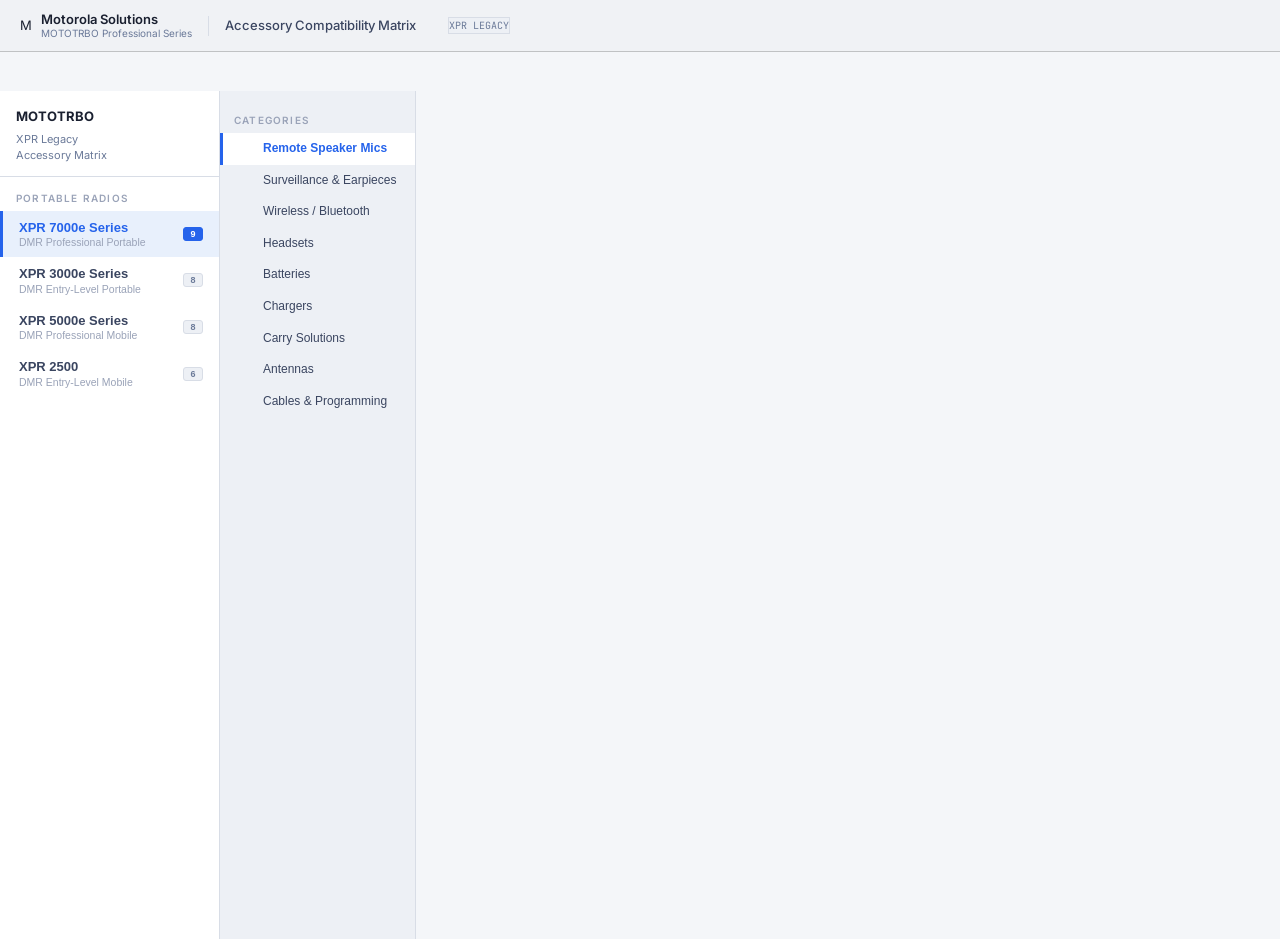
<file: PCR/xpr-legacy.html>
<!DOCTYPE html>
<html lang="en">
<head>
<meta charset="UTF-8">
<meta name="viewport" content="width=device-width, initial-scale=1.0">
<title>MOTOTRBO XPR Legacy — Accessory Compatibility Matrix</title>
<link rel="stylesheet" href="../Shared/styles.css">
<style>
  :root {
    --acc:      #2563eb;
    --acc-lt:   #e8f0fc;
    --acc-dark: #003d82;
  }
</style>
<link rel="preconnect" href="https://fonts.googleapis.com">
<link href="https://fonts.googleapis.com/css2?family=Inter:wght@400;500;600;700&family=JetBrains+Mono:wght@400;600&display=swap" rel="stylesheet">
</head>
<body>

<div class="topbar">
  <div class="tb-brand">
    <div class="tb-m">M</div>
    <div class="tb-name">Motorola Solutions<span>MOTOTRBO Professional Series</span></div>
  </div>
  <div class="tb-sep"></div>
  <span class="tb-title">Accessory Compatibility Matrix</span>
  <div class="tb-spacer"></div>
  <span class="tb-tag">XPR LEGACY</span>
</div>

<div class="page-body">
  <nav class="radio-sidebar" id="radioSidebar"></nav>
  <nav class="cat-sidebar" id="catSidebar"></nav>
  <main class="content-panel" id="contentPanel">
    <div class="content-inner" id="contentInner"></div>
  </main>
</div>

<div class="copy-toast" id="copyToast">Part number copied!</div>

<script>
const CATALOG_TITLE    = 'MOTOTRBO';
const CATALOG_SUBTITLE = 'XPR Legacy<br>Accessory Matrix';
</script>

<script src="xpr-legacy-data.js"></script>
<script src="../Shared/catalog.js"></script>

</body>
</html>
</file>
<file: Shared/styles.css>
/* ============================================================
   MOTOROLA ACCESSORY CATALOG — Shared Stylesheet
   styles.css
   Used by: PCR, Astro, and Tetra catalog pages
   ============================================================ */

/* ── CATALOG ACCENT COLOR VARIABLES ──
   Override these per catalog by adding a <style> block
   in each HTML file after the stylesheet link:

   PCR Catalog:   --acc: #2563eb;  --acc-lt: #e8f0fc;  --acc-dark: #003d82;
   Astro Catalog: --acc: #7c3aed;  --acc-lt: #ede9fe;  --acc-dark: #4c1d95;
   Tetra Catalog: --acc: #0f7a50;  --acc-lt: #e6f6ef;  --acc-dark: #064e35;
   ============================================================ */

*, *::before, *::after { box-sizing: border-box; margin: 0; padding: 0; }

:root {
  --bg:        #f4f6f9;
  --bg2:       #edf0f5;
  --surface:   #ffffff;
  --surface2:  #f9fafb;
  --border:    #d8dde6;
  --border2:   #c8cfd9;
  --text:      #1a2030;
  --text2:     #3a4560;
  --muted:     #6b7a99;
  --dim:       #9aa3b8;
  --blue:      #0057b8;
  --blue-dark: #003d82;
  --blue-mid:  #1a6ed4;
  --blue-lt:   #e8f0fc;
  --blue-acc:  #2563eb;
  --orange:    #d95f00;
  --green:     #0f7a50;
  --green-lt:  #e6f6ef;
  --red:       #c0392b;
  --amber:     #b45309;
  --amber-lt:  #fef3c7;
  --cyan:      #0369a1;
  --cyan-lt:   #e0f2fe;
  --purple:    #5b21b6;
  --purple-lt: #ede9fe;
  --trbo:      #e05c00;
  --trbo-lt:   #fff3ed;
  --radio-w:   220px;
  --cat-w:     196px;
  --radius:    8px;
  --radius-sm: 5px;
  --shadow:    0 1px 3px rgba(0,0,0,0.08), 0 1px 2px rgba(0,0,0,0.05);
  --shadow-md: 0 4px 12px rgba(0,0,0,0.1);

  /* Default accent = PCR Blue — override per catalog */
  --acc:      #2563eb;
  --acc-lt:   #e8f0fc;
  --acc-dark: #003d82;
}

html { scroll-behavior: smooth; }
body {
  font-family: 'Inter', sans-serif;
  background: var(--bg);
  color: var(--text);
  min-height: 100vh;
  overflow: hidden;
  font-size: 13px;
  line-height: 1.5;
}

/* ── TOPBAR ── */
.topbar {
  position: fixed; top: 0; left: 0; right: 0; z-index: 200;
  height: 52px;
  background: #f0f2f5;
  border-bottom: 1px solid rgba(0,0,0,0.2);
  display: flex; align-items: center;
  padding: 0 20px; gap: 16px;
}
.tb-brand { display: flex; align-items: center; gap: 9px; }
.tb-logo {
  height: 32px;
  width: auto;
  object-fit: contain;
  flex-shrink: 0;
}
.tb-name { font-size: 13px; font-weight: 600; color: var(--text); line-height: 1.2; }
.tb-name span { display: block; font-size: 10px; font-weight: 400; color: var(--muted); }
.tb-sep { width: 1px; height: 20px; background: var(--border); }
.tb-title { font-size: 13px; font-weight: 500; color: var(--text2); }
.tb-tag { font-family: 'JetBrains Mono', monospace; font-size: 10px; color: var(--muted); background: var(--bg2); border: 1px solid var(--border);
}

/* ── THREE-PANEL LAYOUT ── */
.page-body {
  display: flex;
  margin-top: 52px;
  height: calc(100vh - 52px);
  overflow: hidden;
}

/* ── PANEL 1 — RADIO LIST ── */
.radio-sidebar {
  width: var(--radio-w); flex-shrink: 0;
  background: var(--surface);
  border-right: 1px solid var(--border);
  display: flex; flex-direction: column;
  overflow-y: auto; height: 100%;
}
.rs-logo-row {
  padding: 16px 16px 12px;
  border-bottom: 1px solid var(--border);
  flex-shrink: 0;
}
.rs-logo-row p { font-size: 11px; color: var(--muted); line-height: 1.5; margin-top: 4px; }
.rs-group-label {
  font-size: 10px; font-weight: 600; letter-spacing: 1.2px;
  text-transform: uppercase; color: var(--dim);
  padding: 14px 16px 5px;
}
.rs-divider { height: 1px; background: var(--border); margin: 6px 12px; }
.radio-btn {
  display: flex; align-items: center;
  width: 100%; padding: 9px 16px;
  border: none; background: none;
  cursor: pointer; text-align: left;
  border-left: 3px solid transparent;
  transition: background 0.12s, border-color 0.12s;
  gap: 10px;
}
.radio-btn:hover { background: var(--bg); }
.radio-btn.active { background: var(--acc-lt); border-left-color: var(--acc); }
.rb-inner { flex: 1; min-width: 0; }
.rb-name { font-size: 13px; font-weight: 600; color: var(--text2); display: block; line-height: 1.2; transition: color 0.12s; }
.radio-btn.active .rb-name { color: var(--acc); }
.rb-sub { font-size: 10.5px; color: var(--dim); display: block; margin-top: 1px; }
.rb-badge {
  font-size: 9px; font-weight: 700; letter-spacing: 0.5px;
  padding: 1px 6px; border-radius: 3px; flex-shrink: 0;
  background: var(--bg2); color: var(--muted);
  border: 1px solid var(--border);
}
.radio-btn.active .rb-badge { background: var(--acc); color: #fff; border-color: var(--acc); }

/* ── PANEL 2 — CATEGORIES ── */
.cat-sidebar {
  width: var(--cat-w); flex-shrink: 0;
  background: var(--bg2);
  border-right: 1px solid var(--border);
  overflow-y: auto; height: 100%;
  padding: 12px 0;
}
.cs-label {
  font-size: 10px; font-weight: 600; letter-spacing: 1.2px;
  text-transform: uppercase; color: var(--dim);
  padding: 10px 14px 5px;
}
.cs-divider { height: 1px; background: var(--border); margin: 5px 10px; }
.cat-btn {
  display: flex; align-items: center; gap: 8px;
  width: 100%; padding: 8px 14px;
  border: none; background: none;
  cursor: pointer; text-align: left;
  border-left: 3px solid transparent;
  transition: background 0.12s;
}
.cat-btn:hover { background: var(--bg); }
.cat-btn.active { background: var(--surface); border-left-color: var(--acc); }
.cb-icon { font-size: 13px; width: 18px; text-align: center; flex-shrink: 0; }
.cb-label { font-size: 12px; font-weight: 500; color: var(--text2); flex: 1; line-height: 1.3; transition: color 0.12s; }
.cat-btn.active .cb-label { color: var(--acc); font-weight: 600; }

/* ── PANEL 3 — CONTENT ── */
.content-panel {
  flex: 1; min-width: 0;
  overflow-y: auto; height: 100%;
  background: var(--bg);
}
.content-inner { padding: 24px; max-width: 1400px; }

/* ── RADIO HEADER ── */
.radio-header {
  background: var(--surface);
  border: 1px solid var(--border);
  border-radius: var(--radius);
  padding: 20px 24px;
  margin-bottom: 20px;
  display: flex; align-items: flex-start; gap: 20px;
  box-shadow: var(--shadow);
}
.rh-img-wrap {
  width: 90px; height: 110px; flex-shrink: 0;
  display: flex; align-items: center; justify-content: center;
  background: #fff;
  border: 2px solid var(--acc);
  border-radius: 8px;
  overflow: hidden;
}
.rh-img { width: 100%; height: 100%; object-fit: contain; display: block; }
.rh-img-placeholder { font-size: 3rem; color: var(--dim); }
.rh-info { flex: 1; min-width: 0; }
.rh-name { font-size: 22px; font-weight: 700; color: var(--text); line-height: 1.1; }
.rh-sub { font-size: 13px; color: var(--muted); margin-top: 3px; }
.rh-tags { display: flex; flex-wrap: wrap; gap: 6px; margin-top: 10px; }
.rh-tag {
  font-size: 10.5px; font-weight: 600; letter-spacing: 0.3px;
  padding: 3px 9px; border-radius: 4px;
  background: var(--acc-lt); color: var(--acc);
  border: 1px solid #bdd5f7;
}
.rh-tag.orange { background: var(--trbo-lt); color: var(--trbo); border-color: #fac7a0; }
.rh-tag.green  { background: var(--green-lt); color: var(--green); border-color: #9fdcbe; }
.rh-tag.amber  { background: var(--amber-lt); color: var(--amber); border-color: #f5d98a; }
.rh-tag.purple { background: var(--purple-lt); color: var(--purple); border-color: #c4b5fd; }
.rh-tag.red    { background: #fee2e2; color: var(--red); border-color: #fca5a5; }

/* ── CATEGORY SECTION ── */
.cat-section { margin-bottom: 24px; }
.cat-section-header {
  display: flex; align-items: center; gap: 10px;
  margin-bottom: 12px; padding-bottom: 8px;
  border-bottom: 2px solid var(--border);
}
.cat-section-icon { font-size: 16px; }
.cat-section-title { font-size: 15px; font-weight: 700; color: var(--text); }
.cat-section-count {
  font-size: 10px; font-weight: 600;
  padding: 2px 7px; border-radius: 10px;
  background: var(--bg2); color: var(--muted);
  border: 1px solid var(--border);
}

/* ── ACCESSORY SUBSECTION ── */
.acc-subsection { margin-bottom: 16px; }
.acc-subsection-title {
  font-size: 11px; font-weight: 700; letter-spacing: 0.8px;
  text-transform: uppercase; color: var(--muted);
  margin-bottom: 8px; padding: 5px 10px;
  background: var(--bg2); border-radius: var(--radius-sm);
  border-left: 3px solid var(--border2);
}

/* ── ACCESSORY TABLE ── */
.acc-table {
  width: 100%;
  border-collapse: collapse;
  background: var(--surface);
  border: 1px solid var(--border);
  border-radius: var(--radius);
  overflow: hidden;
  box-shadow: var(--shadow);
  font-size: 12.5px;
}
.acc-table th {
  background: var(--bg2);
  color: var(--muted);
  font-size: 10px; font-weight: 700;
  letter-spacing: 0.8px; text-transform: uppercase;
  padding: 8px 12px; text-align: left;
  border-bottom: 1px solid var(--border);
}
.acc-table td {
  padding: 9px 12px;
  border-bottom: 1px solid var(--border);
  vertical-align: top;
}
.acc-table tr:last-child td { border-bottom: none; }
.acc-table tr:nth-child(even) td { background: var(--surface2); }
.acc-table tr:hover td { background: var(--acc-lt); }
.pn {
  font-family: 'JetBrains Mono', monospace;
  font-size: 11.5px; font-weight: 600;
  color: var(--acc);
  white-space: nowrap;
  cursor: pointer;
}
.pn:hover { text-decoration: underline; }
.desc { color: var(--text2); line-height: 1.4; }
.note { color: var(--muted); font-size: 11.5px; font-style: italic; }
.badge-cell { white-space: nowrap; }
.badge {
  display: inline-block;
  font-size: 9.5px; font-weight: 700; letter-spacing: 0.3px;
  padding: 2px 6px; border-radius: 3px; margin: 1px 2px 1px 0;
}
.badge-impres { background: var(--acc-lt); color: var(--acc); border: 1px solid #bdd5f7; }
.badge-ul     { background: var(--amber-lt); color: var(--amber); border: 1px solid #f5d98a; }
.badge-ip68   { background: var(--cyan-lt); color: var(--cyan); border: 1px solid #7dd3fc; }
.badge-ip67   { background: #e0f2fe; color: #0369a1; border: 1px solid #93c5fd; }
.badge-ip66   { background: #f0f9ff; color: #0c4a6e; border: 1px solid #bae6fd; }
.badge-ip54   { background: #fefce8; color: #713f12; border: 1px solid #fde68a; }
.badge-green  { background: var(--green-lt); color: var(--green); border: 1px solid #9fdcbe; }
.badge-orange { background: var(--trbo-lt); color: var(--trbo); border: 1px solid #fac7a0; }
.badge-purple { background: var(--purple-lt); color: var(--purple); border: 1px solid #c4b5fd; }

/* ── COPY TOAST ── */
.copy-toast {
  position: fixed; bottom: 24px; right: 24px; z-index: 9999;
  background: var(--text); color: #fff;
  padding: 8px 16px; border-radius: 6px;
  font-size: 12px; font-weight: 500;
  opacity: 0; pointer-events: none;
  transition: opacity 0.2s;
  box-shadow: var(--shadow-md);
}
.copy-toast.show { opacity: 1; }

/* ── EMPTY STATE ── */
.empty-state {
  text-align: center; padding: 60px 20px; color: var(--muted);
}
.empty-state .es-icon { font-size: 40px; margin-bottom: 12px; }
.empty-state p { font-size: 14px; }

/* ── FEATURE TABLE ── */
.table-wrap {
  background: var(--surface);
  border: 1px solid var(--border);
  border-radius: var(--radius);
  overflow: hidden; overflow-x: auto;
  box-shadow: var(--shadow);
  margin-bottom: 8px;
}
.table-wrap table { width: 100%; border-collapse: collapse; font-size: 12.5px; }
.table-wrap thead tr { background: var(--bg2); border-bottom: 2px solid var(--border); }
.table-wrap thead th {
  padding: 8px 12px; text-align: left;
  font-size: 10px; font-weight: 700;
  letter-spacing: 0.8px; text-transform: uppercase;
  color: var(--muted); white-space: nowrap;
}
.table-wrap thead th.tc { text-align: center; }
.table-wrap tbody tr { border-bottom: 1px solid var(--border); transition: background 0.1s; }
.table-wrap tbody tr:last-child { border-bottom: none; }
.table-wrap tbody tr:hover { background: var(--bg); cursor: pointer; }
.table-wrap td { padding: 10px 12px; vertical-align: middle; }
.table-wrap td:nth-child(2) { min-width: 300px; max-width: 420px; }
.table-wrap td:nth-child(n+3) { width: 80px; text-align: center; }
.table-wrap td.tc { text-align: center; }
.td-main { font-weight: 500; color: var(--text); line-height: 1.35; white-space: normal; max-width: 400px; }
.td-note { font-size: 11px; color: var(--muted); margin-top: 3px; line-height: 1.4; }
.ck   { color: var(--green); font-size: 15px; font-weight: 700; }
.dash { color: var(--dim); font-size: 13px; }
.fp {
  display: inline-block; font-size: 10px; font-weight: 600;
  letter-spacing: 0.2px; padding: 1px 6px; border-radius: 3px;
  margin: 1px; white-space: nowrap; border: 1px solid transparent;
}
.fp-ip68   { background: var(--cyan-lt);   color: var(--cyan);     border-color: #bae6fd; }
.fp-ip54   { background: #f0fdf4;          color: #166534;         border-color: #bbf7d0; }
.fp-ul     { background: #fff7ed;          color: var(--orange);   border-color: #fed7aa; }
.fp-impres { background: var(--green-lt);  color: var(--green);    border-color: #a7f3d0; }
.fp-bt     { background: var(--purple-lt); color: var(--purple);   border-color: #ddd6fe; }
.fp-dmr    { background: var(--acc-lt);    color: var(--acc);      border-color: #bfdbfe; }
.fp-gray   { background: var(--bg2);       color: var(--muted);    border-color: var(--border); }
</file>
